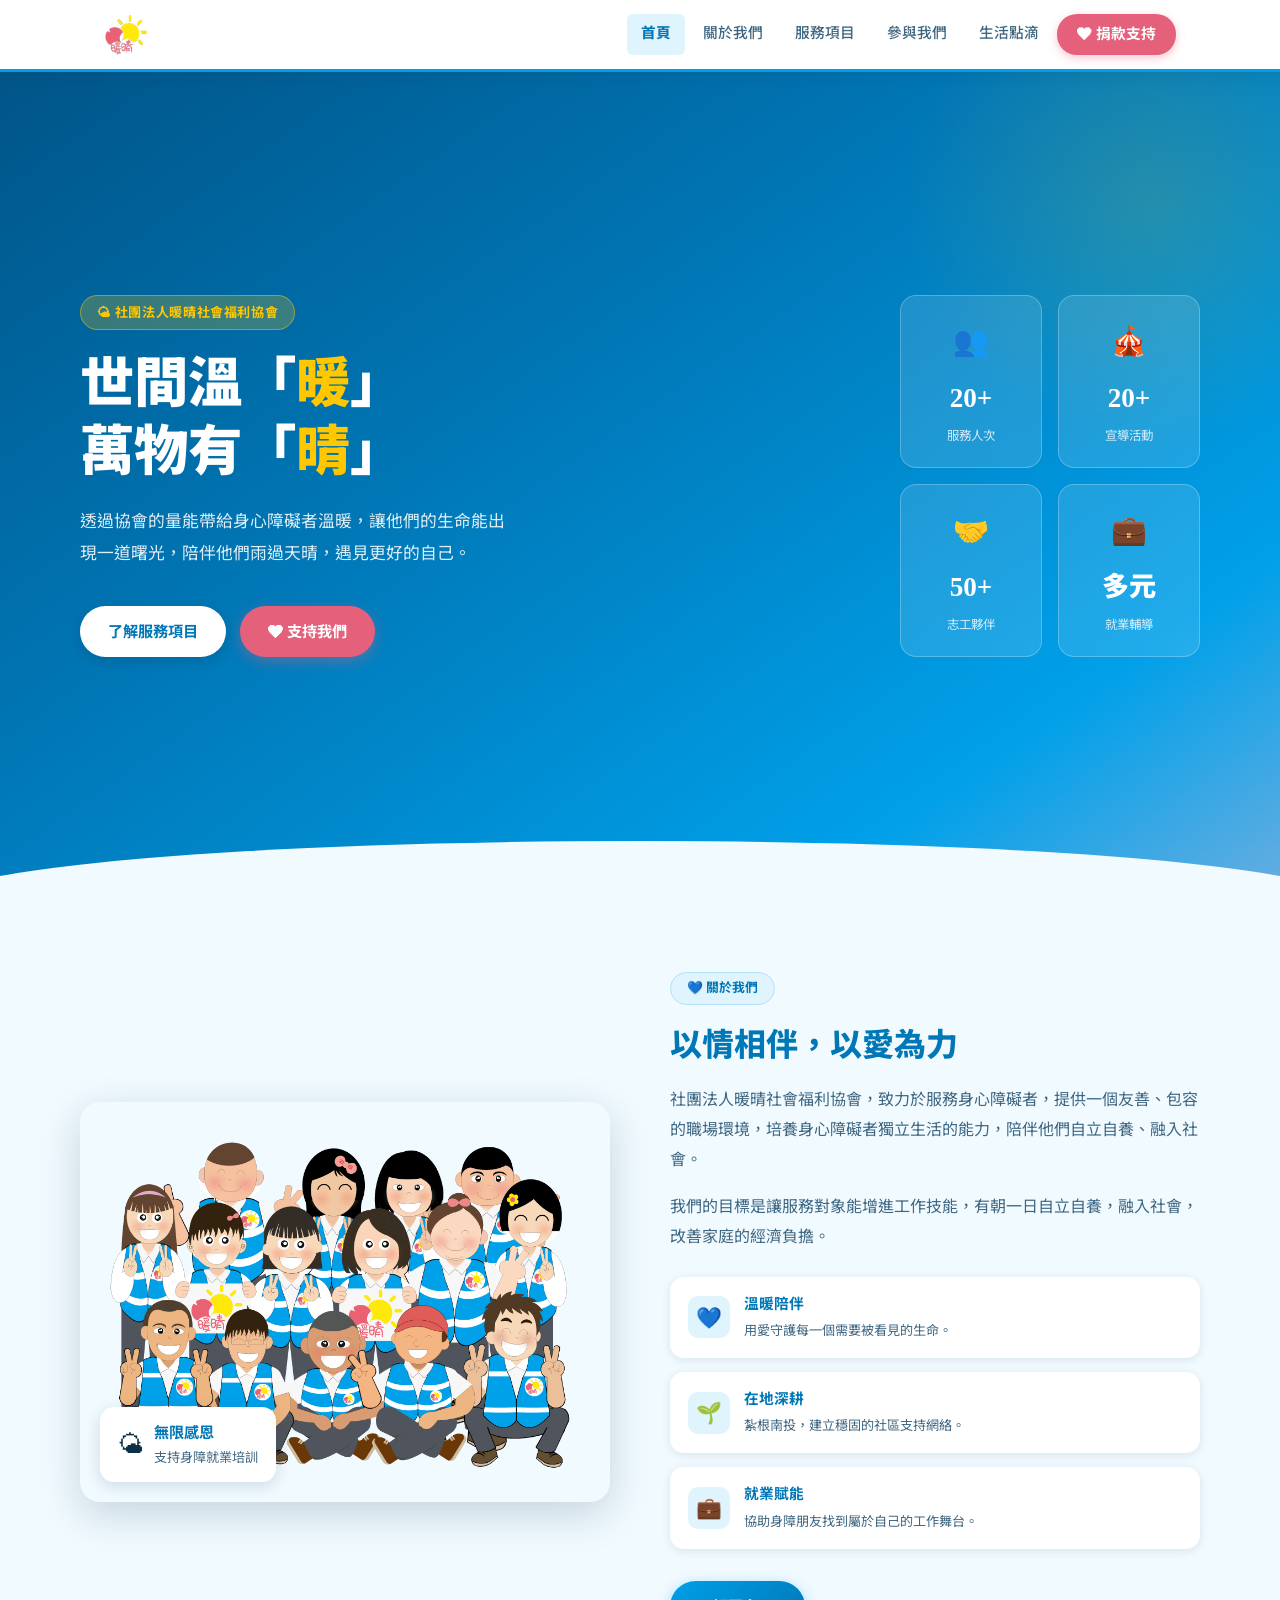
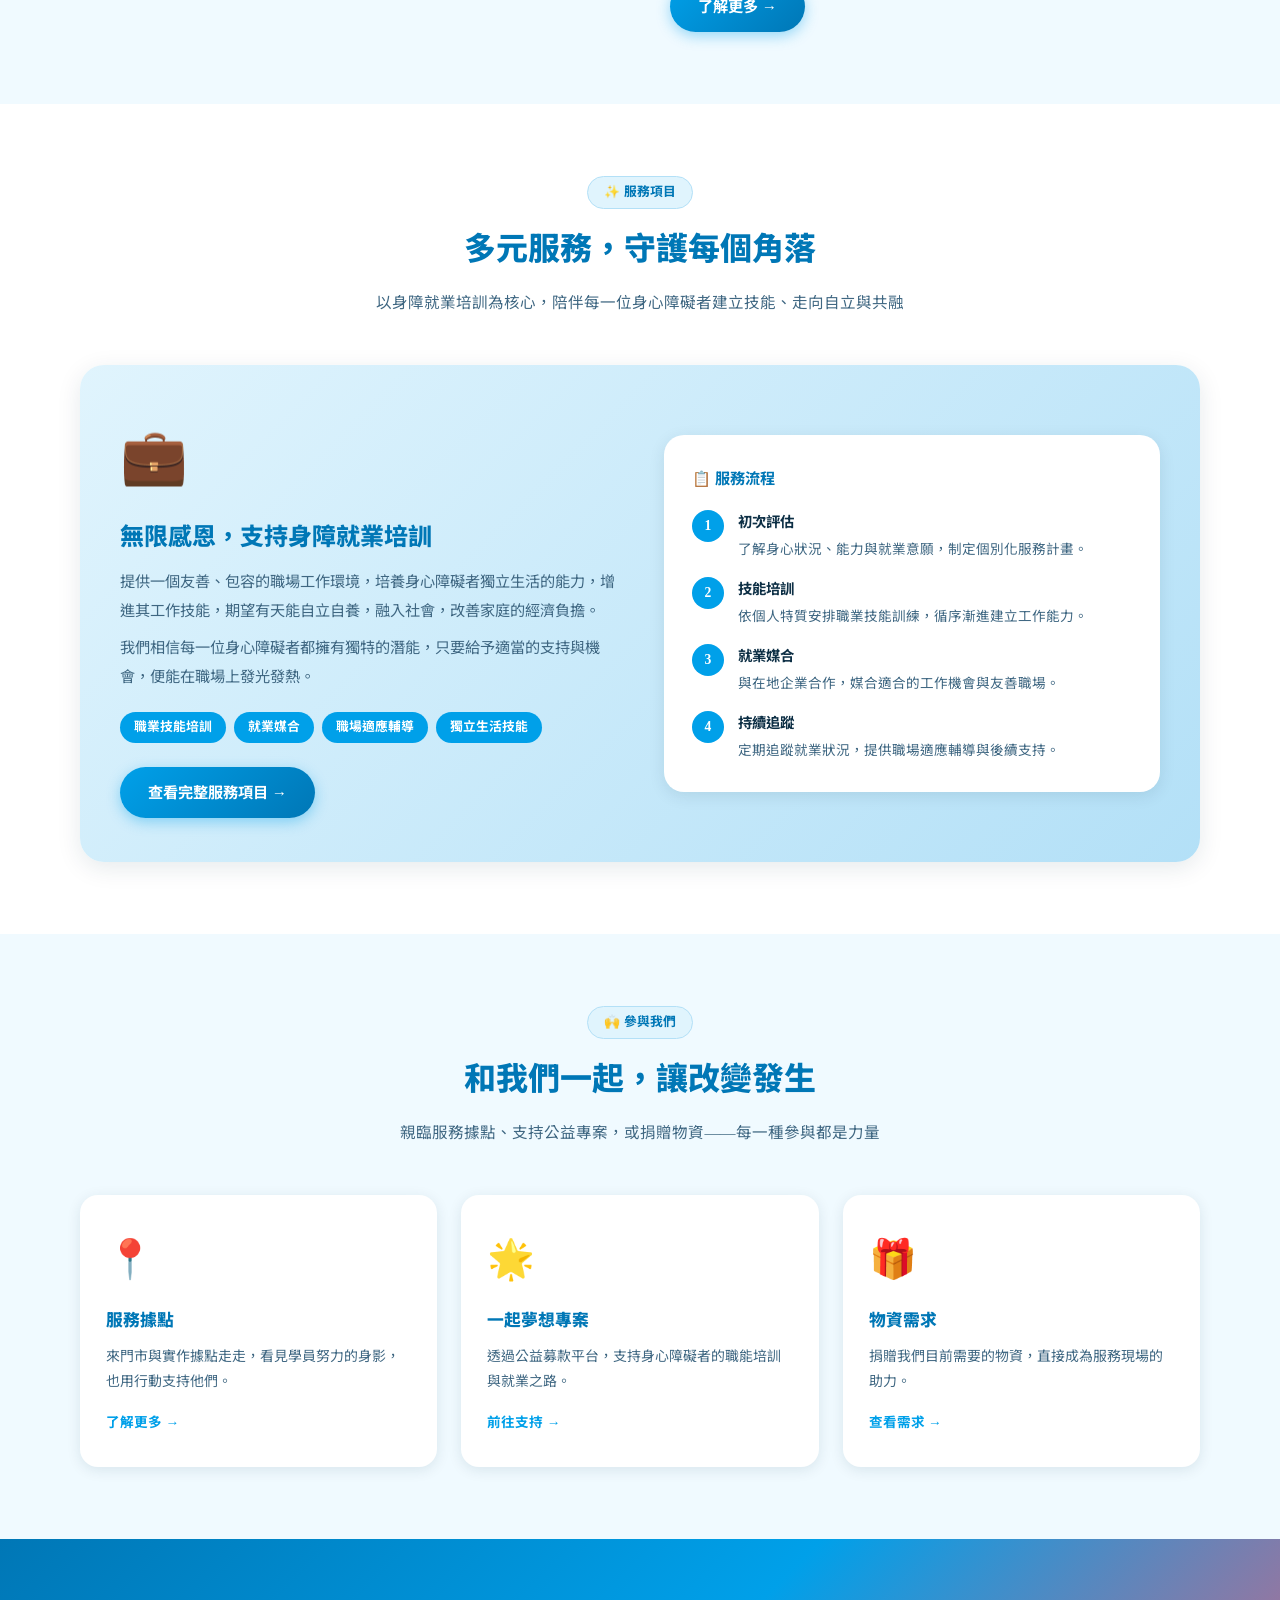
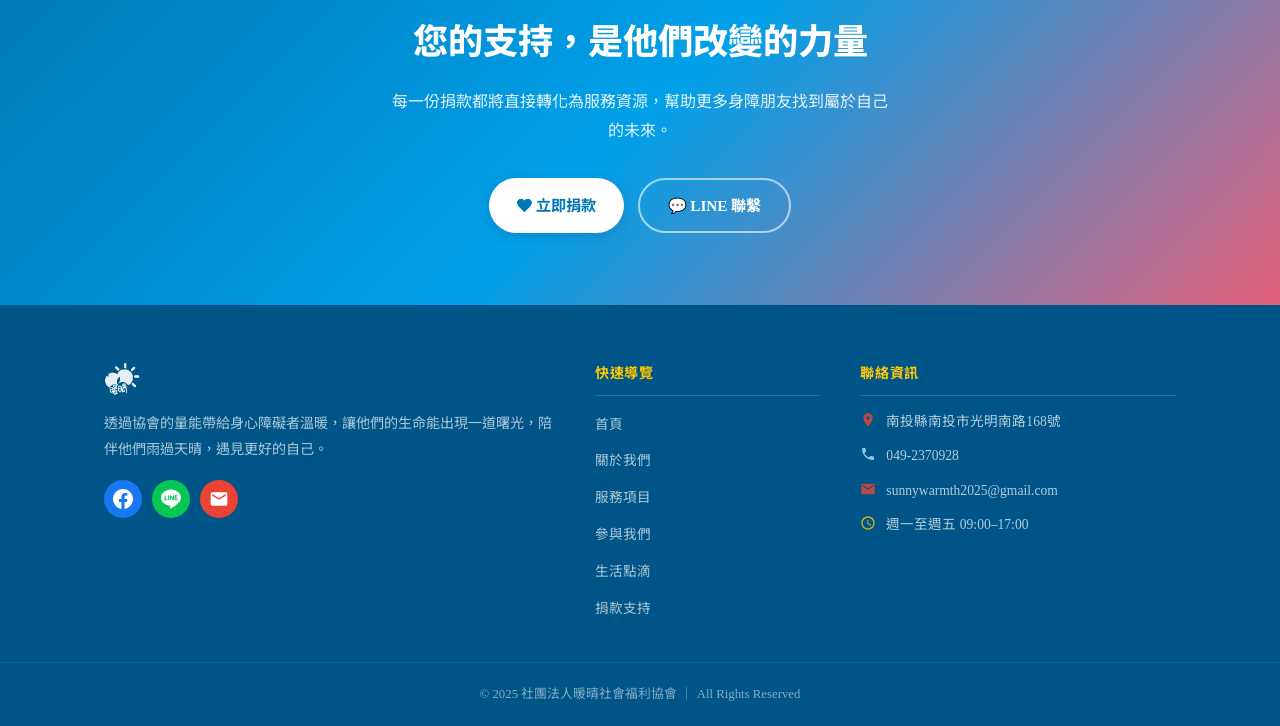
<file: index.html>
<!DOCTYPE html>
<html lang="zh-TW">
<head>
  <meta charset="UTF-8" />
  <meta name="viewport" content="width=device-width, initial-scale=1.0" />
  <title>社團法人暖晴社會福利協會</title>
  <meta name="description" content="社團法人暖晴社會福利協會｜立足南投草屯，以身心障礙者就業培訓為核心，陪伴身障學員建立技能、走向自立。歡迎認識我們的服務、生活點滴與捐款方式。" />
  <meta property="og:type" content="website" />
  <meta property="og:site_name" content="社團法人暖晴社會福利協會" />
  <meta property="og:title" content="社團法人暖晴社會福利協會" />
  <meta property="og:description" content="立足南投草屯，以身心障礙者就業培訓為核心，陪伴身障學員建立技能、走向自立。" />
  <meta property="og:image" content="https://sunnywarmth2025.com.tw/team-photo.png" />
  <meta property="og:url" content="https://sunnywarmth2025.com.tw/" />
  <meta property="og:locale" content="zh_TW" />
  <meta name="twitter:card" content="summary_large_image" />
  <link rel="icon" type="image/png" href="logo.png" />
  <link rel="apple-touch-icon" href="logo.png" />
  <link rel="stylesheet" href="style.css" />
  <style>
    /* Hero */
    .hero {
      min-height: calc(100vh - var(--nav-h));
      background: linear-gradient(145deg, var(--vest-darker) 0%, var(--vest-deep) 40%, var(--vest) 80%, #68AEE0 100%);
      display: flex; align-items: center;
      padding: 60px 24px 80px;
      position: relative; overflow: hidden;
    }
    .hero::after {
      content:''; position:absolute; bottom:-1px; left:0; right:0;
      height:60px; background:var(--vest-cream);
      clip-path:ellipse(55% 100% at 50% 100%);
    }
    .hero::before {
      content:''; position:absolute; top:-120px; right:-120px;
      width:500px; height:500px; border-radius:50%;
      background:radial-gradient(circle,rgba(255,199,0,.14) 0%,transparent 70%);
    }
    .hero-inner {
      max-width:1120px; margin:0 auto; width:100%;
      display:flex; align-items:center; gap:60px;
      position:relative; z-index:1;
    }
    .hero-text { flex:1; color:var(--white); }
    .hero-tag {
      display:inline-block;
      background:rgba(255,199,0,.22); color:var(--logo-yellow);
      border:1.5px solid rgba(255,199,0,.45);
      border-radius:20px; padding:5px 16px;
      font-size:.82rem; font-weight:700; margin-bottom:20px; letter-spacing:.05em;
    }
    .hero-title { font-size:clamp(2rem,4.5vw,3.4rem); font-weight:900; line-height:1.25; margin-bottom:20px; }
    .hero-title em { color:var(--logo-yellow); font-style:normal; }
    .hero-desc { font-size:1.05rem; opacity:.88; line-height:1.9; max-width:440px; margin-bottom:36px; }
    .hero-btns { display:flex; gap:14px; flex-wrap:wrap; }
    .hero-stats { display:grid; grid-template-columns:1fr 1fr; gap:16px; flex:0 0 300px; }
    .stat-card {
      background:rgba(255,255,255,.12); backdrop-filter:blur(8px);
      border:1px solid rgba(255,255,255,.25);
      border-radius:16px; padding:20px 16px; text-align:center; color:var(--white);
      transition:transform .2s;
    }
    .stat-card:hover { transform:translateY(-4px); }
    .stat-icon { font-size:1.8rem; margin-bottom:6px; }
    .stat-num  { font-size:1.7rem; font-weight:900; }
    .stat-label{ font-size:.78rem; opacity:.8; margin-top:2px; }

    /* About */
    .about-grid { display:grid; grid-template-columns:1fr 1fr; gap:60px; align-items:center; }
    .about-photo { border-radius:20px; overflow:hidden; box-shadow:0 12px 40px rgba(13,47,69,.18); position:relative; }
    .about-photo img { width:100%; height:400px; object-fit:cover; }
    .about-photo-badge {
      position:absolute; bottom:20px; left:20px;
      background:var(--white); border-radius:14px; padding:12px 18px;
      box-shadow:0 4px 16px rgba(13,47,69,.15);
      display:flex; align-items:center; gap:10px;
    }
    .badge-icon { font-size:1.6rem; }
    .badge-text { font-size:.82rem; color:var(--text-soft); }
    .badge-text strong { display:block; color:var(--vest-deep); font-size:.95rem; }
    .about-text p { color:var(--text-soft); margin-bottom:16px; line-height:1.9; }
    .about-values { display:flex; flex-direction:column; gap:14px; margin:24px 0 32px; }
    .value-row {
      display:flex; align-items:center; gap:14px;
      background:var(--white); border-radius:14px;
      padding:14px 18px; box-shadow:0 2px 10px var(--shadow);
    }
    .v-icon {
      width:42px; height:42px; border-radius:10px;
      background:var(--vest-pale);
      display:flex; align-items:center; justify-content:center;
      font-size:1.3rem; flex-shrink:0;
    }
    .value-row h4 { font-size:.92rem; font-weight:700; color:var(--vest-deep); margin-bottom:2px; }
    .value-row p  { font-size:.82rem; color:var(--text-soft); margin:0; }

    /* Services — 核心服務（首頁直接呈現） */
    .core-service-card {
      background:linear-gradient(135deg,var(--vest-pale),var(--vest-light));
      border-radius:24px; padding:44px 40px;
      display:grid; grid-template-columns:1fr 1fr; gap:48px; align-items:center;
      box-shadow:0 6px 24px var(--shadow);
    }
    .cs-icon { font-size:3.4rem; margin-bottom:14px; }
    .core-service-card h3 { font-size:1.5rem; font-weight:800; color:var(--vest-deep); margin-bottom:14px; line-height:1.4; }
    .core-service-card .cs-intro { color:var(--text-soft); line-height:1.9; margin-bottom:8px; font-size:.95rem; }
    .cs-tags { display:flex; flex-wrap:wrap; gap:8px; margin-top:20px; }
    .cs-tag { background:var(--vest); color:var(--white); border-radius:20px; padding:4px 14px; font-size:.8rem; font-weight:700; }
    .cs-steps-box { background:var(--white); border-radius:20px; padding:30px 28px; box-shadow:0 4px 16px var(--shadow); }
    .cs-steps-box h4 { font-size:.95rem; font-weight:700; color:var(--vest-deep); margin-bottom:18px; }
    .cs-steps { display:flex; flex-direction:column; gap:16px; }
    .cs-step { display:flex; align-items:flex-start; gap:14px; }
    .cs-num { width:32px; height:32px; border-radius:50%; background:var(--vest); color:var(--white);
      display:flex; align-items:center; justify-content:center; font-size:.85rem; font-weight:700; flex-shrink:0; }
    .cs-step h5 { font-size:.9rem; font-weight:700; color:var(--text-main); margin-bottom:2px; }
    .cs-step p { font-size:.85rem; color:var(--text-soft); line-height:1.7; margin:2px 0 0; }
    @media(max-width:900px){ .core-service-card { grid-template-columns:1fr; padding:32px 24px; gap:32px; } }

    /* 參與我們 teaser */
    .join-grid { display:grid; grid-template-columns:repeat(3,1fr); gap:24px; }
    .join-card { background:var(--white); border-radius:18px; padding:30px 26px; box-shadow:0 3px 14px var(--shadow);
      transition:transform .25s, box-shadow .25s; display:block; }
    .join-card:hover { transform:translateY(-6px); box-shadow:0 12px 30px rgba(13,47,69,.14); }
    .join-icon { font-size:2.4rem; margin-bottom:12px; }
    .join-card h3 { font-size:1.05rem; font-weight:800; color:var(--vest-deep); margin-bottom:8px; }
    .join-card p  { font-size:.87rem; color:var(--text-soft); line-height:1.8; margin-bottom:14px; }
    .join-link { font-size:.85rem; color:var(--vest); font-weight:700; }
    .join-card:hover .join-link { text-decoration:underline; }

    /* CTA */
    .cta-banner { background:linear-gradient(135deg,var(--vest-deep) 0%,var(--vest) 50%,var(--logo-pink) 100%); color:var(--white); text-align:center; padding:72px 24px; }
    .cta-banner h2 { font-size:clamp(1.6rem,3vw,2.2rem); font-weight:800; margin-bottom:14px; }
    .cta-banner p  { opacity:.88; max-width:500px; margin:0 auto 32px; font-size:1rem; }
    .cta-buttons   { display:flex; gap:14px; justify-content:center; flex-wrap:wrap; }

    @media(max-width:900px){
      .hero-inner { flex-direction:column; }
      .hero-stats { flex:none; width:100%; grid-template-columns:repeat(4,1fr); }
      .stat-card:nth-child(2),.stat-card:nth-child(3){ margin-top:0; }
      .about-grid,.join-grid { grid-template-columns:1fr; }
    }
    @media(max-width:480px){
      .hero-stats { grid-template-columns:1fr 1fr; }
    }
    /* 首頁彈出公告（內容在後台「彈出公告」設定） */
    .promo-overlay { position: fixed; inset: 0; z-index: 2000; background: rgba(13,47,69,0.65);
      display: none; align-items: center; justify-content: center; padding: 16px; }
    .promo-overlay.open { display: flex; }
    .promo-box { position: relative; background: var(--white); border-radius: 16px; width: min(440px, 100%);
      max-height: calc(100vh - 32px); overflow: auto; box-shadow: 0 12px 40px rgba(0,0,0,0.3); }
    .promo-box img { display: block; width: 100%; height: auto; max-height: 62vh; object-fit: contain; background: var(--white); border-radius: 16px 16px 0 0; }
    .promo-body { padding: 16px 20px 20px; text-align: center; }
    .promo-body h3 { color: var(--vest-deep); font-size: 1.15rem; margin: 0 0 6px; }
    .promo-body p { color: var(--text-soft); margin: 0 0 14px; font-size: 0.95rem; }
    .promo-btn { display: inline-block; background: var(--red); color: var(--white); text-decoration: none;
      font-weight: bold; padding: 10px 28px; border-radius: 999px; }
    .promo-btn:hover { filter: brightness(1.08); }
    .promo-close { position: absolute; top: 8px; right: 8px; width: 36px; height: 36px; border: none; border-radius: 50%;
      background: rgba(0,0,0,0.55); color: var(--white); font-size: 20px; line-height: 36px; cursor: pointer; }
  </style>
</head>
<body>

<nav class="site-nav">
  <div class="nav-inner">
    <a href="index.html" class="nav-logo">
      <img src="logo.png" alt="暖晴社會福利協會 Logo" />
    </a>
    <div class="nav-links">
      <a href="index.html" class="active">首頁</a>
      <a href="about.html">關於我們</a>
      <a href="services.html">服務項目</a>
      <a href="participate.html">參與我們</a>
      <a href="gallery.html">生活點滴</a>
      <a href="donate.html" class="nav-cta">❤ 捐款支持</a>
    </div>
    <button class="nav-hamburger" id="hamburger" aria-label="選單"><span></span><span></span><span></span></button>
  </div>
</nav>
<div class="mobile-nav" id="mobile-nav">
  <a href="index.html">首頁</a>
  <a href="about.html">關於我們</a>
  <a href="services.html">服務項目</a>
  <a href="participate.html">參與我們</a>
      <a href="gallery.html">生活點滴</a>
  <a href="donate.html" class="mobile-cta">❤ 捐款支持</a>
</div>

<!-- Hero -->
<section class="hero">
  <div class="hero-inner">
    <div class="hero-text">
      <div class="hero-tag">🌤 社團法人暖晴社會福利協會</div>
      <h1 class="hero-title">世間溫「<em>暖</em>」<br>萬物有「<em>晴</em>」</h1>
      <p class="hero-desc">透過協會的量能帶給身心障礙者溫暖，讓他們的生命能出現一道曙光，陪伴他們雨過天晴，遇見更好的自己。</p>
      <div class="hero-btns">
        <a href="services.html" class="btn btn-white">了解服務項目</a>
        <a href="donate.html"   class="btn btn-pink">❤ 支持我們</a>
      </div>
    </div>
    <div class="hero-stats">
      <div class="stat-card"><div class="stat-icon">👥</div><div class="stat-num">20+</div><div class="stat-label">服務人次</div></div>
      <div class="stat-card"><div class="stat-icon">🎪</div><div class="stat-num">20+</div><div class="stat-label">宣導活動</div></div>
      <div class="stat-card"><div class="stat-icon">🤝</div><div class="stat-num">50+</div><div class="stat-label">志工夥伴</div></div>
      <div class="stat-card"><div class="stat-icon">💼</div><div class="stat-num">多元</div><div class="stat-label">就業輔導</div></div>
    </div>
  </div>
</section>

<!-- 關於我們 -->
<section class="section" style="background:var(--vest-cream)">
  <div class="container">
    <div class="about-grid">
      <div class="about-photo">
        <img src="team-photo.png" alt="暖晴協會工作團隊" />
        <div class="about-photo-badge">
          <span class="badge-icon">🌤</span>
          <div class="badge-text"><strong>無限感恩</strong>支持身障就業培訓</div>
        </div>
      </div>
      <div class="about-text">
        <span class="section-badge">💙 關於我們</span>
        <h2 class="section-title">以情相伴，以愛為力</h2>
        <p>社團法人暖晴社會福利協會，致力於服務身心障礙者，提供一個友善、包容的職場環境，培養身心障礙者獨立生活的能力，陪伴他們自立自養、融入社會。</p>
        <p>我們的目標是讓服務對象能增進工作技能，有朝一日自立自養，融入社會，改善家庭的經濟負擔。</p>
        <div class="about-values">
          <div class="value-row"><div class="v-icon">💙</div><div><h4>溫暖陪伴</h4><p>用愛守護每一個需要被看見的生命。</p></div></div>
          <div class="value-row"><div class="v-icon">🌱</div><div><h4>在地深耕</h4><p>紮根南投，建立穩固的社區支持網絡。</p></div></div>
          <div class="value-row"><div class="v-icon">💼</div><div><h4>就業賦能</h4><p>協助身障朋友找到屬於自己的工作舞台。</p></div></div>
        </div>
        <a href="about.html" class="btn btn-primary">了解更多 →</a>
      </div>
    </div>
  </div>
</section>

<!-- 服務項目 -->
<section class="section section-light">
  <div class="container">
    <div class="section-head-center">
      <span class="section-badge">✨ 服務項目</span>
      <h2 class="section-title">多元服務，守護每個角落</h2>
      <p class="section-desc">以身障就業培訓為核心，陪伴每一位身心障礙者建立技能、走向自立與共融</p>
    </div>
    <div class="core-service-card">
      <div>
        <div class="cs-icon">💼</div>
        <h3>無限感恩，支持身障就業培訓</h3>
        <p class="cs-intro">提供一個友善、包容的職場工作環境，培養身心障礙者獨立生活的能力，增進其工作技能，期望有天能自立自養，融入社會，改善家庭的經濟負擔。</p>
        <p class="cs-intro">我們相信每一位身心障礙者都擁有獨特的潛能，只要給予適當的支持與機會，便能在職場上發光發熱。</p>
        <div class="cs-tags">
          <span class="cs-tag">職業技能培訓</span>
          <span class="cs-tag">就業媒合</span>
          <span class="cs-tag">職場適應輔導</span>
          <span class="cs-tag">獨立生活技能</span>
        </div>
        <a href="services.html" class="btn btn-primary" style="margin-top:24px">查看完整服務項目 →</a>
      </div>
      <div class="cs-steps-box">
        <h4>📋 服務流程</h4>
        <div class="cs-steps">
          <div class="cs-step"><div class="cs-num">1</div><div><h5>初次評估</h5><p>了解身心狀況、能力與就業意願，制定個別化服務計畫。</p></div></div>
          <div class="cs-step"><div class="cs-num">2</div><div><h5>技能培訓</h5><p>依個人特質安排職業技能訓練，循序漸進建立工作能力。</p></div></div>
          <div class="cs-step"><div class="cs-num">3</div><div><h5>就業媒合</h5><p>與在地企業合作，媒合適合的工作機會與友善職場。</p></div></div>
          <div class="cs-step"><div class="cs-num">4</div><div><h5>持續追蹤</h5><p>定期追蹤就業狀況，提供職場適應輔導與後續支持。</p></div></div>
        </div>
      </div>
    </div>
  </div>
</section>

<!-- 參與我們 -->
<section class="section" style="background:var(--vest-cream)">
  <div class="container">
    <div class="section-head-center">
      <span class="section-badge">🙌 參與我們</span>
      <h2 class="section-title">和我們一起，讓改變發生</h2>
      <p class="section-desc">親臨服務據點、支持公益專案，或捐贈物資——每一種參與都是力量</p>
    </div>
    <div class="join-grid">
      <a href="participate.html" class="join-card">
        <div class="join-icon">📍</div>
        <h3>服務據點</h3>
        <p>來門市與實作據點走走，看見學員努力的身影，也用行動支持他們。</p>
        <span class="join-link">了解更多 →</span>
      </a>
      <a href="participate.html" class="join-card">
        <div class="join-icon">🌟</div>
        <h3>一起夢想專案</h3>
        <p>透過公益募款平台，支持身心障礙者的職能培訓與就業之路。</p>
        <span class="join-link">前往支持 →</span>
      </a>
      <a href="participate.html" class="join-card">
        <div class="join-icon">🎁</div>
        <h3>物資需求</h3>
        <p>捐贈我們目前需要的物資，直接成為服務現場的助力。</p>
        <span class="join-link">查看需求 →</span>
      </a>
    </div>
  </div>
</section>

<!-- 捐款 CTA -->
<section class="cta-banner">
  <h2>您的支持，是他們改變的力量</h2>
  <p>每一份捐款都將直接轉化為服務資源，幫助更多身障朋友找到屬於自己的未來。</p>
  <div class="cta-buttons">
    <a href="donate.html" class="btn btn-white">❤ 立即捐款</a>
    <a href="https://lin.ee/Nr1C5TR" target="_blank" rel="noopener" class="btn btn-outline" style="border-color:rgba(255,255,255,.6);color:var(--white)">💬 LINE 聯繫</a>
  </div>
</section>

<!-- Footer -->
<footer class="site-footer">
  <div class="footer-top">
    <div class="footer-brand">
      <img src="logo.png" alt="暖晴社會福利協會" />
      <p>透過協會的量能帶給身心障礙者溫暖，讓他們的生命能出現一道曙光，陪伴他們雨過天晴，遇見更好的自己。</p>
      <div class="footer-socials">
        <a href="https://www.facebook.com/profile.php?id=61579261374634" target="_blank" rel="noopener" title="Facebook" class="social-fb">
          <svg viewBox="0 0 24 24" fill="currentColor" aria-hidden="true"><path d="M24 12.073c0-6.627-5.373-12-12-12s-12 5.373-12 12c0 5.99 4.388 10.954 10.125 11.854v-8.385H7.078v-3.47h3.047V9.43c0-3.007 1.792-4.669 4.533-4.669 1.312 0 2.686.235 2.686.235v2.953H15.83c-1.491 0-1.956.925-1.956 1.874v2.25h3.328l-.532 3.47h-2.796v8.385C19.612 23.027 24 18.062 24 12.073z"/></svg>
        </a>
        <a href="https://lin.ee/Nr1C5TR" target="_blank" rel="noopener" title="LINE OA" class="social-line">
          <svg viewBox="0 0 24 24" fill="currentColor" aria-hidden="true"><path d="M19.365 9.863c.349 0 .63.285.63.631 0 .345-.281.63-.63.63H17.61v1.125h1.755c.349 0 .63.283.63.63 0 .344-.281.629-.63.629h-2.386c-.345 0-.627-.285-.627-.629V8.108c0-.345.282-.63.627-.63h2.386c.349 0 .63.285.63.63 0 .349-.281.63-.63.63H17.61v1.125h1.755zm-3.855 3.016c0 .27-.174.51-.432.596-.064.021-.133.031-.199.031-.211 0-.391-.09-.51-.25l-2.443-3.317v2.94c0 .344-.279.629-.631.629-.346 0-.626-.285-.626-.629V8.108c0-.27.173-.51.43-.595.06-.023.136-.033.194-.033.195 0 .375.104.495.254l2.462 3.33V8.108c0-.345.282-.63.63-.63.345 0 .63.285.63.63v4.771zm-5.741 0c0 .344-.282.629-.631.629-.345 0-.627-.285-.627-.629V8.108c0-.345.282-.63.627-.63.349 0 .631.285.631.63v4.771zm-2.466.629H4.917c-.345 0-.63-.285-.63-.629V8.108c0-.345.285-.63.63-.63.348 0 .63.285.63.63v4.141h1.756c.348 0 .629.283.629.63 0 .344-.281.629-.629.629M24 10.314C24 4.943 18.615.572 12 .572S0 4.943 0 10.314c0 4.811 4.27 8.842 10.035 9.608.391.082.923.258 1.058.59.12.301.079.766.038 1.08l-.164 1.02c-.045.301-.24 1.186 1.049.645 1.291-.539 6.916-4.078 9.436-6.975C23.176 14.393 24 12.458 24 10.314"/></svg>
        </a>
        <a href="mailto:sunnywarmth2025@gmail.com" title="Email" class="social-mail">
          <svg viewBox="0 0 24 24" fill="currentColor" aria-hidden="true"><path d="M20 4H4c-1.1 0-2 .9-2 2v12c0 1.1.9 2 2 2h16c1.1 0 2-.9 2-2V6c0-1.1-.9-2-2-2zm0 4l-8 5-8-5V6l8 5 8-5v2z"/></svg>
        </a>
      </div>
    </div>
    <div class="footer-col"><h4>快速導覽</h4><ul><li><a href="index.html">首頁</a></li><li><a href="about.html">關於我們</a></li><li><a href="services.html">服務項目</a></li><li><a href="participate.html">參與我們</a></li><li><a href="gallery.html">生活點滴</a></li><li><a href="donate.html">捐款支持</a></li></ul></div>
    <div class="footer-col"><h4>聯絡資訊</h4>
      <div class="footer-contact-item"><span class="ico ico-maps"><svg viewBox="0 0 24 24" fill="currentColor" aria-hidden="true"><path d="M12 2C8.13 2 5 5.13 5 9c0 5.25 7 13 7 13s7-7.75 7-13c0-3.87-3.13-7-7-7zm0 9.5c-1.38 0-2.5-1.12-2.5-2.5s1.12-2.5 2.5-2.5 2.5 1.12 2.5 2.5-1.12 2.5-2.5 2.5z"/></svg></span><span><a href="https://maps.google.com/?q=南投縣南投市光明南路168號" target="_blank" rel="noopener" style="color:inherit">南投縣南投市光明南路168號</a></span></div>
      <div class="footer-contact-item"><span class="ico ico-phone"><svg viewBox="0 0 24 24" fill="currentColor" aria-hidden="true"><path d="M6.62 10.79c1.44 2.83 3.76 5.14 6.59 6.59l2.2-2.2c.27-.27.67-.36 1.02-.24 1.12.37 2.33.57 3.57.57.55 0 1 .45 1 1V20c0 .55-.45 1-1 1-9.39 0-17-7.61-17-17 0-.55.45-1 1-1h3.5c.55 0 1 .45 1 1 0 1.25.2 2.45.57 3.57.11.35.03.74-.25 1.02l-2.2 2.2z"/></svg></span><span>049-2370928</span></div>
      <div class="footer-contact-item"><span class="ico ico-mail"><svg viewBox="0 0 24 24" fill="currentColor" aria-hidden="true"><path d="M20 4H4c-1.1 0-2 .9-2 2v12c0 1.1.9 2 2 2h16c1.1 0 2-.9 2-2V6c0-1.1-.9-2-2-2zm0 4l-8 5-8-5V6l8 5 8-5v2z"/></svg></span><span>sunnywarmth2025@gmail.com</span></div>
      <div class="footer-contact-item"><span class="ico ico-clock"><svg viewBox="0 0 24 24" fill="currentColor" aria-hidden="true"><path d="M11.99 2C6.47 2 2 6.48 2 12s4.47 10 9.99 10C17.52 22 22 17.52 22 12S17.52 2 11.99 2zM12 20c-4.42 0-8-3.58-8-8s3.58-8 8-8 8 3.58 8 8-3.58 8-8 8zm.5-13H11v6l5.25 3.15.75-1.23-4.5-2.67V7z"/></svg></span><span>週一至週五 09:00–17:00</span></div>
    </div>
  </div>
  <div class="footer-bottom"><p>© 2025 社團法人暖晴社會福利協會 ｜ All Rights Reserved</p></div>
</footer>

<!-- 首頁彈出公告：內容在後台「彈出公告」設定 -->
<div class="promo-overlay" id="promo" role="dialog" aria-modal="true" aria-labelledby="promo-title">
  <div class="promo-box">
    <button class="promo-close" id="promo-close" aria-label="關閉">✕</button>
    <a id="promo-img-link" target="_blank" rel="noopener"><img id="promo-img" alt="" /></a>
    <div class="promo-body">
      <h3 id="promo-title"></h3>
      <p id="promo-text"></p>
      <a class="promo-btn" id="promo-btn" target="_blank" rel="noopener"></a>
    </div>
  </div>
</div>

<script src="db.js"></script>
<script>
document.getElementById('hamburger').addEventListener('click', function(){
  this.classList.toggle('open');
  const m = document.getElementById('mobile-nav');
  m.classList.toggle('open');
  document.body.style.overflow = m.classList.contains('open') ? 'hidden' : '';
});

/* 首頁彈出公告：內容在後台「彈出公告」設定（資料表 popups）。
   顯示「已啟用、且現在在開始～結束時間內」的第一則；同一次瀏覽只跳一次。
   連不上資料庫或沒有公告時，什麼都不顯示。 */
(async function () {
  if (!window.fetchTable) return;
  const rows = await fetchTable('popups');
  if (!rows) return;
  const now = new Date();
  const p = rows.find(r => r.enabled !== false
    && (!r.start_at || new Date(r.start_at) <= now)
    && (!r.end_at || new Date(r.end_at) > now));
  if (!p) return;
  const key = 'popup-seen-' + p.id;
  try { if (sessionStorage.getItem(key)) return; } catch (e) {}
  const box = document.getElementById('promo');
  const img = document.getElementById('promo-img');
  const imgLink = document.getElementById('promo-img-link');
  const btn = document.getElementById('promo-btn');
  const link = /^https?:\/\//i.test(p.link || '') ? p.link : '';
  if (p.image) { img.src = p.image; img.alt = p.title || ''; } else { imgLink.style.display = 'none'; }
  if (link) imgLink.href = link; else imgLink.removeAttribute('href');
  document.getElementById('promo-title').textContent = p.title || '';
  document.getElementById('promo-text').textContent = p.description || '';
  if (!p.description) document.getElementById('promo-text').style.display = 'none';
  if (link) { btn.textContent = p.button_text || '立即前往'; btn.href = link; } else { btn.style.display = 'none'; }
  function close() {
    box.classList.remove('open');
    document.body.style.overflow = '';
    try { sessionStorage.setItem(key, '1'); } catch (e) {}
  }
  document.getElementById('promo-close').addEventListener('click', close);
  btn.addEventListener('click', close);
  imgLink.addEventListener('click', () => { if (link) close(); });
  box.addEventListener('click', e => { if (e.target === box) close(); });
  document.addEventListener('keydown', e => { if (e.key === 'Escape' && box.classList.contains('open')) close(); });
  box.classList.add('open');
  document.body.style.overflow = 'hidden';
  document.getElementById('promo-close').focus();
})();
</script>
</body>
</html>
</file>
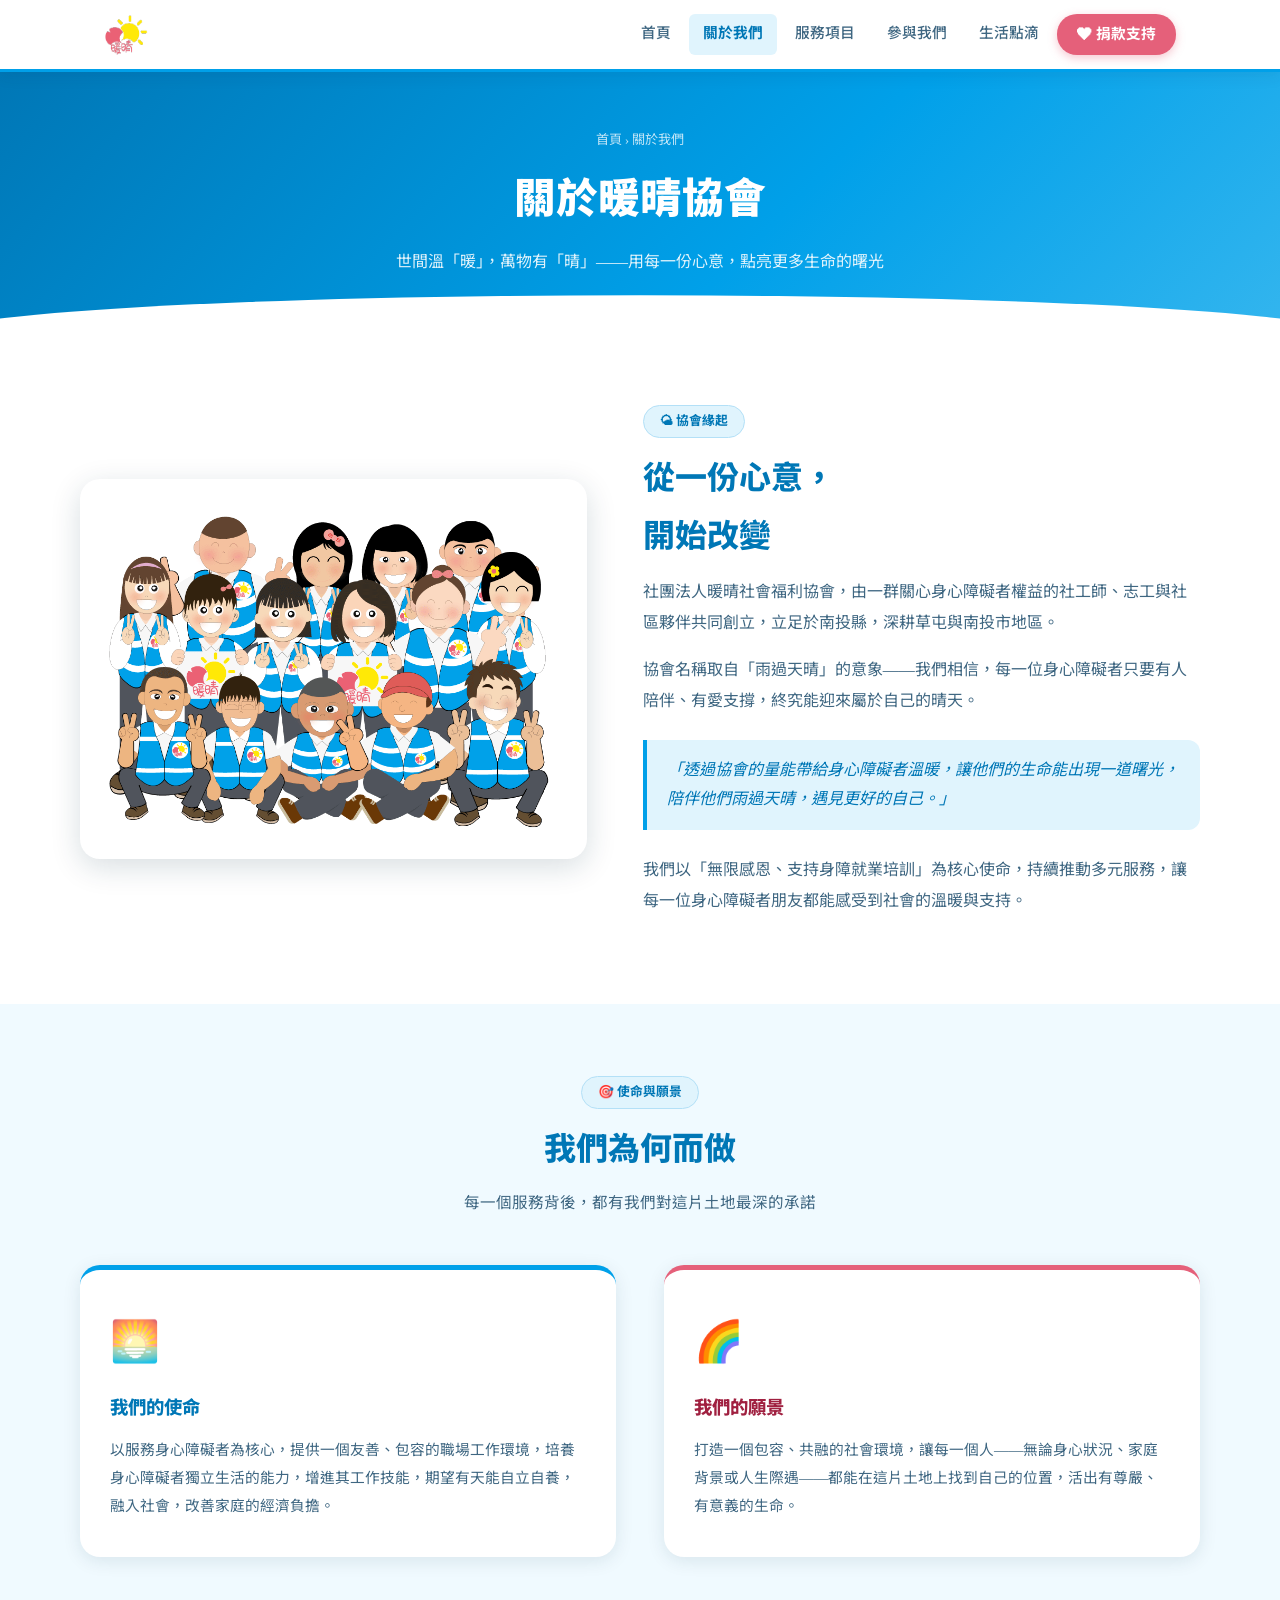
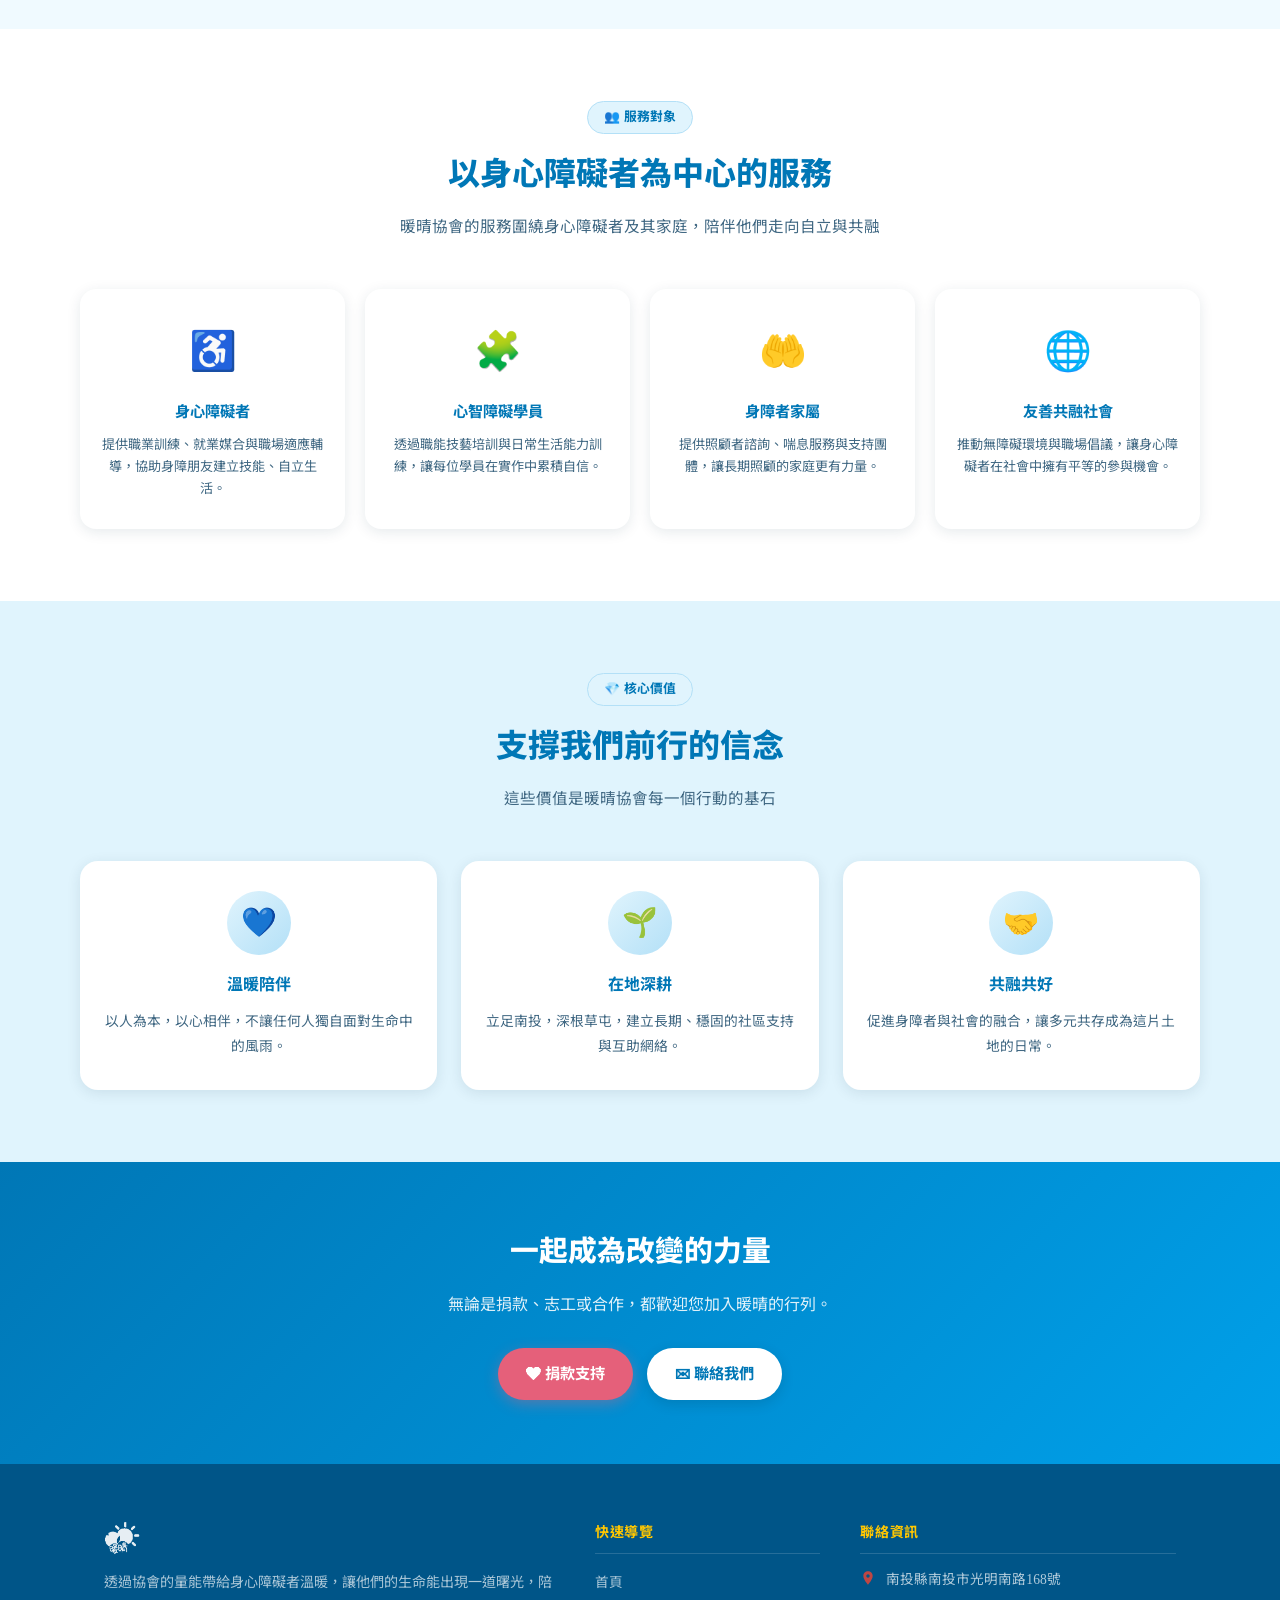
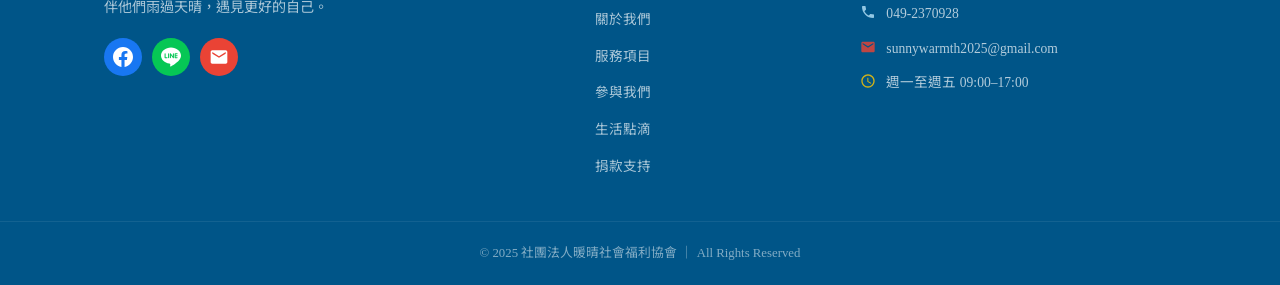
<file: about.html>
<!DOCTYPE html>
<html lang="zh-TW">
<head>
  <meta charset="UTF-8" />
  <meta name="viewport" content="width=device-width, initial-scale=1.0" />
  <title>關於我們｜社團法人暖晴社會福利協會</title>
  <meta name="description" content="認識暖晴協會——我們的緣起、使命願景與核心價值，以服務身心障礙者為中心，陪伴他們雨過天晴、自立自養。" />
  <meta property="og:type" content="website" />
  <meta property="og:site_name" content="社團法人暖晴社會福利協會" />
  <meta property="og:title" content="關於我們｜社團法人暖晴社會福利協會" />
  <meta property="og:description" content="我們的緣起、使命願景與核心價值，以服務身心障礙者為中心，陪伴他們雨過天晴、自立自養。" />
  <meta property="og:image" content="https://sunnywarmth2025.com.tw/team-photo.png" />
  <meta property="og:url" content="https://sunnywarmth2025.com.tw/about.html" />
  <meta property="og:locale" content="zh_TW" />
  <meta name="twitter:card" content="summary_large_image" />
  <link rel="icon" type="image/png" href="logo.png" />
  <link rel="apple-touch-icon" href="logo.png" />
  <link rel="stylesheet" href="style.css" />
  <style>
    .mission-grid { display:grid; grid-template-columns:1fr 1fr; gap:48px; align-items:start; }
    .mission-card {
      background:var(--white); border-radius:20px;
      padding:36px 30px; box-shadow:0 4px 18px var(--shadow);
      border-top:5px solid var(--vest);
    }
    .mission-card:nth-child(2) { border-top-color:var(--logo-pink); }
    .mission-card .m-icon { font-size:2.5rem; margin-bottom:14px; }
    .mission-card h3 { font-size:1.15rem; font-weight:800; color:var(--vest-deep); margin-bottom:12px; }
    .mission-card:nth-child(2) h3 { color:#a02040; }
    .mission-card p  { font-size:.92rem; color:var(--text-soft); line-height:1.9; }

    .targets-grid { display:grid; grid-template-columns:repeat(4,1fr); gap:20px; }
    .target-card {
      background:var(--white); border-radius:16px;
      padding:28px 20px; text-align:center;
      box-shadow:0 3px 14px var(--shadow);
      transition:transform .2s;
    }
    .target-card:hover { transform:translateY(-4px); }
    .target-card .t-icon { font-size:2.4rem; margin-bottom:12px; }
    .target-card h4 { font-size:.95rem; font-weight:700; color:var(--vest-deep); margin-bottom:8px; }
    .target-card p  { font-size:.82rem; color:var(--text-soft); line-height:1.7; }

    .story-layout { display:grid; grid-template-columns:1fr 1.1fr; gap:56px; align-items:center; }
    .story-img { border-radius:20px; overflow:hidden; box-shadow:0 8px 30px rgba(13,47,69,.16); }
    .story-img img { width:100%; height:380px; object-fit:cover; }
    .story-text p { color:var(--text-soft); line-height:1.95; margin-bottom:16px; }
    .story-text blockquote {
      border-left:4px solid var(--vest); padding:16px 20px;
      background:var(--vest-pale); border-radius:0 12px 12px 0;
      font-style:italic; color:var(--vest-deep); font-size:1rem; margin:24px 0;
    }

    .values-row { display:grid; grid-template-columns:repeat(3,1fr); gap:24px; }
    .value-card {
      background:var(--white); border-radius:18px; padding:30px 24px;
      box-shadow:0 3px 14px var(--shadow); text-align:center;
      transition:transform .2s;
    }
    .value-card:hover { transform:translateY(-4px); }
    .value-card .vc-icon {
      width:64px; height:64px; border-radius:50%;
      background:linear-gradient(135deg,var(--vest-pale),var(--vest-light));
      display:flex; align-items:center; justify-content:center;
      font-size:1.8rem; margin:0 auto 16px;
    }
    .value-card h4 { font-size:1rem; font-weight:700; color:var(--vest-deep); margin-bottom:10px; }
    .value-card p  { font-size:.86rem; color:var(--text-soft); line-height:1.8; }

    @media(max-width:768px){
      .mission-grid,.story-layout,.values-row { grid-template-columns:1fr; }
      .targets-grid { grid-template-columns:1fr 1fr; }
    }
  </style>
</head>
<body>

<nav class="site-nav">
  <div class="nav-inner">
    <a href="index.html" class="nav-logo"><img src="logo.png" alt="暖晴社會福利協會 Logo" /></a>
    <div class="nav-links">
      <a href="index.html">首頁</a>
      <a href="about.html" class="active">關於我們</a>
      <a href="services.html">服務項目</a>
      <a href="participate.html">參與我們</a>
      <a href="gallery.html">生活點滴</a>
      <a href="donate.html" class="nav-cta">❤ 捐款支持</a>
    </div>
    <button class="nav-hamburger" id="hamburger" aria-label="選單"><span></span><span></span><span></span></button>
  </div>
</nav>
<div class="mobile-nav" id="mobile-nav">
  <a href="index.html">首頁</a>
  <a href="about.html">關於我們</a>
  <a href="services.html">服務項目</a>
  <a href="participate.html">參與我們</a>
      <a href="gallery.html">生活點滴</a>
  <a href="donate.html" class="mobile-cta">❤ 捐款支持</a>
</div>

<!-- Page Hero -->
<div class="page-hero">
  <div class="breadcrumb">首頁 › 關於我們</div>
  <h1>關於暖晴協會</h1>
  <p>世間溫「暖」，萬物有「晴」——用每一份心意，點亮更多生命的曙光</p>
</div>

<!-- 協會緣起 -->
<section class="section section-light">
  <div class="container">
    <div class="story-layout">
      <div class="story-img">
        <img src="team-photo.png" alt="暖晴協會工作團隊" />
      </div>
      <div class="story-text">
        <span class="section-badge">🌤 協會緣起</span>
        <h2 class="section-title">從一份心意，<br>開始改變</h2>
        <p>社團法人暖晴社會福利協會，由一群關心身心障礙者權益的社工師、志工與社區夥伴共同創立，立足於南投縣，深耕草屯與南投市地區。</p>
        <p>協會名稱取自「雨過天晴」的意象——我們相信，每一位身心障礙者只要有人陪伴、有愛支撐，終究能迎來屬於自己的晴天。</p>
        <blockquote>
          「透過協會的量能帶給身心障礙者溫暖，讓他們的生命能出現一道曙光，陪伴他們雨過天晴，遇見更好的自己。」
        </blockquote>
        <p>我們以「無限感恩、支持身障就業培訓」為核心使命，持續推動多元服務，讓每一位身心障礙者朋友都能感受到社會的溫暖與支持。</p>
      </div>
    </div>
  </div>
</section>

<!-- 使命與願景 -->
<section class="section" style="background:var(--vest-cream)">
  <div class="container">
    <div class="section-head-center">
      <span class="section-badge">🎯 使命與願景</span>
      <h2 class="section-title">我們為何而做</h2>
      <p class="section-desc">每一個服務背後，都有我們對這片土地最深的承諾</p>
    </div>
    <div class="mission-grid">
      <div class="mission-card">
        <div class="m-icon">🌅</div>
        <h3>我們的使命</h3>
        <p>以服務身心障礙者為核心，提供一個友善、包容的職場工作環境，培養身心障礙者獨立生活的能力，增進其工作技能，期望有天能自立自養，融入社會，改善家庭的經濟負擔。</p>
      </div>
      <div class="mission-card">
        <div class="m-icon">🌈</div>
        <h3>我們的願景</h3>
        <p>打造一個包容、共融的社會環境，讓每一個人——無論身心狀況、家庭背景或人生際遇——都能在這片土地上找到自己的位置，活出有尊嚴、有意義的生命。</p>
      </div>
    </div>
  </div>
</section>

<!-- 服務族群 -->
<section class="section section-light">
  <div class="container">
    <div class="section-head-center">
      <span class="section-badge">👥 服務對象</span>
      <h2 class="section-title">以身心障礙者為中心的服務</h2>
      <p class="section-desc">暖晴協會的服務圍繞身心障礙者及其家庭，陪伴他們走向自立與共融</p>
    </div>
    <div class="targets-grid">
      <div class="target-card">
        <div class="t-icon">♿</div>
        <h4>身心障礙者</h4>
        <p>提供職業訓練、就業媒合與職場適應輔導，協助身障朋友建立技能、自立生活。</p>
      </div>
      <div class="target-card">
        <div class="t-icon">🧩</div>
        <h4>心智障礙學員</h4>
        <p>透過職能技藝培訓與日常生活能力訓練，讓每位學員在實作中累積自信。</p>
      </div>
      <div class="target-card">
        <div class="t-icon">🤲</div>
        <h4>身障者家屬</h4>
        <p>提供照顧者諮詢、喘息服務與支持團體，讓長期照顧的家庭更有力量。</p>
      </div>
      <div class="target-card">
        <div class="t-icon">🌐</div>
        <h4>友善共融社會</h4>
        <p>推動無障礙環境與職場倡議，讓身心障礙者在社會中擁有平等的參與機會。</p>
      </div>
    </div>
  </div>
</section>

<!-- 核心價值 -->
<section class="section" style="background:var(--vest-pale)">
  <div class="container">
    <div class="section-head-center">
      <span class="section-badge">💎 核心價值</span>
      <h2 class="section-title">支撐我們前行的信念</h2>
      <p class="section-desc">這些價值是暖晴協會每一個行動的基石</p>
    </div>
    <div class="values-row">
      <div class="value-card">
        <div class="vc-icon">💙</div>
        <h4>溫暖陪伴</h4>
        <p>以人為本，以心相伴，不讓任何人獨自面對生命中的風雨。</p>
      </div>
      <div class="value-card">
        <div class="vc-icon">🌱</div>
        <h4>在地深耕</h4>
        <p>立足南投，深根草屯，建立長期、穩固的社區支持與互助網絡。</p>
      </div>
      <div class="value-card">
        <div class="vc-icon">🤝</div>
        <h4>共融共好</h4>
        <p>促進身障者與社會的融合，讓多元共存成為這片土地的日常。</p>
      </div>
    </div>
  </div>
</section>

<!-- CTA -->
<section style="background:linear-gradient(135deg,var(--vest-deep),var(--vest));color:var(--white);text-align:center;padding:64px 24px">
  <h2 style="font-size:1.8rem;font-weight:800;margin-bottom:14px">一起成為改變的力量</h2>
  <p style="opacity:.88;max-width:480px;margin:0 auto 28px">無論是捐款、志工或合作，都歡迎您加入暖晴的行列。</p>
  <div style="display:flex;gap:14px;justify-content:center;flex-wrap:wrap">
    <a href="donate.html" class="btn btn-pink">❤ 捐款支持</a>
    <a href="mailto:sunnywarmth2025@gmail.com" class="btn btn-white">✉ 聯絡我們</a>
  </div>
</section>

<!-- Footer -->
<footer class="site-footer">
  <div class="footer-top">
    <div class="footer-brand">
      <img src="logo.png" alt="暖晴社會福利協會" />
      <p>透過協會的量能帶給身心障礙者溫暖，讓他們的生命能出現一道曙光，陪伴他們雨過天晴，遇見更好的自己。</p>
      <div class="footer-socials">
        <a href="https://www.facebook.com/profile.php?id=61579261374634" target="_blank" rel="noopener" title="Facebook" class="social-fb">
          <svg viewBox="0 0 24 24" fill="currentColor" aria-hidden="true"><path d="M24 12.073c0-6.627-5.373-12-12-12s-12 5.373-12 12c0 5.99 4.388 10.954 10.125 11.854v-8.385H7.078v-3.47h3.047V9.43c0-3.007 1.792-4.669 4.533-4.669 1.312 0 2.686.235 2.686.235v2.953H15.83c-1.491 0-1.956.925-1.956 1.874v2.25h3.328l-.532 3.47h-2.796v8.385C19.612 23.027 24 18.062 24 12.073z"/></svg>
        </a>
        <a href="https://lin.ee/Nr1C5TR" target="_blank" rel="noopener" title="LINE OA" class="social-line">
          <svg viewBox="0 0 24 24" fill="currentColor" aria-hidden="true"><path d="M19.365 9.863c.349 0 .63.285.63.631 0 .345-.281.63-.63.63H17.61v1.125h1.755c.349 0 .63.283.63.63 0 .344-.281.629-.63.629h-2.386c-.345 0-.627-.285-.627-.629V8.108c0-.345.282-.63.627-.63h2.386c.349 0 .63.285.63.63 0 .349-.281.63-.63.63H17.61v1.125h1.755zm-3.855 3.016c0 .27-.174.51-.432.596-.064.021-.133.031-.199.031-.211 0-.391-.09-.51-.25l-2.443-3.317v2.94c0 .344-.279.629-.631.629-.346 0-.626-.285-.626-.629V8.108c0-.27.173-.51.43-.595.06-.023.136-.033.194-.033.195 0 .375.104.495.254l2.462 3.33V8.108c0-.345.282-.63.63-.63.345 0 .63.285.63.63v4.771zm-5.741 0c0 .344-.282.629-.631.629-.345 0-.627-.285-.627-.629V8.108c0-.345.282-.63.627-.63.349 0 .631.285.631.63v4.771zm-2.466.629H4.917c-.345 0-.63-.285-.63-.629V8.108c0-.345.285-.63.63-.63.348 0 .63.285.63.63v4.141h1.756c.348 0 .629.283.629.63 0 .344-.281.629-.629.629M24 10.314C24 4.943 18.615.572 12 .572S0 4.943 0 10.314c0 4.811 4.27 8.842 10.035 9.608.391.082.923.258 1.058.59.12.301.079.766.038 1.08l-.164 1.02c-.045.301-.24 1.186 1.049.645 1.291-.539 6.916-4.078 9.436-6.975C23.176 14.393 24 12.458 24 10.314"/></svg>
        </a>
        <a href="mailto:sunnywarmth2025@gmail.com" title="Email" class="social-mail">
          <svg viewBox="0 0 24 24" fill="currentColor" aria-hidden="true"><path d="M20 4H4c-1.1 0-2 .9-2 2v12c0 1.1.9 2 2 2h16c1.1 0 2-.9 2-2V6c0-1.1-.9-2-2-2zm0 4l-8 5-8-5V6l8 5 8-5v2z"/></svg>
        </a>
      </div>
    </div>
    <div class="footer-col"><h4>快速導覽</h4><ul><li><a href="index.html">首頁</a></li><li><a href="about.html">關於我們</a></li><li><a href="services.html">服務項目</a></li><li><a href="participate.html">參與我們</a></li><li><a href="gallery.html">生活點滴</a></li><li><a href="donate.html">捐款支持</a></li></ul></div>
    <div class="footer-col"><h4>聯絡資訊</h4>
      <div class="footer-contact-item"><span class="ico ico-maps"><svg viewBox="0 0 24 24" fill="currentColor" aria-hidden="true"><path d="M12 2C8.13 2 5 5.13 5 9c0 5.25 7 13 7 13s7-7.75 7-13c0-3.87-3.13-7-7-7zm0 9.5c-1.38 0-2.5-1.12-2.5-2.5s1.12-2.5 2.5-2.5 2.5 1.12 2.5 2.5-1.12 2.5-2.5 2.5z"/></svg></span><span><a href="https://maps.google.com/?q=南投縣南投市光明南路168號" target="_blank" rel="noopener" style="color:inherit">南投縣南投市光明南路168號</a></span></div>
      <div class="footer-contact-item"><span class="ico ico-phone"><svg viewBox="0 0 24 24" fill="currentColor" aria-hidden="true"><path d="M6.62 10.79c1.44 2.83 3.76 5.14 6.59 6.59l2.2-2.2c.27-.27.67-.36 1.02-.24 1.12.37 2.33.57 3.57.57.55 0 1 .45 1 1V20c0 .55-.45 1-1 1-9.39 0-17-7.61-17-17 0-.55.45-1 1-1h3.5c.55 0 1 .45 1 1 0 1.25.2 2.45.57 3.57.11.35.03.74-.25 1.02l-2.2 2.2z"/></svg></span><span>049-2370928</span></div>
      <div class="footer-contact-item"><span class="ico ico-mail"><svg viewBox="0 0 24 24" fill="currentColor" aria-hidden="true"><path d="M20 4H4c-1.1 0-2 .9-2 2v12c0 1.1.9 2 2 2h16c1.1 0 2-.9 2-2V6c0-1.1-.9-2-2-2zm0 4l-8 5-8-5V6l8 5 8-5v2z"/></svg></span><span>sunnywarmth2025@gmail.com</span></div>
      <div class="footer-contact-item"><span class="ico ico-clock"><svg viewBox="0 0 24 24" fill="currentColor" aria-hidden="true"><path d="M11.99 2C6.47 2 2 6.48 2 12s4.47 10 9.99 10C17.52 22 22 17.52 22 12S17.52 2 11.99 2zM12 20c-4.42 0-8-3.58-8-8s3.58-8 8-8 8 3.58 8 8-3.58 8-8 8zm.5-13H11v6l5.25 3.15.75-1.23-4.5-2.67V7z"/></svg></span><span>週一至週五 09:00–17:00</span></div>
    </div>
  </div>
  <div class="footer-bottom"><p>© 2025 社團法人暖晴社會福利協會 ｜ All Rights Reserved</p></div>
</footer>

<script>
document.getElementById('hamburger').addEventListener('click', function(){
  this.classList.toggle('open');
  const m = document.getElementById('mobile-nav');
  m.classList.toggle('open');
  document.body.style.overflow = m.classList.contains('open') ? 'hidden' : '';
});
</script>
</body>
</html>
</file>
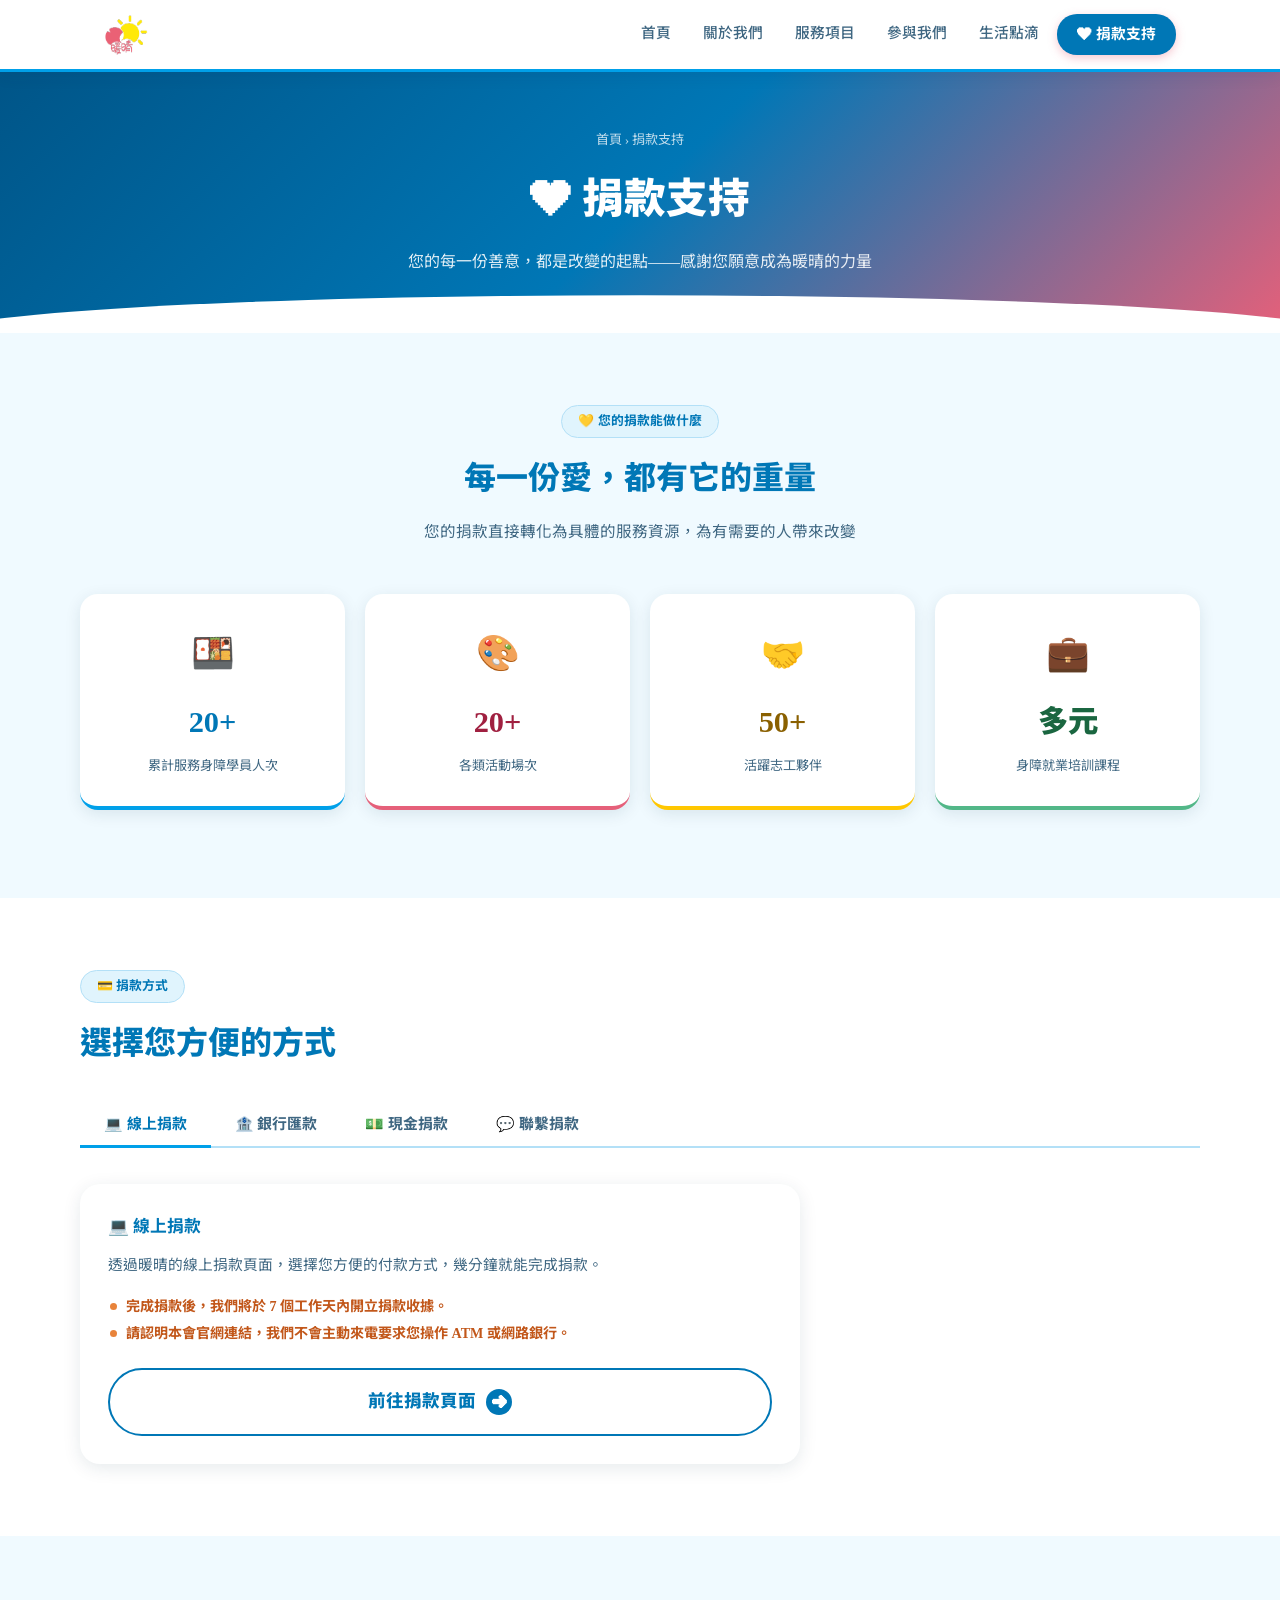
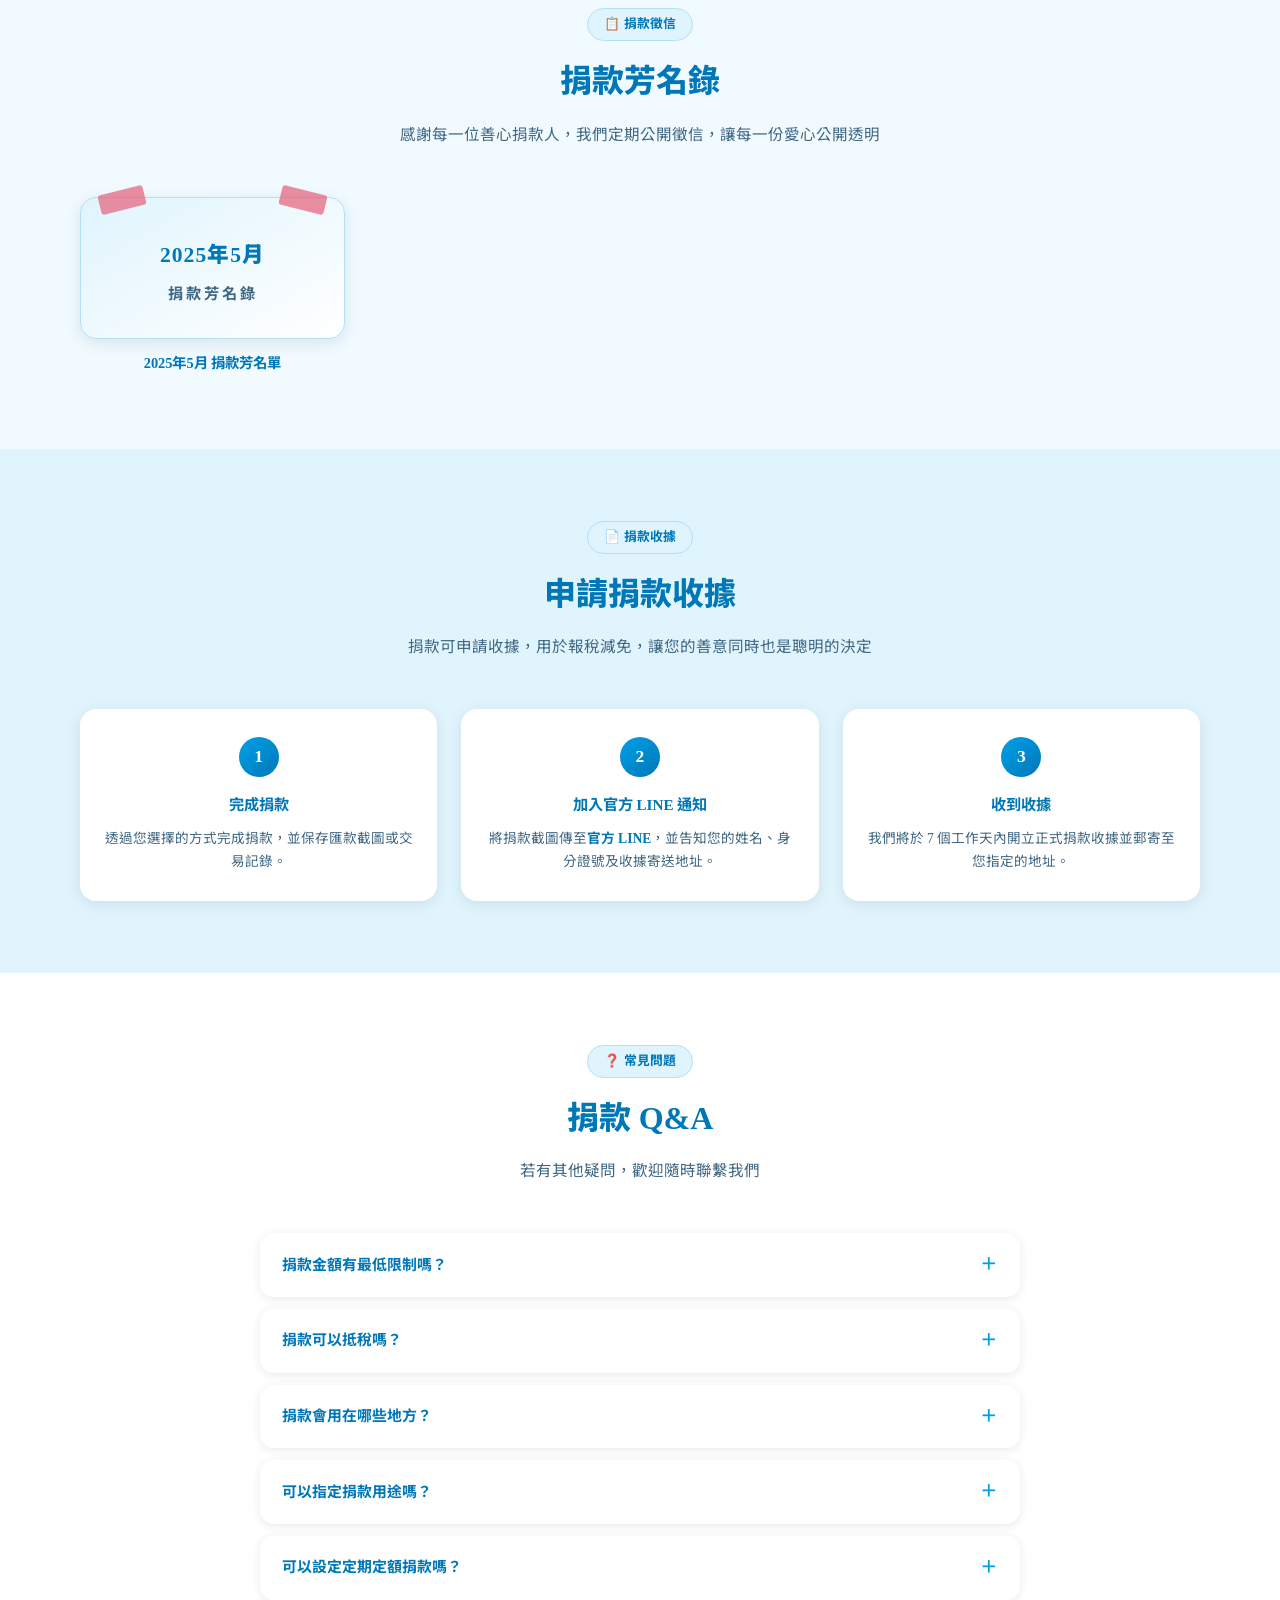
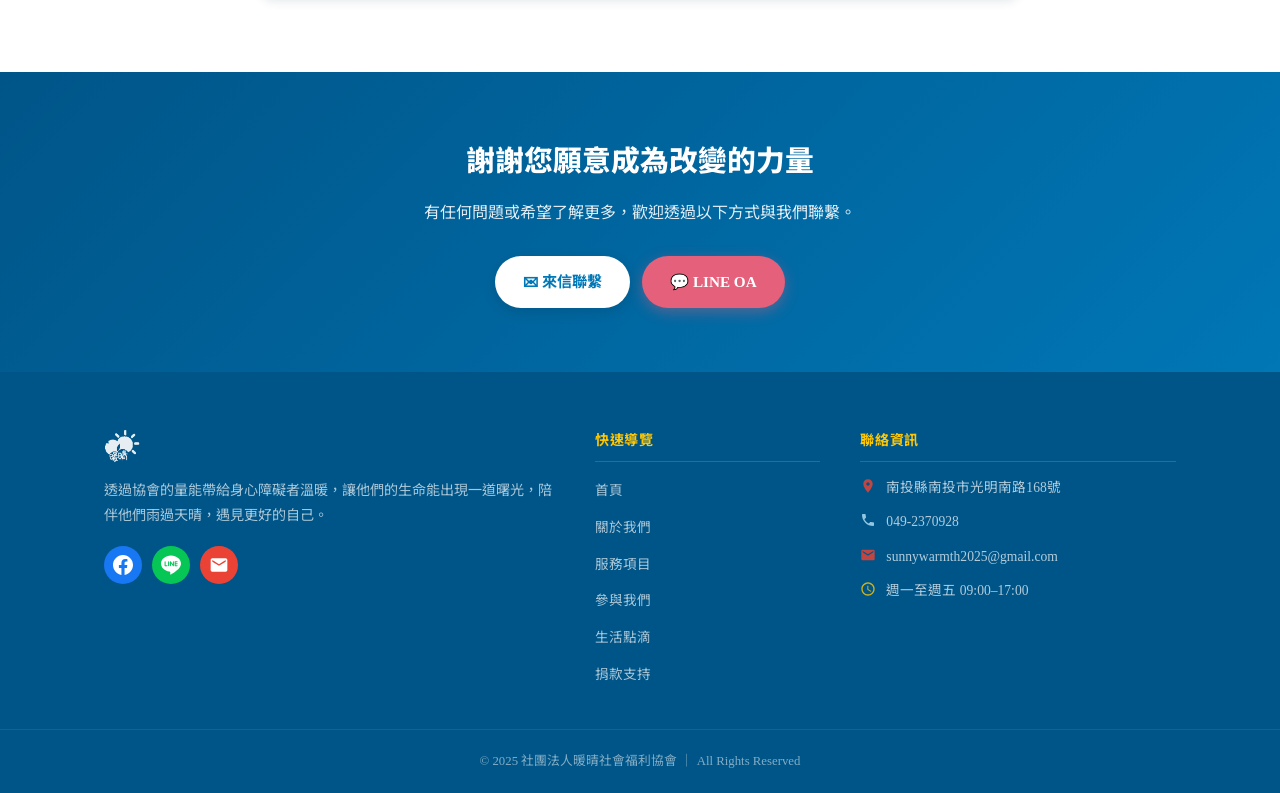
<file: donate.html>
<!DOCTYPE html>
<html lang="zh-TW">
<head>
  <meta charset="UTF-8" />
  <meta name="viewport" content="width=device-width, initial-scale=1.0" />
  <title>捐款支持｜社團法人暖晴社會福利協會</title>
  <meta name="description" content="捐款支持暖晴協會——提供線上捐款、銀行匯款、現金捐款等多元方式，您的每一份善意都化為身障就業培訓的資源。" />
  <meta property="og:type" content="website" />
  <meta property="og:site_name" content="社團法人暖晴社會福利協會" />
  <meta property="og:title" content="捐款支持｜社團法人暖晴社會福利協會" />
  <meta property="og:description" content="提供線上捐款、銀行匯款、現金捐款等多元方式，您的每一份善意都化為身障就業培訓的資源。" />
  <meta property="og:image" content="https://sunnywarmth2025.com.tw/team-photo.png" />
  <meta property="og:url" content="https://sunnywarmth2025.com.tw/donate.html" />
  <meta property="og:locale" content="zh_TW" />
  <meta name="twitter:card" content="summary_large_image" />
  <link rel="icon" type="image/png" href="logo.png" />
  <link rel="apple-touch-icon" href="logo.png" />
  <link rel="stylesheet" href="style.css" />
  <style>
    /* 影響力數字 */
    .impact-grid { display:grid; grid-template-columns:repeat(4,1fr); gap:20px; margin-bottom:16px; }
    .impact-card {
      background:var(--white); border-radius:18px;
      padding:28px 20px; text-align:center;
      box-shadow:0 4px 16px var(--shadow);
      border-bottom:4px solid var(--vest);
      transition:transform .2s;
    }
    .impact-card:nth-child(2){ border-bottom-color:var(--logo-pink); }
    .impact-card:nth-child(3){ border-bottom-color:var(--logo-yellow); }
    .impact-card:nth-child(4){ border-bottom-color:var(--green); }
    .impact-card:hover{ transform:translateY(-4px); }
    .impact-icon { font-size:2.2rem; margin-bottom:10px; }
    .impact-num  { font-size:1.9rem; font-weight:900; color:var(--vest-deep); margin-bottom:4px; }
    .impact-card:nth-child(2) .impact-num { color:#a02040; }
    .impact-card:nth-child(3) .impact-num { color:#8a6000; }
    .impact-card:nth-child(4) .impact-num { color:#1a6640; }
    .impact-label{ font-size:.82rem; color:var(--text-soft); }

    /* 捐款方式 Tab */
    .donate-tabs { display:flex; gap:0; border-bottom:2px solid var(--vest-light); margin-bottom:36px; }
    .donate-tab {
      padding:12px 24px; font-size:.93rem; font-weight:700;
      color:var(--text-soft); cursor:pointer; border:none; background:none;
      border-bottom:3px solid transparent; margin-bottom:-2px;
      transition:color .2s;
    }
    .donate-tab.active { color:var(--vest-deep); border-bottom-color:var(--vest); }
    .donate-panel { display:none; }
    .donate-panel.active { display:block; }

    /* 線上捐款 */
    .online-card {
      background:var(--white); border-radius:20px; box-shadow:0 4px 18px var(--shadow);
      padding:28px; max-width:720px;
    }
    .online-card h3 { font-size:1.05rem; font-weight:700; color:var(--vest-deep); margin-bottom:10px; }
    .online-card p { font-size:.92rem; color:var(--text-soft); line-height:1.8; }
    .online-notes { list-style:none; margin:14px 0 0; padding:0; }
    .online-notes li { position:relative; padding-left:18px; font-size:.88rem; font-weight:700; color:#c2571a; line-height:1.9; }
    .online-notes li::before { content:''; position:absolute; left:2px; top:.75em; width:7px; height:7px; border-radius:50%; background:#e8833a; }
    .donate-go {
      display:flex; align-items:center; justify-content:center; gap:10px;
      margin-top:22px; padding:16px 24px; border-radius:999px;
      border:2px solid var(--vest-deep); background:var(--white);
      color:var(--vest-deep); font-size:1.1rem; font-weight:800; text-decoration:none;
      transition:background .2s, color .2s;
    }
    .donate-go:hover { background:var(--vest-deep); color:var(--white); }
    .donate-go .go-arrow {
      width:26px; height:26px; border-radius:50%; background:var(--vest-deep); color:var(--white);
      display:inline-flex; align-items:center; justify-content:center; font-size:.95rem;
    }
    .donate-go:hover .go-arrow { background:var(--white); color:var(--vest-deep); }
    .epay-note {
      margin-top:20px; background:var(--vest-pale);
      border-radius:12px; padding:14px 18px;
      font-size:.85rem; color:var(--text-soft); line-height:1.7;
    }

    /* 匯款資訊 */
    .bank-card {
      background:var(--white); border-radius:20px;
      box-shadow:0 4px 18px var(--shadow); overflow:hidden;
      max-width:560px;
    }
    .bank-card-head {
      background:linear-gradient(135deg,var(--vest-deep),var(--vest));
      color:var(--white); padding:20px 28px;
      font-size:1rem; font-weight:700;
    }
    .bank-rows { padding:8px 0; }
    .bank-row {
      display:flex; align-items:center;
      padding:14px 28px; border-bottom:1px solid var(--vest-pale);
    }
    .bank-row:last-child { border-bottom:none; }
    .bank-row .br-label { font-size:.82rem; color:var(--text-soft); width:100px; flex-shrink:0; }
    .bank-row .br-value { font-size:.95rem; font-weight:700; color:var(--vest-deep); }
    .bank-row .copy-btn {
      margin-left:auto; background:var(--vest-pale);
      color:var(--vest-deep); border:none; border-radius:8px;
      padding:4px 12px; font-size:.78rem; font-weight:700;
      cursor:pointer; transition:background .2s;
    }
    .bank-row .copy-btn:hover { background:var(--vest-light); }

    /* 收據說明 */
    .receipt-steps { display:grid; grid-template-columns:repeat(3,1fr); gap:24px; }
    .receipt-step {
      background:var(--white); border-radius:16px;
      padding:28px 22px; text-align:center;
      box-shadow:0 3px 14px var(--shadow);
    }
    .rs-num {
      width:40px; height:40px; border-radius:50%;
      background:linear-gradient(135deg,var(--vest),var(--vest-deep));
      color:var(--white); font-size:1.1rem; font-weight:800;
      display:flex; align-items:center; justify-content:center;
      margin:0 auto 14px;
    }
    .receipt-step h4 { font-size:.95rem; font-weight:700; color:var(--vest-deep); margin-bottom:8px; }
    .receipt-step p  { font-size:.85rem; color:var(--text-soft); line-height:1.7; }

    /* FAQ */
    .faq-list { display:flex; flex-direction:column; gap:12px; max-width:760px; margin:0 auto; }
    .faq-item { background:var(--white); border-radius:14px; overflow:hidden; box-shadow:0 2px 10px var(--shadow); }
    .faq-q {
      padding:16px 22px; font-weight:700; color:var(--vest-deep);
      font-size:.93rem; cursor:pointer; display:flex; justify-content:space-between;
      align-items:center;
    }
    .faq-q::after { content:'＋'; font-size:1.1rem; color:var(--vest); flex-shrink:0; }
    .faq-item.open .faq-q::after { content:'－'; }
    .faq-a { display:none; padding:0 22px 16px; font-size:.88rem; color:var(--text-soft); line-height:1.8; }
    .faq-item.open .faq-a { display:block; }

    /* 徵信芳名錄 */
    .credit-grid { display:grid; grid-template-columns:repeat(4,1fr); gap:20px; }
    .credit-card { cursor:pointer; text-align:center; transition:transform .2s; }
    .credit-card:hover { transform:translateY(-4px); }
    .credit-thumb {
      position:relative; border-radius:16px; padding:38px 16px 30px;
      background:linear-gradient(150deg,var(--vest-pale),var(--white));
      border:1.5px solid var(--vest-light); box-shadow:0 4px 16px var(--shadow);
    }
    .credit-thumb::before, .credit-thumb::after {
      content:''; position:absolute; top:-8px; width:46px; height:20px;
      background:var(--logo-pink); opacity:.7; border-radius:3px;
    }
    .credit-thumb::before { left:18px; transform:rotate(-14deg); }
    .credit-thumb::after  { right:18px; transform:rotate(14deg); }
    .credit-month { font-size:1.35rem; font-weight:900; color:var(--vest-deep); letter-spacing:1px; }
    .credit-label { margin-top:6px; font-size:.95rem; font-weight:700; color:var(--text-soft); letter-spacing:3px; }
    .credit-caption { margin-top:12px; font-size:.9rem; font-weight:700; color:var(--vest-deep); }
    .credit-empty, .supply-empty { grid-column:1/-1; text-align:center; color:var(--text-soft); padding:30px; }

    /* 徵信彈窗 */
    .credit-lb { display:none; position:fixed; inset:0; z-index:1000;
      background:rgba(0,0,0,.55); align-items:center; justify-content:center; padding:24px; }
    .credit-lb.open { display:flex; }
    .credit-lb-box { background:var(--white); border-radius:18px; max-width:520px; width:100%;
      max-height:80vh; overflow:auto; padding:28px 30px; position:relative; }
    .credit-lb-close { position:absolute; top:14px; right:16px; border:none; background:none;
      font-size:20px; color:#999; cursor:pointer; }
    .credit-lb-box h3 { font-size:1.15rem; color:var(--vest-deep); margin-bottom:16px; padding-right:24px; }
    .credit-lb-body { font-size:.92rem; color:var(--text-soft); line-height:1.9; white-space:pre-line; }

    @media(max-width:768px){
      .impact-grid { grid-template-columns:1fr 1fr; }
      .receipt-steps { grid-template-columns:1fr; }
      .donate-tabs { flex-wrap:wrap; }
      .donate-tab { flex:1 1 50%; padding:12px 10px; white-space:nowrap; }
      .online-card { padding:22px 18px; }
      .credit-grid { grid-template-columns:1fr 1fr; }
    }
  </style>
</head>
<body>

<nav class="site-nav">
  <div class="nav-inner">
    <a href="index.html" class="nav-logo"><img src="logo.png" alt="暖晴社會福利協會 Logo" /></a>
    <div class="nav-links">
      <a href="index.html">首頁</a>
      <a href="about.html">關於我們</a>
      <a href="services.html">服務項目</a>
      <a href="participate.html">參與我們</a>
      <a href="gallery.html">生活點滴</a>
      <a href="donate.html" class="nav-cta active" style="background:var(--vest-deep)!important">❤ 捐款支持</a>
    </div>
    <button class="nav-hamburger" id="hamburger" aria-label="選單"><span></span><span></span><span></span></button>
  </div>
</nav>
<div class="mobile-nav" id="mobile-nav">
  <a href="index.html">首頁</a>
  <a href="about.html">關於我們</a>
  <a href="services.html">服務項目</a>
  <a href="participate.html">參與我們</a>
      <a href="gallery.html">生活點滴</a>
  <a href="donate.html" class="mobile-cta">❤ 捐款支持</a>
</div>

<div class="page-hero" style="background:linear-gradient(135deg,var(--vest-darker),var(--vest-deep) 50%,var(--logo-pink))">
  <div class="breadcrumb">首頁 › 捐款支持</div>
  <h1>❤ 捐款支持</h1>
  <p>您的每一份善意，都是改變的起點——感謝您願意成為暖晴的力量</p>
</div>

<!-- 影響力 -->
<section class="section" style="background:var(--vest-cream)">
  <div class="container">
    <div class="section-head-center">
      <span class="section-badge">💛 您的捐款能做什麼</span>
      <h2 class="section-title">每一份愛，都有它的重量</h2>
      <p class="section-desc">您的捐款直接轉化為具體的服務資源，為有需要的人帶來改變</p>
    </div>
    <div class="impact-grid">
      <div class="impact-card">
        <div class="impact-icon">🍱</div>
        <div class="impact-num">20+</div>
        <div class="impact-label">累計服務身障學員人次</div>
      </div>
      <div class="impact-card">
        <div class="impact-icon">🎨</div>
        <div class="impact-num">20+</div>
        <div class="impact-label">各類活動場次</div>
      </div>
      <div class="impact-card">
        <div class="impact-icon">🤝</div>
        <div class="impact-num">50+</div>
        <div class="impact-label">活躍志工夥伴</div>
      </div>
      <div class="impact-card">
        <div class="impact-icon">💼</div>
        <div class="impact-num">多元</div>
        <div class="impact-label">身障就業培訓課程</div>
      </div>
    </div>
  </div>
</section>

<!-- 捐款方式 -->
<section class="section section-light">
  <div class="container">
    <span class="section-badge">💳 捐款方式</span>
    <h2 class="section-title" style="margin-bottom:28px">選擇您方便的方式</h2>

    <div class="donate-tabs">
      <button class="donate-tab active" data-tab="online">💻 線上捐款</button>
      <button class="donate-tab" data-tab="bank">🏦 銀行匯款</button>
      <button class="donate-tab" data-tab="cash">💵 現金捐款</button>
      <button class="donate-tab" data-tab="contact">💬 聯繫捐款</button>
    </div>

    <!-- 線上捐款 -->
    <div class="donate-panel active" id="panel-online">
      <div class="online-card">
        <h3>💻 線上捐款</h3>
        <p>透過暖晴的線上捐款頁面，選擇您方便的付款方式，幾分鐘就能完成捐款。</p>
        <ul class="online-notes">
          <li>完成捐款後，我們將於 7 個工作天內開立捐款收據。</li>
          <li>請認明本會官網連結，我們不會主動來電要求您操作 ATM 或網路銀行。</li>
        </ul>
        <a class="donate-go" href="https://onlinewarmsun.sino1.com.tw/" target="_blank" rel="noopener">
          前往捐款頁面 <span class="go-arrow" aria-hidden="true">➜</span>
        </a>
      </div>
    </div>

    <!-- 銀行匯款 -->
    <div class="donate-panel" id="panel-bank">
      <div class="bank-card">
        <div class="bank-card-head">🏦 銀行匯款資訊</div>
        <div class="bank-rows">
          <div class="bank-row">
            <span class="br-label">戶名</span>
            <span class="br-value">社團法人暖晴社會福利協會</span>
          </div>
          <div class="bank-row">
            <span class="br-label">銀行</span>
            <span class="br-value">元大銀行 草屯分行</span>
          </div>
          <div class="bank-row">
            <span class="br-label">行號</span>
            <span class="br-value">806-0105</span>
            <button class="copy-btn" onclick="copyText(this,'8060105')">複製</button>
          </div>
          <div class="bank-row">
            <span class="br-label">帳號</span>
            <span class="br-value">201020-001401-80</span>
            <button class="copy-btn" onclick="copyText(this,'20102000140180')">複製</button>
          </div>
        </div>
      </div>
      <div class="epay-note" style="max-width:560px;margin-top:16px">
        📌 匯款完成後，請加入
        <a href="https://lin.ee/Nr1C5TR" target="_blank" rel="noopener"><strong>官方 LINE</strong></a>，
        告知匯款金額、日期及您的姓名，以便核對並開立收據。
      </div>
    </div>

    <!-- 現金捐款 -->
    <div class="donate-panel" id="panel-cash">
      <div class="bank-card">
        <div class="bank-card-head">💵 親自到本會捐款</div>
        <div class="bank-rows">
          <div class="bank-row">
            <span class="br-label">地址</span>
            <span class="br-value"><a href="https://maps.google.com/?q=南投縣南投市光明南路168號" target="_blank" rel="noopener" style="color:inherit">南投縣南投市光明南路168號</a></span>
          </div>
          <div class="bank-row">
            <span class="br-label">收件</span>
            <span class="br-value">社團法人暖晴社會福利協會 收</span>
          </div>
          <div class="bank-row">
            <span class="br-label">電話</span>
            <span class="br-value"><a href="tel:0492370928" style="color:inherit">049-2370928</a></span>
          </div>
          <div class="bank-row">
            <span class="br-label">時間</span>
            <span class="br-value">週一至週五 09:00–17:00</span>
          </div>
        </div>
      </div>
      <div class="epay-note" style="max-width:560px;margin-top:16px">
        📌 來訪前建議先來電，確認辦公室有人可以接待您。
      </div>
    </div>

    <!-- 聯繫捐款 -->
    <div class="donate-panel" id="panel-contact">
      <div style="display:grid;grid-template-columns:1fr 1fr;gap:24px;max-width:700px">
        <a href="mailto:sunnywarmth2025@gmail.com?subject=捐款詢問" class="card" style="padding:32px 28px;text-decoration:none;display:block">
          <div style="font-size:2.2rem;margin-bottom:14px">✉️</div>
          <h3 style="font-size:1rem;font-weight:700;color:var(--vest-deep);margin-bottom:8px">電子郵件</h3>
          <p style="font-size:.86rem;color:var(--text-soft);line-height:1.7">sunnywarmth2025@gmail.com<br>我們將於一個工作天內回覆</p>
        </a>
        <a href="https://lin.ee/Nr1C5TR" target="_blank" rel="noopener" class="card" style="padding:32px 28px;text-decoration:none;display:block">
          <div style="font-size:2.2rem;margin-bottom:14px">💬</div>
          <h3 style="font-size:1rem;font-weight:700;color:var(--vest-deep);margin-bottom:8px">LINE 官方帳號</h3>
          <p style="font-size:.86rem;color:var(--text-soft);line-height:1.7">加入 LINE OA 與我們即時聯繫，快速安排捐款事宜</p>
        </a>
        <a href="tel:0492370928" class="card" style="padding:32px 28px;text-decoration:none;display:block">
          <div style="font-size:2.2rem;margin-bottom:14px">📞</div>
          <h3 style="font-size:1rem;font-weight:700;color:var(--vest-deep);margin-bottom:8px">電話聯繫</h3>
          <p style="font-size:.86rem;color:var(--text-soft);line-height:1.7">049-2370928<br>週一至週五 09:00–17:00</p>
        </a>
        <a href="https://www.facebook.com/profile.php?id=61579261374634" target="_blank" rel="noopener" class="card" style="padding:32px 28px;text-decoration:none;display:block">
          <div style="font-size:2.2rem;margin-bottom:14px">📘</div>
          <h3 style="font-size:1rem;font-weight:700;color:var(--vest-deep);margin-bottom:8px">Facebook 粉專</h3>
          <p style="font-size:.86rem;color:var(--text-soft);line-height:1.7">私訊我們的 Facebook 粉絲專頁，我們將盡快回覆</p>
        </a>
      </div>
    </div>
  </div>
</section>

<!-- 捐款徵信 -->
<section class="section" style="background:var(--vest-cream)">
  <div class="container">
    <div class="section-head-center">
      <span class="section-badge">📋 捐款徵信</span>
      <h2 class="section-title">捐款芳名錄</h2>
      <p class="section-desc">感謝每一位善心捐款人，我們定期公開徵信，讓每一份愛心公開透明</p>
    </div>
    <div class="credit-grid" id="credit-grid"></div>
  </div>
</section>

<!-- 收據申請 -->
<section class="section" style="background:var(--vest-pale)">
  <div class="container">
    <div class="section-head-center">
      <span class="section-badge">📄 捐款收據</span>
      <h2 class="section-title">申請捐款收據</h2>
      <p class="section-desc">捐款可申請收據，用於報稅減免，讓您的善意同時也是聰明的決定</p>
    </div>
    <div class="receipt-steps">
      <div class="receipt-step">
        <div class="rs-num">1</div>
        <h4>完成捐款</h4>
        <p>透過您選擇的方式完成捐款，並保存匯款截圖或交易記錄。</p>
      </div>
      <div class="receipt-step">
        <div class="rs-num">2</div>
        <h4>加入官方 LINE 通知</h4>
        <p>將捐款截圖傳至<a href="https://lin.ee/Nr1C5TR" target="_blank" rel="noopener" style="color:var(--vest-deep);font-weight:700">官方 LINE</a>，並告知您的姓名、身分證號及收據寄送地址。</p>
      </div>
      <div class="receipt-step">
        <div class="rs-num">3</div>
        <h4>收到收據</h4>
        <p>我們將於 7 個工作天內開立正式捐款收據並郵寄至您指定的地址。</p>
      </div>
    </div>
  </div>
</section>

<!-- 常見問題 -->
<section class="section section-light">
  <div class="container">
    <div class="section-head-center">
      <span class="section-badge">❓ 常見問題</span>
      <h2 class="section-title">捐款 Q&A</h2>
      <p class="section-desc">若有其他疑問，歡迎隨時聯繫我們</p>
    </div>
    <div class="faq-list">
      <div class="faq-item">
        <div class="faq-q">捐款金額有最低限制嗎？</div>
        <div class="faq-a">沒有最低金額限制。無論大小，每一份心意我們都真誠珍惜，感謝您的支持。</div>
      </div>
      <div class="faq-item">
        <div class="faq-q">捐款可以抵稅嗎？</div>
        <div class="faq-a">是的，對社會福利法人的捐款可依法申請扣除額。請來信申請正式收據，並向您的稅務顧問確認適用條件。</div>
      </div>
      <div class="faq-item">
        <div class="faq-q">捐款會用在哪些地方？</div>
        <div class="faq-a">所有捐款將用於協會各項服務推廣，包括身障就業培訓、職能技藝訓練、社區共融活動等，所有款項皆有妥善紀錄與管理。</div>
      </div>
      <div class="faq-item">
        <div class="faq-q">可以指定捐款用途嗎？</div>
        <div class="faq-a">可以！若您希望指定捐款用於特定服務（如身障就業培訓、職能技藝訓練等），請在來信時說明，我們將依您的意願妥善使用。</div>
      </div>
      <div class="faq-item">
        <div class="faq-q">可以設定定期定額捐款嗎？</div>
        <div class="faq-a">目前請直接來信或電話聯繫，由專人協助您設定定期捐款方案。我們非常歡迎長期支持！</div>
      </div>
    </div>
  </div>
</section>

<!-- CTA -->
<section style="background:linear-gradient(135deg,var(--vest-darker),var(--vest-deep));color:var(--white);text-align:center;padding:64px 24px">
  <h2 style="font-size:1.8rem;font-weight:800;margin-bottom:12px">謝謝您願意成為改變的力量</h2>
  <p style="opacity:.88;max-width:480px;margin:0 auto 28px">有任何問題或希望了解更多，歡迎透過以下方式與我們聯繫。</p>
  <div style="display:flex;gap:12px;justify-content:center;flex-wrap:wrap">
    <a href="mailto:sunnywarmth2025@gmail.com" class="btn btn-white">✉ 來信聯繫</a>
    <a href="https://lin.ee/Nr1C5TR" target="_blank" rel="noopener" class="btn btn-pink">💬 LINE OA</a>
  </div>
</section>

<!-- 徵信名單彈窗 -->
<div class="credit-lb" id="creditLb">
  <div class="credit-lb-box">
    <button class="credit-lb-close" onclick="closeCredit()" aria-label="關閉">✕</button>
    <h3 id="clb-title"></h3>
    <div class="credit-lb-body" id="clb-body"></div>
  </div>
</div>

<footer class="site-footer">
  <div class="footer-top">
    <div class="footer-brand">
      <img src="logo.png" alt="暖晴社會福利協會" />
      <p>透過協會的量能帶給身心障礙者溫暖，讓他們的生命能出現一道曙光，陪伴他們雨過天晴，遇見更好的自己。</p>
      <div class="footer-socials">
        <a href="https://www.facebook.com/profile.php?id=61579261374634" target="_blank" rel="noopener" title="Facebook" class="social-fb">
          <svg viewBox="0 0 24 24" fill="currentColor" aria-hidden="true"><path d="M24 12.073c0-6.627-5.373-12-12-12s-12 5.373-12 12c0 5.99 4.388 10.954 10.125 11.854v-8.385H7.078v-3.47h3.047V9.43c0-3.007 1.792-4.669 4.533-4.669 1.312 0 2.686.235 2.686.235v2.953H15.83c-1.491 0-1.956.925-1.956 1.874v2.25h3.328l-.532 3.47h-2.796v8.385C19.612 23.027 24 18.062 24 12.073z"/></svg>
        </a>
        <a href="https://lin.ee/Nr1C5TR" target="_blank" rel="noopener" title="LINE OA" class="social-line">
          <svg viewBox="0 0 24 24" fill="currentColor" aria-hidden="true"><path d="M19.365 9.863c.349 0 .63.285.63.631 0 .345-.281.63-.63.63H17.61v1.125h1.755c.349 0 .63.283.63.63 0 .344-.281.629-.63.629h-2.386c-.345 0-.627-.285-.627-.629V8.108c0-.345.282-.63.627-.63h2.386c.349 0 .63.285.63.63 0 .349-.281.63-.63.63H17.61v1.125h1.755zm-3.855 3.016c0 .27-.174.51-.432.596-.064.021-.133.031-.199.031-.211 0-.391-.09-.51-.25l-2.443-3.317v2.94c0 .344-.279.629-.631.629-.346 0-.626-.285-.626-.629V8.108c0-.27.173-.51.43-.595.06-.023.136-.033.194-.033.195 0 .375.104.495.254l2.462 3.33V8.108c0-.345.282-.63.63-.63.345 0 .63.285.63.63v4.771zm-5.741 0c0 .344-.282.629-.631.629-.345 0-.627-.285-.627-.629V8.108c0-.345.282-.63.627-.63.349 0 .631.285.631.63v4.771zm-2.466.629H4.917c-.345 0-.63-.285-.63-.629V8.108c0-.345.285-.63.63-.63.348 0 .63.285.63.63v4.141h1.756c.348 0 .629.283.629.63 0 .344-.281.629-.629.629M24 10.314C24 4.943 18.615.572 12 .572S0 4.943 0 10.314c0 4.811 4.27 8.842 10.035 9.608.391.082.923.258 1.058.59.12.301.079.766.038 1.08l-.164 1.02c-.045.301-.24 1.186 1.049.645 1.291-.539 6.916-4.078 9.436-6.975C23.176 14.393 24 12.458 24 10.314"/></svg>
        </a>
        <a href="mailto:sunnywarmth2025@gmail.com" title="Email" class="social-mail">
          <svg viewBox="0 0 24 24" fill="currentColor" aria-hidden="true"><path d="M20 4H4c-1.1 0-2 .9-2 2v12c0 1.1.9 2 2 2h16c1.1 0 2-.9 2-2V6c0-1.1-.9-2-2-2zm0 4l-8 5-8-5V6l8 5 8-5v2z"/></svg>
        </a>
      </div>
    </div>
    <div class="footer-col"><h4>快速導覽</h4><ul><li><a href="index.html">首頁</a></li><li><a href="about.html">關於我們</a></li><li><a href="services.html">服務項目</a></li><li><a href="participate.html">參與我們</a></li><li><a href="gallery.html">生活點滴</a></li><li><a href="donate.html">捐款支持</a></li></ul></div>
    <div class="footer-col"><h4>聯絡資訊</h4>
      <div class="footer-contact-item"><span class="ico ico-maps"><svg viewBox="0 0 24 24" fill="currentColor" aria-hidden="true"><path d="M12 2C8.13 2 5 5.13 5 9c0 5.25 7 13 7 13s7-7.75 7-13c0-3.87-3.13-7-7-7zm0 9.5c-1.38 0-2.5-1.12-2.5-2.5s1.12-2.5 2.5-2.5 2.5 1.12 2.5 2.5-1.12 2.5-2.5 2.5z"/></svg></span><span><a href="https://maps.google.com/?q=南投縣南投市光明南路168號" target="_blank" rel="noopener" style="color:inherit">南投縣南投市光明南路168號</a></span></div>
      <div class="footer-contact-item"><span class="ico ico-phone"><svg viewBox="0 0 24 24" fill="currentColor" aria-hidden="true"><path d="M6.62 10.79c1.44 2.83 3.76 5.14 6.59 6.59l2.2-2.2c.27-.27.67-.36 1.02-.24 1.12.37 2.33.57 3.57.57.55 0 1 .45 1 1V20c0 .55-.45 1-1 1-9.39 0-17-7.61-17-17 0-.55.45-1 1-1h3.5c.55 0 1 .45 1 1 0 1.25.2 2.45.57 3.57.11.35.03.74-.25 1.02l-2.2 2.2z"/></svg></span><span>049-2370928</span></div>
      <div class="footer-contact-item"><span class="ico ico-mail"><svg viewBox="0 0 24 24" fill="currentColor" aria-hidden="true"><path d="M20 4H4c-1.1 0-2 .9-2 2v12c0 1.1.9 2 2 2h16c1.1 0 2-.9 2-2V6c0-1.1-.9-2-2-2zm0 4l-8 5-8-5V6l8 5 8-5v2z"/></svg></span><span>sunnywarmth2025@gmail.com</span></div>
      <div class="footer-contact-item"><span class="ico ico-clock"><svg viewBox="0 0 24 24" fill="currentColor" aria-hidden="true"><path d="M11.99 2C6.47 2 2 6.48 2 12s4.47 10 9.99 10C17.52 22 22 17.52 22 12S17.52 2 11.99 2zM12 20c-4.42 0-8-3.58-8-8s3.58-8 8-8 8 3.58 8 8-3.58 8-8 8zm.5-13H11v6l5.25 3.15.75-1.23-4.5-2.67V7z"/></svg></span><span>週一至週五 09:00–17:00</span></div>
    </div>
  </div>
  <div class="footer-bottom"><p>© 2025 社團法人暖晴社會福利協會 ｜ All Rights Reserved</p></div>
</footer>

<script>
// Tabs
document.querySelectorAll('.donate-tab').forEach(tab => {
  tab.addEventListener('click', function(){
    document.querySelectorAll('.donate-tab').forEach(t=>t.classList.remove('active'));
    document.querySelectorAll('.donate-panel').forEach(p=>p.classList.remove('active'));
    this.classList.add('active');
    document.getElementById('panel-'+this.dataset.tab).classList.add('active');
  });
});

// FAQ
document.querySelectorAll('.faq-q').forEach(q => {
  q.addEventListener('click', () => q.parentElement.classList.toggle('open'));
});

// Copy
function copyText(btn, text) {
  navigator.clipboard.writeText(text).then(() => {
    btn.textContent = '已複製！';
    setTimeout(() => btn.textContent = '複製', 1500);
  });
}

// Hamburger
document.getElementById('hamburger').addEventListener('click', function(){
  this.classList.toggle('open');
  const m = document.getElementById('mobile-nav');
  m.classList.toggle('open');
  document.body.style.overflow = m.classList.contains('open')?'hidden':'';
});
</script>

<script src="db.js"></script>
<script>
// 備援資料：徵信現在由線上資料庫提供（請用後台修改），連不上時才顯示這份
/* ==CREDIT_DATA_START== */
const CREDITS = [
  {
    id: 1,
    title: "2025年5月 捐款芳名單",
    date: "2025-05-31",
    link: "",
    content: "感謝每一位善心捐款人的支持！\n（此為範例，請至後台編輯或新增實際名單）"
  }
];
/* ==CREDIT_DATA_END== */

// 徵信芳名錄（從線上資料庫讀取，連線設定在 db.js）
let creditList = CREDITS;
async function loadCredits() {
  const rows = window.fetchTable ? await fetchTable('credits') : null;
  if (rows) creditList = rows.map(r => ({ id: r.id, title: r.title, date: r.date, link: r.link, content: r.content }));
  renderCredits();
}
// 把資料庫文字裡的 < > & " ' 轉成安全字元，避免標題含特殊符號時弄亂版面
function esc(s) {
  return String(s ?? '').replace(/[&<>"']/g, c => ({ '&':'&amp;', '<':'&lt;', '>':'&gt;', '"':'&quot;', "'":'&#39;' }[c]));
}
function renderCredits() {
  const grid = document.getElementById('credit-grid');
  if (!grid) return;
  if (!creditList.length) { grid.innerHTML = '<p class="credit-empty">徵信資料準備中，敬請期待。</p>'; return; }
  grid.innerHTML = creditList.map(c => {
    const month = (c.title || '').split(' ')[0];
    return `<div class="credit-card" onclick="openCredit(${c.id})">
      <div class="credit-thumb">
        <div class="credit-month">${esc(month)}</div>
        <div class="credit-label">捐款芳名錄</div>
      </div>
      <div class="credit-caption">${esc(c.title)}</div>
    </div>`;
  }).join('');
}
function openCredit(id) {
  const c = creditList.find(x => x.id === id);
  if (!c) return;
  if (c.link) { window.open(c.link, '_blank', 'noopener'); return; }
  document.getElementById('clb-title').textContent = c.title;
  document.getElementById('clb-body').textContent = c.content || '（尚無名單內容）';
  document.getElementById('creditLb').classList.add('open');
}
function closeCredit() { document.getElementById('creditLb').classList.remove('open'); }
document.getElementById('creditLb').addEventListener('click', e => {
  if (e.target.id === 'creditLb') closeCredit();
});

loadCredits();
</script>
</body>
</html>
</file>
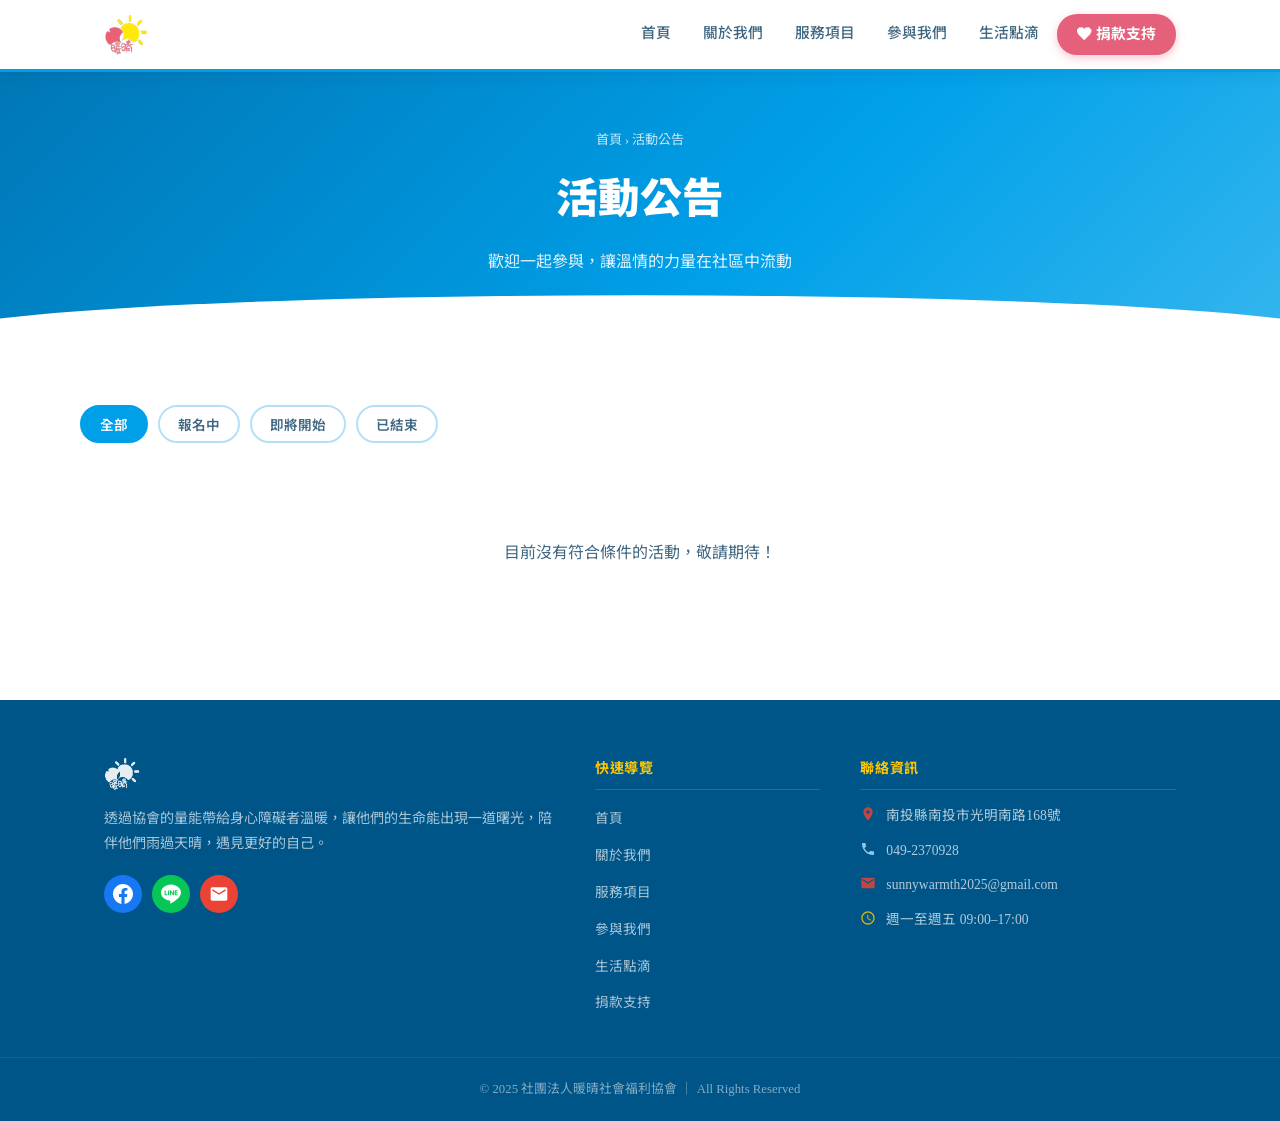
<file: events.html>
<!DOCTYPE html>
<html lang="zh-TW">
<head>
  <meta charset="UTF-8" />
  <meta name="viewport" content="width=device-width, initial-scale=1.0" />
  <title>活動公告｜社團法人暖晴社會福利協會</title>
  <link rel="icon" type="image/png" href="logo.png" />
  <link rel="apple-touch-icon" href="logo.png" />
  <link rel="stylesheet" href="style.css" />
  <style>
    .filter-bar {
      display: flex; gap: 10px; flex-wrap: wrap;
      margin-bottom: 36px;
    }
    .filter-btn {
      border: 2px solid var(--vest-light);
      background: var(--white); color: var(--text-soft);
      border-radius: 20px; padding: 7px 18px;
      font-size: .85rem; font-weight: 600;
      transition: all .2s; cursor: pointer;
    }
    .filter-btn:hover, .filter-btn.active {
      background: var(--vest); color: var(--white);
      border-color: var(--vest);
    }
    .no-events {
      grid-column: 1/-1; text-align: center;
      color: var(--text-soft); padding: 60px 0; font-size: 1rem;
    }
    /* 編輯說明區 */
    .edit-hint {
      background: var(--vest-pale); border: 1.5px dashed var(--vest-light);
      border-radius: 14px; padding: 18px 22px; margin-bottom: 32px;
      font-size: .86rem; color: var(--text-soft);
    }
    .edit-hint strong { color: var(--vest-deep); }
    .edit-hint code {
      background: var(--vest-light); color: var(--vest-darker);
      border-radius: 4px; padding: 1px 6px; font-size: .82rem;
    }
  </style>
</head>
<body>

<nav class="site-nav">
  <div class="nav-inner">
    <a href="index.html" class="nav-logo"><img src="logo.png" alt="暖晴社會福利協會 Logo" /></a>
    <div class="nav-links">
      <a href="index.html">首頁</a>
      <a href="about.html">關於我們</a>
      <a href="services.html">服務項目</a>
      <a href="participate.html">參與我們</a>
      <a href="gallery.html">生活點滴</a>
      <a href="donate.html" class="nav-cta">❤ 捐款支持</a>
    </div>
    <button class="nav-hamburger" id="hamburger" aria-label="選單"><span></span><span></span><span></span></button>
  </div>
</nav>
<div class="mobile-nav" id="mobile-nav">
  <a href="index.html">首頁</a>
  <a href="about.html">關於我們</a>
  <a href="services.html">服務項目</a>
  <a href="participate.html">參與我們</a>
  <a href="gallery.html">生活點滴</a>
  <a href="donate.html" class="mobile-cta">❤ 捐款支持</a>
</div>

<div class="page-hero">
  <div class="breadcrumb">首頁 › 活動公告</div>
  <h1>活動公告</h1>
  <p>歡迎一起參與，讓溫情的力量在社區中流動</p>
</div>

<section class="section section-light">
  <div class="container">

    <!-- 篩選列 -->
    <div class="filter-bar">
      <button class="filter-btn active" data-filter="all">全部</button>
      <button class="filter-btn" data-filter="open">報名中</button>
      <button class="filter-btn" data-filter="soon">即將開始</button>
      <button class="filter-btn" data-filter="ended">已結束</button>
    </div>

    <!-- 活動列表 -->
    <div class="events-grid" id="events-grid"></div>
  </div>
</section>

<!-- 彈窗 -->
<div class="modal-overlay" id="modal-overlay">
  <div class="modal-box">
    <button class="modal-close" id="modal-close">✕</button>
    <h2 id="modal-title"></h2>
    <div class="modal-meta" id="modal-meta"></div>
    <p class="modal-desc" id="modal-desc"></p>
    <div class="modal-actions">
      <button class="modal-reg-btn" id="modal-reg-btn">立即報名</button>
      <button class="modal-cancel" onclick="closeModal()">關閉</button>
    </div>
  </div>
</div>

<footer class="site-footer">
  <div class="footer-top">
    <div class="footer-brand">
      <img src="logo.png" alt="暖晴社會福利協會" />
      <p>透過協會的量能帶給身心障礙者溫暖，讓他們的生命能出現一道曙光，陪伴他們雨過天晴，遇見更好的自己。</p>
      <div class="footer-socials">
        <a href="https://www.facebook.com/profile.php?id=61579261374634" target="_blank" rel="noopener" title="Facebook" class="social-fb">
          <svg viewBox="0 0 24 24" fill="currentColor" aria-hidden="true"><path d="M24 12.073c0-6.627-5.373-12-12-12s-12 5.373-12 12c0 5.99 4.388 10.954 10.125 11.854v-8.385H7.078v-3.47h3.047V9.43c0-3.007 1.792-4.669 4.533-4.669 1.312 0 2.686.235 2.686.235v2.953H15.83c-1.491 0-1.956.925-1.956 1.874v2.25h3.328l-.532 3.47h-2.796v8.385C19.612 23.027 24 18.062 24 12.073z"/></svg>
        </a>
        <a href="https://lin.ee/Nr1C5TR" target="_blank" rel="noopener" title="LINE OA" class="social-line">
          <svg viewBox="0 0 24 24" fill="currentColor" aria-hidden="true"><path d="M19.365 9.863c.349 0 .63.285.63.631 0 .345-.281.63-.63.63H17.61v1.125h1.755c.349 0 .63.283.63.63 0 .344-.281.629-.63.629h-2.386c-.345 0-.627-.285-.627-.629V8.108c0-.345.282-.63.627-.63h2.386c.349 0 .63.285.63.63 0 .349-.281.63-.63.63H17.61v1.125h1.755zm-3.855 3.016c0 .27-.174.51-.432.596-.064.021-.133.031-.199.031-.211 0-.391-.09-.51-.25l-2.443-3.317v2.94c0 .344-.279.629-.631.629-.346 0-.626-.285-.626-.629V8.108c0-.27.173-.51.43-.595.06-.023.136-.033.194-.033.195 0 .375.104.495.254l2.462 3.33V8.108c0-.345.282-.63.63-.63.345 0 .63.285.63.63v4.771zm-5.741 0c0 .344-.282.629-.631.629-.345 0-.627-.285-.627-.629V8.108c0-.345.282-.63.627-.63.349 0 .631.285.631.63v4.771zm-2.466.629H4.917c-.345 0-.63-.285-.63-.629V8.108c0-.345.285-.63.63-.63.348 0 .63.285.63.63v4.141h1.756c.348 0 .629.283.629.63 0 .344-.281.629-.629.629M24 10.314C24 4.943 18.615.572 12 .572S0 4.943 0 10.314c0 4.811 4.27 8.842 10.035 9.608.391.082.923.258 1.058.59.12.301.079.766.038 1.08l-.164 1.02c-.045.301-.24 1.186 1.049.645 1.291-.539 6.916-4.078 9.436-6.975C23.176 14.393 24 12.458 24 10.314"/></svg>
        </a>
        <a href="mailto:sunnywarmth2025@gmail.com" title="Email" class="social-mail">
          <svg viewBox="0 0 24 24" fill="currentColor" aria-hidden="true"><path d="M20 4H4c-1.1 0-2 .9-2 2v12c0 1.1.9 2 2 2h16c1.1 0 2-.9 2-2V6c0-1.1-.9-2-2-2zm0 4l-8 5-8-5V6l8 5 8-5v2z"/></svg>
        </a>
      </div>
    </div>
    <div class="footer-col"><h4>快速導覽</h4><ul><li><a href="index.html">首頁</a></li><li><a href="about.html">關於我們</a></li><li><a href="services.html">服務項目</a></li><li><a href="participate.html">參與我們</a></li><li><a href="gallery.html">生活點滴</a></li><li><a href="donate.html">捐款支持</a></li></ul></div>
    <div class="footer-col"><h4>聯絡資訊</h4>
      <div class="footer-contact-item"><span class="ico ico-maps"><svg viewBox="0 0 24 24" fill="currentColor" aria-hidden="true"><path d="M12 2C8.13 2 5 5.13 5 9c0 5.25 7 13 7 13s7-7.75 7-13c0-3.87-3.13-7-7-7zm0 9.5c-1.38 0-2.5-1.12-2.5-2.5s1.12-2.5 2.5-2.5 2.5 1.12 2.5 2.5-1.12 2.5-2.5 2.5z"/></svg></span><span><a href="https://maps.google.com/?q=南投縣南投市光明南路168號" target="_blank" rel="noopener" style="color:inherit">南投縣南投市光明南路168號</a></span></div>
      <div class="footer-contact-item"><span class="ico ico-phone"><svg viewBox="0 0 24 24" fill="currentColor" aria-hidden="true"><path d="M6.62 10.79c1.44 2.83 3.76 5.14 6.59 6.59l2.2-2.2c.27-.27.67-.36 1.02-.24 1.12.37 2.33.57 3.57.57.55 0 1 .45 1 1V20c0 .55-.45 1-1 1-9.39 0-17-7.61-17-17 0-.55.45-1 1-1h3.5c.55 0 1 .45 1 1 0 1.25.2 2.45.57 3.57.11.35.03.74-.25 1.02l-2.2 2.2z"/></svg></span><span>049-2370928</span></div>
      <div class="footer-contact-item"><span class="ico ico-mail"><svg viewBox="0 0 24 24" fill="currentColor" aria-hidden="true"><path d="M20 4H4c-1.1 0-2 .9-2 2v12c0 1.1.9 2 2 2h16c1.1 0 2-.9 2-2V6c0-1.1-.9-2-2-2zm0 4l-8 5-8-5V6l8 5 8-5v2z"/></svg></span><span>sunnywarmth2025@gmail.com</span></div>
      <div class="footer-contact-item"><span class="ico ico-clock"><svg viewBox="0 0 24 24" fill="currentColor" aria-hidden="true"><path d="M11.99 2C6.47 2 2 6.48 2 12s4.47 10 9.99 10C17.52 22 22 17.52 22 12S17.52 2 11.99 2zM12 20c-4.42 0-8-3.58-8-8s3.58-8 8-8 8 3.58 8 8-3.58 8-8 8zm.5-13H11v6l5.25 3.15.75-1.23-4.5-2.67V7z"/></svg></span><span>週一至週五 09:00–17:00</span></div>
    </div>
  </div>
  <div class="footer-bottom"><p>© 2025 社團法人暖晴社會福利協會 ｜ All Rights Reserved</p></div>
</footer>

<!-- ════════════════════════════════════════════
  ★★★ 活動資料 — 在這裡新增 / 修改 ★★★

  欄位說明：
    id       : 唯一編號（不重複，依序+1）
    title    : 活動名稱
    type     : 活動類型（自由填寫）
    date     : "YYYY-MM-DD"
    time     : "09:00–12:00"
    location : 活動地點
    status   : "open" | "soon" | "full" | "ended"
    desc     : 簡介（卡片顯示）
    detail   : 詳細說明（彈窗顯示）
    contact  : 聯絡方式
    fee      : 費用（"免費" 或 "200元"）
    quota    : 名額（"30人" 或 "不限"）
    regLink  : 報名連結（"" 則顯示「來信報名」）
════════════════════════════════════════════ -->
<script src="db.js"></script>
<script>
// 備援資料：活動現在由線上資料庫提供（請用後台修改），連不上時才顯示這份
/* ==EVENTS_DATA_START== */
const EVENTS = [

];
/* ==EVENTS_DATA_END== */

// ── 以下為程式邏輯，一般不需修改 ──
const MONTHS = ["一","二","三","四","五","六","七","八","九","十","十一","十二"];
const STATUS_MAP = {
  open:  { t:"報名中",   c:"status-open"  },
  soon:  { t:"即將開始", c:"status-soon"  },
  full:  { t:"額滿",     c:"status-full"  },
  ended: { t:"已結束",   c:"status-ended" }
};

let currentFilter = 'all';

function parseDate(str) {
  const [y,m,d] = str.split('-').map(Number);
  return {y,m,d};
}

// 把資料庫文字裡的 < > & " ' 轉成安全字元，避免標題含特殊符號時弄亂版面
function esc(s) {
  return String(s ?? '').replace(/[&<>"']/g, c => ({ '&':'&amp;', '<':'&lt;', '>':'&gt;', '"':'&quot;', "'":'&#39;' }[c]));
}
function renderEvents(filter) {
  const grid = document.getElementById('events-grid');
  let list = [...eventList].sort((a,b) => {
    const ea = a.status==='ended'?1:0, eb = b.status==='ended'?1:0;
    if(ea!==eb) return ea-eb;
    return new Date(a.date)-new Date(b.date);
  });
  if(filter && filter!=='all') list = list.filter(e => e.status===filter);
  if(!list.length){
    grid.innerHTML='<p class="no-events">目前沒有符合條件的活動，敬請期待！</p>';
    return;
  }
  grid.innerHTML = list.map(ev => {
    const {m,d} = parseDate(ev.date);
    const s = STATUS_MAP[ev.status]||STATUS_MAP.open;
    return `<div class="event-card">
      <div class="event-header">
        <div class="event-date-box">
          <div class="month">${MONTHS[m-1]}月</div>
          <div class="day">${d}</div>
        </div>
        <div class="event-title">
          <h3>${esc(ev.title)}</h3>
          <span class="event-type-tag">${esc(ev.type)}</span>
        </div>
      </div>
      <div class="event-body">
        <p>${esc(ev.desc)}</p>
        <div class="event-meta">
          <span>🕐 ${esc(ev.time)}</span>
          <span>📍 ${esc(ev.location)}</span>
          <span>👤 名額：${esc(ev.quota)}　💰 費用：${esc(ev.fee)}</span>
        </div>
      </div>
      <div class="event-footer">
        <span class="status-badge ${s.c}">${s.t}</span>
        <span class="event-detail-btn" onclick="openModal(${ev.id})">詳情 ›</span>
      </div>
    </div>`;
  }).join('');
}

function openModal(id) {
  const ev = eventList.find(e=>e.id===id);
  if(!ev) return;
  const {y,m,d} = parseDate(ev.date);
  document.getElementById('modal-title').textContent = ev.title;
  document.getElementById('modal-meta').innerHTML = `
    <span>📅 ${y}年${m}月${d}日　${esc(ev.time)}</span>
    <span>📍 ${esc(ev.location)}</span>
    <span>👤 名額：${esc(ev.quota)}　💰 費用：${esc(ev.fee)}</span>
    <span>📞 ${esc(ev.contact)}</span>`;
  document.getElementById('modal-desc').textContent = ev.detail;
  const btn = document.getElementById('modal-reg-btn');
  if(ev.status==='ended'||ev.status==='full'){
    btn.textContent = ev.status==='ended'?'活動已結束':'名額已額滿';
    btn.disabled = true;
  } else {
    btn.textContent = ev.regLink?'立即報名':'來信報名';
    btn.disabled = false;
    btn.onclick = () => { window.location.href = ev.regLink||'mailto:sunnywarmth2025@gmail.com'; };
  }
  document.getElementById('modal-overlay').classList.add('active');
  document.body.style.overflow = 'hidden';
}

function closeModal() {
  document.getElementById('modal-overlay').classList.remove('active');
  document.body.style.overflow = '';
}

// 初始化：從線上資料庫讀取活動（連線設定在 db.js），連不上時用上面的內建資料
let eventList = EVENTS;
async function loadEvents() {
  const rows = window.fetchTable ? await fetchTable('events') : null;
  if (rows) eventList = rows.map(r => ({ id: r.id, title: r.title, type: r.event_type, date: r.date, time: r.event_time,
    location: r.location, status: r.status, desc: r.description, detail: r.detail, contact: r.contact,
    fee: r.fee, quota: r.quota, regLink: r.reg_link }));
  renderEvents('all');
  // 從首頁等外部連結帶 ?id=N 進來時，自動打開該活動詳情
  const id = parseInt(new URLSearchParams(location.search).get('id'), 10);
  if (id && eventList.some(e => e.id === id)) openModal(id);
}
loadEvents();

// 篩選
document.querySelectorAll('.filter-btn').forEach(btn => {
  btn.addEventListener('click', function(){
    document.querySelectorAll('.filter-btn').forEach(b=>b.classList.remove('active'));
    this.classList.add('active');
    renderEvents(this.dataset.filter);
  });
});

// 彈窗關閉
document.getElementById('modal-overlay').addEventListener('click', e => {
  if(e.target===e.currentTarget) closeModal();
});
document.getElementById('modal-close').addEventListener('click', closeModal);

// Hamburger
document.getElementById('hamburger').addEventListener('click', function(){
  this.classList.toggle('open');
  const m = document.getElementById('mobile-nav');
  m.classList.toggle('open');
  document.body.style.overflow = m.classList.contains('open')?'hidden':'';
});
</script>
</body>
</html>
</file>
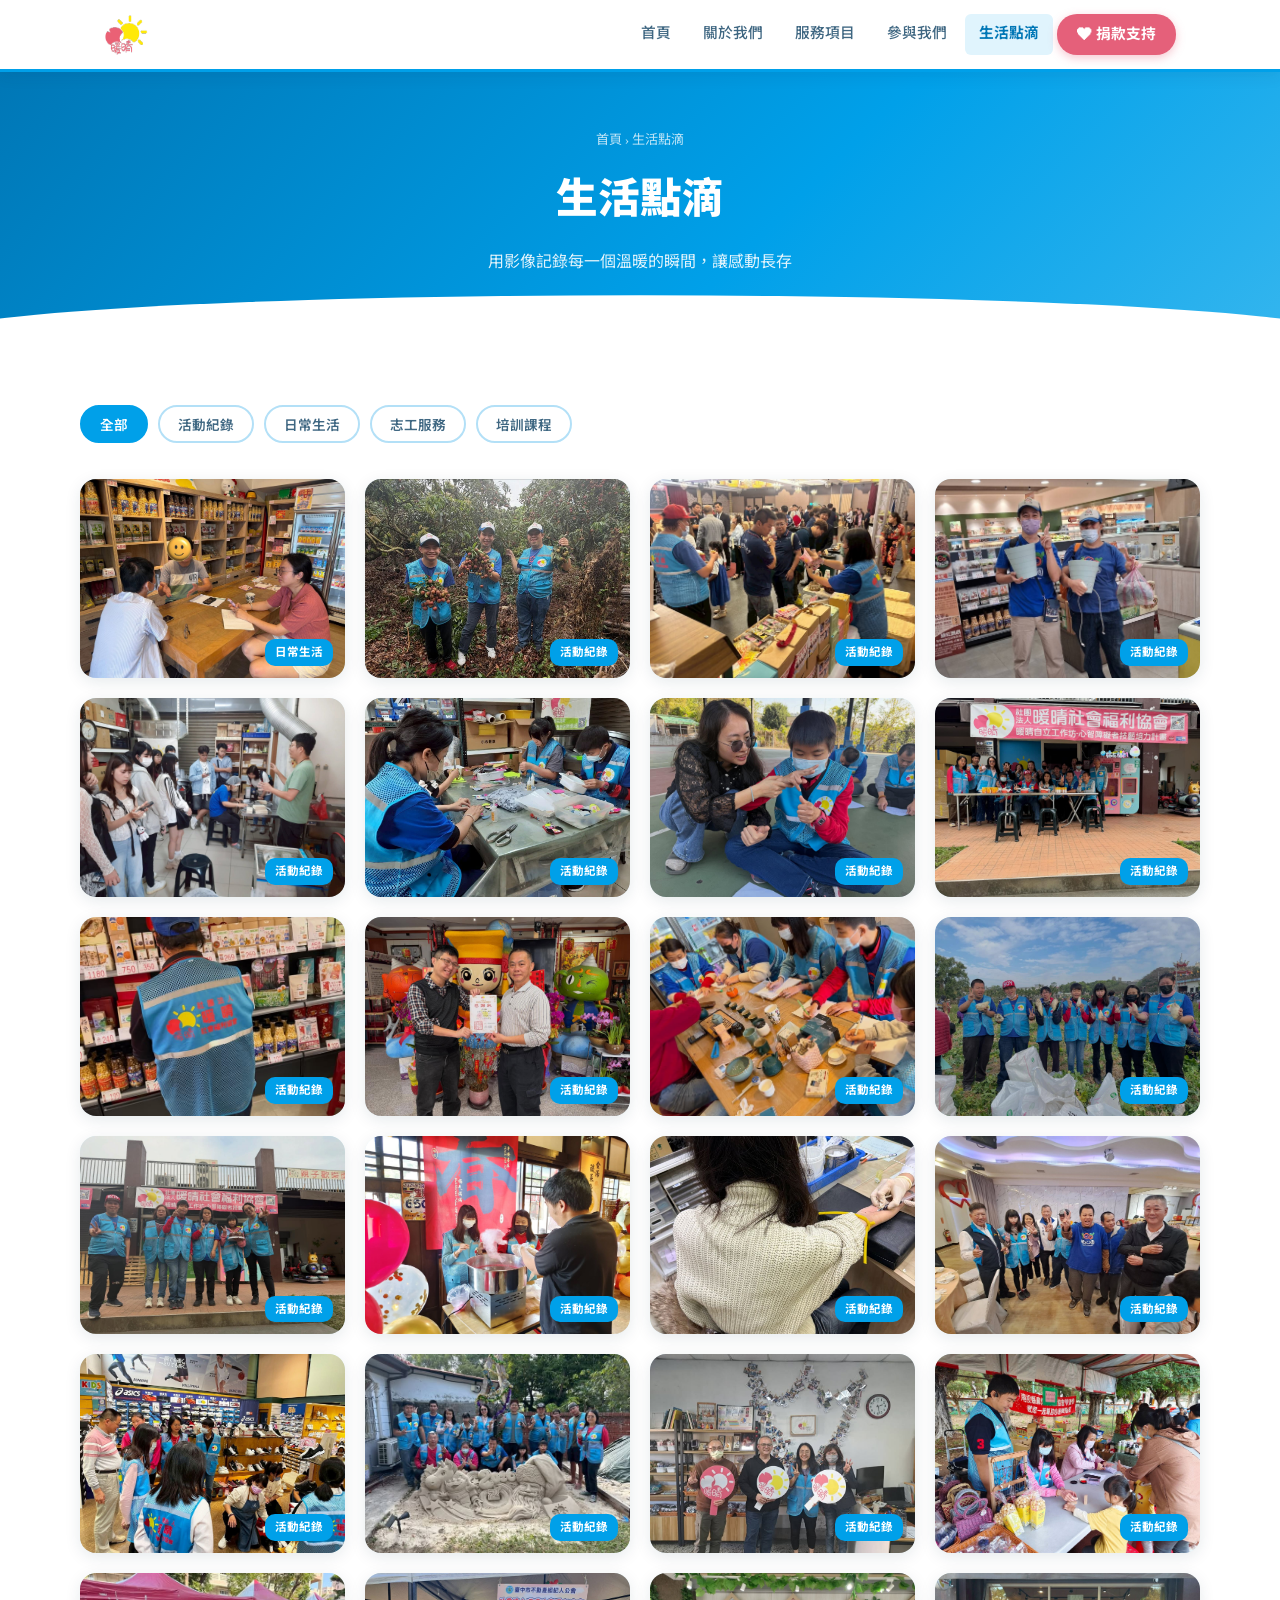
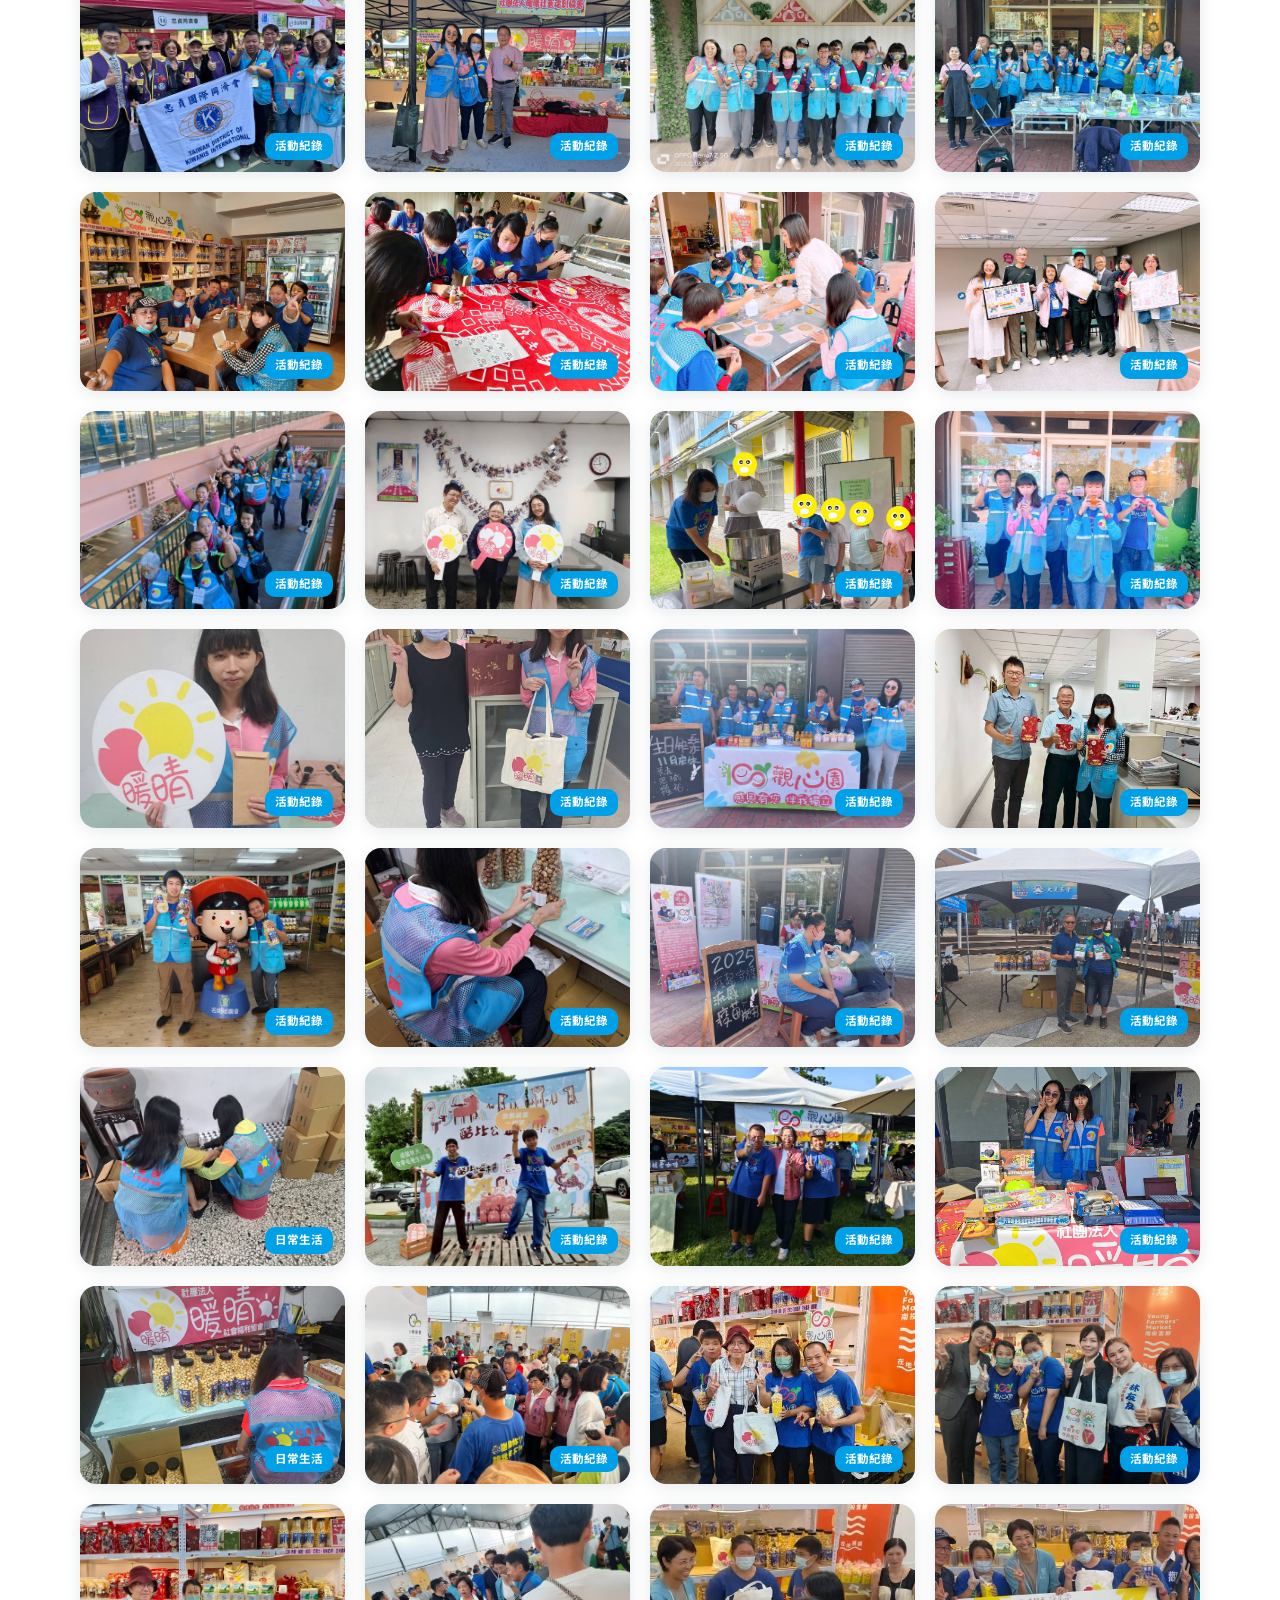
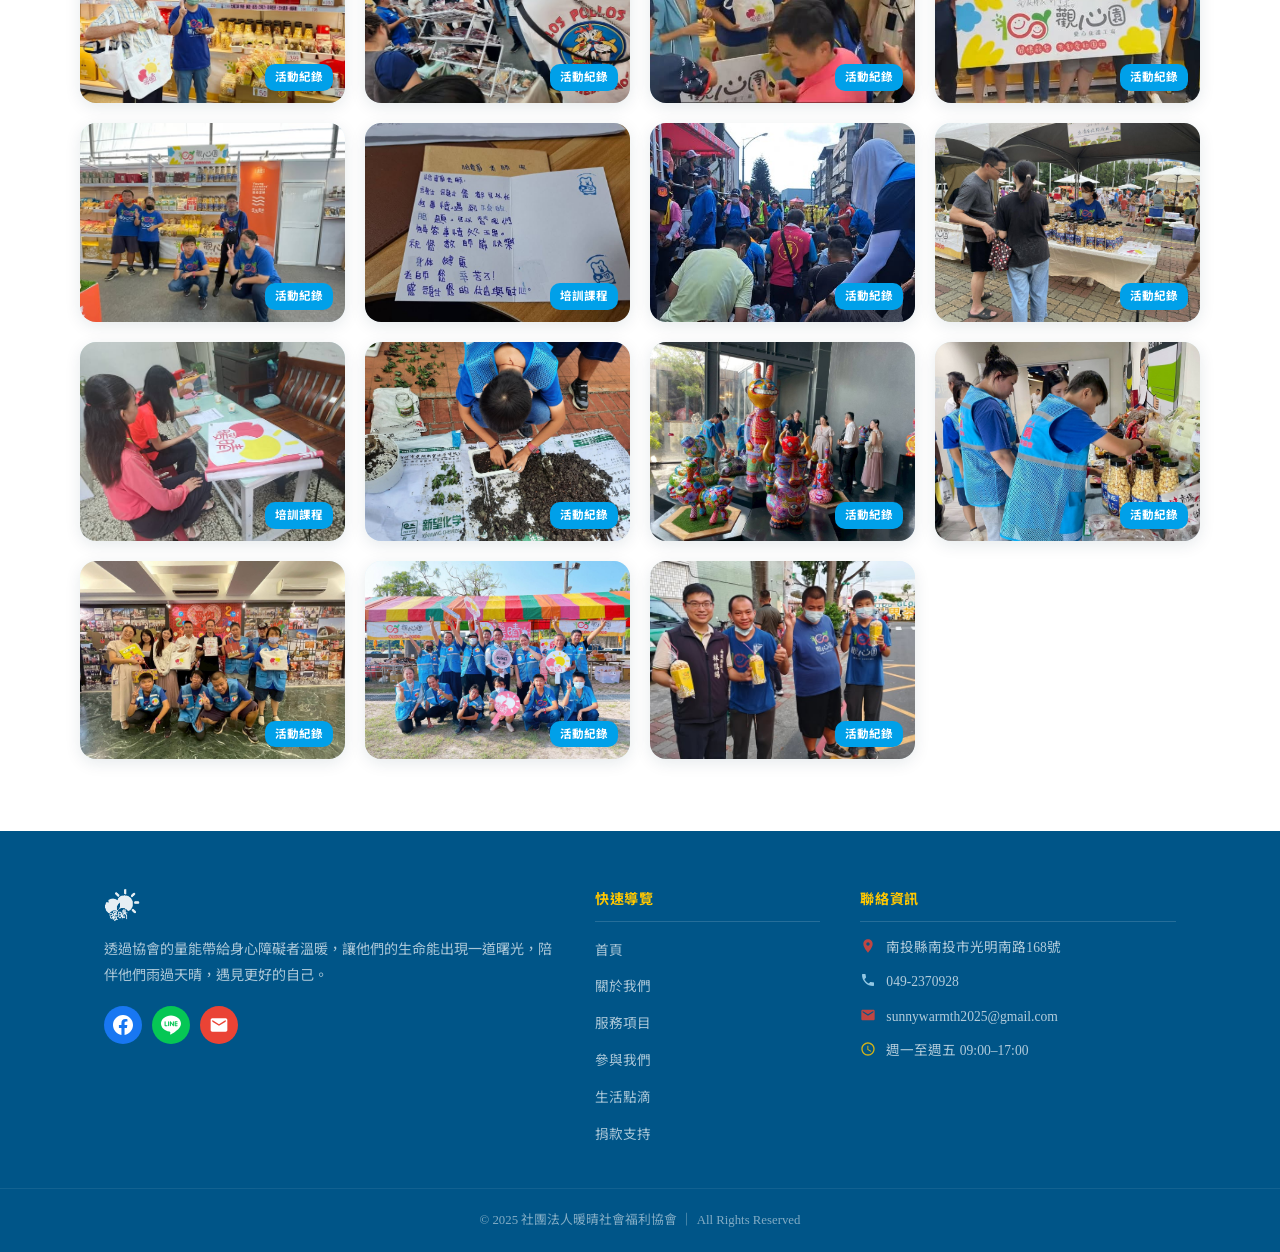
<file: gallery.html>
<!DOCTYPE html>
<html lang="zh-TW">
<head>
  <meta charset="UTF-8" />
  <meta name="viewport" content="width=device-width, initial-scale=1.0" />
  <title>生活點滴｜社團法人暖晴社會福利協會</title>
  <meta name="description" content="暖晴生活點滴——身障學員日常訓練與活動的真實紀錄，每一張笑容都是努力的身影。" />
  <meta property="og:type" content="website" />
  <meta property="og:site_name" content="社團法人暖晴社會福利協會" />
  <meta property="og:title" content="生活點滴｜社團法人暖晴社會福利協會" />
  <meta property="og:description" content="身障學員日常訓練與活動的真實紀錄，每一張笑容都是努力的身影。" />
  <meta property="og:image" content="https://sunnywarmth2025.com.tw/team-photo.png" />
  <meta property="og:url" content="https://sunnywarmth2025.com.tw/gallery.html" />
  <meta property="og:locale" content="zh_TW" />
  <meta name="twitter:card" content="summary_large_image" />
  <link rel="icon" type="image/png" href="logo.png" />
  <link rel="apple-touch-icon" href="logo.png" />
  <link rel="stylesheet" href="style.css" />
  <style>
    /* 篩選列 */
    .filter-bar {
      display: flex; gap: 10px; flex-wrap: wrap;
      margin-bottom: 36px;
    }
    .filter-btn {
      border: 2px solid var(--vest-light);
      background: var(--white); color: var(--text-soft);
      border-radius: 20px; padding: 7px 18px;
      font-size: .85rem; font-weight: 600;
      transition: all .2s; cursor: pointer;
    }
    .filter-btn:hover, .filter-btn.active {
      background: var(--vest); color: var(--white);
      border-color: var(--vest);
    }

    /* 相冊網格 */
    .gallery-grid {
      display: grid;
      grid-template-columns: repeat(auto-fill, minmax(260px, 1fr));
      gap: 20px;
    }

    /* 相冊卡片 */
    .gallery-card {
      border-radius: 16px; overflow: hidden;
      position: relative; cursor: pointer;
      aspect-ratio: 4 / 3;
      box-shadow: 0 4px 16px var(--shadow);
      background: var(--vest-pale);
    }
    .gallery-card img {
      width: 100%; height: 100%;
      object-fit: cover;
      transition: transform .4s ease;
      display: block;
    }
    .gallery-card:hover img { transform: scale(1.07); }

    .gallery-card-overlay {
      position: absolute; bottom: 0; left: 0; right: 0;
      background: linear-gradient(transparent 0%, rgba(0,20,40,0.72) 100%);
      padding: 44px 16px 16px;
      color: var(--white);
      opacity: 0; transform: translateY(6px);
      transition: opacity .3s, transform .3s;
    }
    .gallery-card:hover .gallery-card-overlay {
      opacity: 1; transform: translateY(0);
    }
    .gallery-card-overlay h4 {
      font-size: .95rem; font-weight: 700; margin-bottom: 4px;
    }
    .gallery-card-overlay span {
      font-size: .78rem; opacity: .82;
    }

    /* 類別標籤（右下角，避免擋到人像頭部） */
    .gallery-cat-badge {
      position: absolute; bottom: 12px; right: 12px;
      background: var(--vest); color: var(--white);
      font-size: .72rem; font-weight: 700;
      border-radius: 10px; padding: 3px 10px;
      z-index: 2;
    }

    /* 燈箱 */
    .lightbox {
      display: none; position: fixed; inset: 0;
      background: rgba(0,10,20,0.88);
      z-index: 3000; align-items: center; justify-content: center;
      padding: 24px;
    }
    .lightbox.active { display: flex; }
    .lightbox-box {
      background: var(--white); border-radius: 20px;
      max-width: 720px; width: 100%; overflow: hidden;
      box-shadow: 0 24px 64px rgba(0,0,0,0.5);
      animation: popIn .25s ease;
      max-height: 90vh; display: flex; flex-direction: column;
    }
    @keyframes popIn {
      from { transform: scale(.9); opacity: 0; }
      to   { transform: scale(1);  opacity: 1; }
    }
    .lightbox-img-wrap {
      background: #000;
      display: flex; align-items: center; justify-content: center;
      max-height: 60vh; overflow: hidden;
    }
    .lightbox-img-wrap img {
      width: 100%; max-height: 60vh;
      object-fit: contain; display: block;
    }
    .lightbox-info {
      padding: 20px 24px 24px;
      display: flex; flex-direction: column; gap: 6px;
      overflow-y: auto;
    }
    .lightbox-info h3 { font-size: 1.1rem; font-weight: 800; color: var(--vest-deep); }
    .lightbox-info .lb-meta { font-size: .82rem; color: var(--text-soft); }
    .lightbox-info .lb-desc { font-size: .9rem; color: var(--text-soft); line-height: 1.8; margin-top: 4px; }
    .lightbox-close {
      position: absolute; top: 16px; right: 20px;
      background: rgba(255,255,255,.18); border: none;
      color: var(--white); font-size: 1.4rem;
      border-radius: 50%; width: 38px; height: 38px;
      display: flex; align-items: center; justify-content: center;
      cursor: pointer; transition: background .2s;
      z-index: 3001;
    }
    .lightbox-close:hover { background: rgba(255,255,255,.32); }

    /* 卡片媒體標記（影片 / 多圖） */
    .gallery-media-badge {
      position: absolute; top: 12px; left: 12px; z-index: 2;
      display: flex; gap: 6px;
    }
    .gallery-media-badge span {
      background: rgba(0,0,0,.6); color: #fff;
      font-size: .72rem; font-weight: 700;
      border-radius: 10px; padding: 3px 9px;
      display: inline-flex; align-items: center; gap: 3px;
    }

    /* 燈箱輪播舞台 */
    .lightbox-stage {
      position: relative; background: #000;
      display: flex; align-items: center; justify-content: center;
      max-height: 60vh; overflow: hidden;
    }
    .lightbox-stage img {
      width: 100%; max-height: 60vh; object-fit: contain; display: block;
    }
    .lb-video { width: 100%; aspect-ratio: 16/9; background: #000; }
    .lb-video iframe { width: 100%; height: 100%; border: 0; display: block; }
    .lb-video-link {
      display: flex; flex-direction: column; align-items: center; justify-content: center;
      gap: 10px; width: 100%; aspect-ratio: 16/9; color: #fff; text-decoration: none;
      background: linear-gradient(135deg, var(--vest-deep), var(--vest));
    }
    .lb-video-link .play { font-size: 3rem; }
    .lb-video-link span { font-size: .95rem; font-weight: 700; }
    .lb-nav {
      position: absolute; top: 50%; transform: translateY(-50%);
      background: rgba(255,255,255,.22); border: none; color: #fff;
      width: 42px; height: 42px; border-radius: 50%; cursor: pointer;
      font-size: 1.6rem; line-height: 1; display: flex; align-items: center; justify-content: center;
      z-index: 3001; transition: background .2s;
    }
    .lb-nav:hover { background: rgba(255,255,255,.4); }
    .lb-prev { left: 12px; }
    .lb-next { right: 12px; }
    .lb-dots {
      display: flex; gap: 7px; justify-content: center;
      padding: 12px 0 0;
    }
    .lb-dot { width: 8px; height: 8px; border-radius: 50%; background: var(--vest-light); cursor: pointer; border: none; padding: 0; }
    .lb-dot.on { background: var(--vest); }

    /* 空白提示 */
    .no-photos {
      grid-column: 1/-1; text-align: center;
      color: var(--text-soft); padding: 60px 0; font-size: 1rem;
    }

    /* 新增提示 */
    .edit-hint {
      background: var(--vest-pale); border: 1.5px dashed var(--vest-light);
      border-radius: 14px; padding: 18px 22px; margin-bottom: 32px;
      font-size: .86rem; color: var(--text-soft);
    }
    .edit-hint strong { color: var(--vest-deep); }
    .edit-hint code {
      background: var(--vest-light); color: var(--vest-deep);
      border-radius: 4px; padding: 1px 6px; font-size: .82rem;
    }

    @media (max-width: 600px) {
      .gallery-grid { grid-template-columns: 1fr 1fr; gap: 12px; }
    }
    @media (max-width: 400px) {
      .gallery-grid { grid-template-columns: 1fr; }
    }
  </style>
</head>
<body>

<nav class="site-nav">
  <div class="nav-inner">
    <a href="index.html" class="nav-logo"><img src="logo.png" alt="暖晴社會福利協會 Logo" /></a>
    <div class="nav-links">
      <a href="index.html">首頁</a>
      <a href="about.html">關於我們</a>
      <a href="services.html">服務項目</a>
      <a href="participate.html">參與我們</a>
      <a href="gallery.html" class="active">生活點滴</a>
      <a href="donate.html" class="nav-cta">❤ 捐款支持</a>
    </div>
    <button class="nav-hamburger" id="hamburger" aria-label="選單"><span></span><span></span><span></span></button>
  </div>
</nav>
<div class="mobile-nav" id="mobile-nav">
  <a href="index.html">首頁</a>
  <a href="about.html">關於我們</a>
  <a href="services.html">服務項目</a>
  <a href="participate.html">參與我們</a>
  <a href="gallery.html">生活點滴</a>
  <a href="donate.html" class="mobile-cta">❤ 捐款支持</a>
</div>

<div class="page-hero">
  <div class="breadcrumb">首頁 › 生活點滴</div>
  <h1>生活點滴</h1>
  <p>用影像記錄每一個溫暖的瞬間，讓感動長存</p>
</div>

<section class="section section-light">
  <div class="container">

    <!-- 篩選列 -->
    <div class="filter-bar">
      <button class="filter-btn active" data-cat="all">全部</button>
      <button class="filter-btn" data-cat="活動紀錄">活動紀錄</button>
      <button class="filter-btn" data-cat="日常生活">日常生活</button>
      <button class="filter-btn" data-cat="志工服務">志工服務</button>
      <button class="filter-btn" data-cat="培訓課程">培訓課程</button>
    </div>

    <!-- 照片網格 -->
    <div class="gallery-grid" id="gallery-grid"></div>

  </div>
</section>

<!-- 燈箱 -->
<div class="lightbox" id="lightbox">
  <button class="lightbox-close" id="lightbox-close">✕</button>
  <div class="lightbox-box">
    <div class="lightbox-stage" id="lb-stage">
      <div id="lb-media"></div>
      <button class="lb-nav lb-prev" id="lb-prev" aria-label="上一張">‹</button>
      <button class="lb-nav lb-next" id="lb-next" aria-label="下一張">›</button>
    </div>
    <div class="lightbox-info">
      <div class="lb-dots" id="lb-dots"></div>
      <h3 id="lb-title"></h3>
      <div class="lb-meta" id="lb-meta"></div>
      <p class="lb-desc" id="lb-desc"></p>
    </div>
  </div>
</div>

<footer class="site-footer">
  <div class="footer-top">
    <div class="footer-brand">
      <img src="logo.png" alt="暖晴社會福利協會" />
      <p>透過協會的量能帶給身心障礙者溫暖，讓他們的生命能出現一道曙光，陪伴他們雨過天晴，遇見更好的自己。</p>
      <div class="footer-socials">
        <a href="https://www.facebook.com/profile.php?id=61579261374634" target="_blank" rel="noopener" title="Facebook" class="social-fb">
          <svg viewBox="0 0 24 24" fill="currentColor" aria-hidden="true"><path d="M24 12.073c0-6.627-5.373-12-12-12s-12 5.373-12 12c0 5.99 4.388 10.954 10.125 11.854v-8.385H7.078v-3.47h3.047V9.43c0-3.007 1.792-4.669 4.533-4.669 1.312 0 2.686.235 2.686.235v2.953H15.83c-1.491 0-1.956.925-1.956 1.874v2.25h3.328l-.532 3.47h-2.796v8.385C19.612 23.027 24 18.062 24 12.073z"/></svg>
        </a>
        <a href="https://lin.ee/Nr1C5TR" target="_blank" rel="noopener" title="LINE OA" class="social-line">
          <svg viewBox="0 0 24 24" fill="currentColor" aria-hidden="true"><path d="M19.365 9.863c.349 0 .63.285.63.631 0 .345-.281.63-.63.63H17.61v1.125h1.755c.349 0 .63.283.63.63 0 .344-.281.629-.63.629h-2.386c-.345 0-.627-.285-.627-.629V8.108c0-.345.282-.63.627-.63h2.386c.349 0 .63.285.63.63 0 .349-.281.63-.63.63H17.61v1.125h1.755zm-3.855 3.016c0 .27-.174.51-.432.596-.064.021-.133.031-.199.031-.211 0-.391-.09-.51-.25l-2.443-3.317v2.94c0 .344-.279.629-.631.629-.346 0-.626-.285-.626-.629V8.108c0-.27.173-.51.43-.595.06-.023.136-.033.194-.033.195 0 .375.104.495.254l2.462 3.33V8.108c0-.345.282-.63.63-.63.345 0 .63.285.63.63v4.771zm-5.741 0c0 .344-.282.629-.631.629-.345 0-.627-.285-.627-.629V8.108c0-.345.282-.63.627-.63.349 0 .631.285.631.63v4.771zm-2.466.629H4.917c-.345 0-.63-.285-.63-.629V8.108c0-.345.285-.63.63-.63.348 0 .63.285.63.63v4.141h1.756c.348 0 .629.283.629.63 0 .344-.281.629-.629.629M24 10.314C24 4.943 18.615.572 12 .572S0 4.943 0 10.314c0 4.811 4.27 8.842 10.035 9.608.391.082.923.258 1.058.59.12.301.079.766.038 1.08l-.164 1.02c-.045.301-.24 1.186 1.049.645 1.291-.539 6.916-4.078 9.436-6.975C23.176 14.393 24 12.458 24 10.314"/></svg>
        </a>
        <a href="mailto:sunnywarmth2025@gmail.com" title="Email" class="social-mail">
          <svg viewBox="0 0 24 24" fill="currentColor" aria-hidden="true"><path d="M20 4H4c-1.1 0-2 .9-2 2v12c0 1.1.9 2 2 2h16c1.1 0 2-.9 2-2V6c0-1.1-.9-2-2-2zm0 4l-8 5-8-5V6l8 5 8-5v2z"/></svg>
        </a>
      </div>
    </div>
    <div class="footer-col"><h4>快速導覽</h4><ul><li><a href="index.html">首頁</a></li><li><a href="about.html">關於我們</a></li><li><a href="services.html">服務項目</a></li><li><a href="participate.html">參與我們</a></li><li><a href="gallery.html">生活點滴</a></li><li><a href="donate.html">捐款支持</a></li></ul></div>
    <div class="footer-col"><h4>聯絡資訊</h4>
      <div class="footer-contact-item"><span class="ico ico-maps"><svg viewBox="0 0 24 24" fill="currentColor" aria-hidden="true"><path d="M12 2C8.13 2 5 5.13 5 9c0 5.25 7 13 7 13s7-7.75 7-13c0-3.87-3.13-7-7-7zm0 9.5c-1.38 0-2.5-1.12-2.5-2.5s1.12-2.5 2.5-2.5 2.5 1.12 2.5 2.5-1.12 2.5-2.5 2.5z"/></svg></span><span><a href="https://maps.google.com/?q=南投縣南投市光明南路168號" target="_blank" rel="noopener" style="color:inherit">南投縣南投市光明南路168號</a></span></div>
      <div class="footer-contact-item"><span class="ico ico-phone"><svg viewBox="0 0 24 24" fill="currentColor" aria-hidden="true"><path d="M6.62 10.79c1.44 2.83 3.76 5.14 6.59 6.59l2.2-2.2c.27-.27.67-.36 1.02-.24 1.12.37 2.33.57 3.57.57.55 0 1 .45 1 1V20c0 .55-.45 1-1 1-9.39 0-17-7.61-17-17 0-.55.45-1 1-1h3.5c.55 0 1 .45 1 1 0 1.25.2 2.45.57 3.57.11.35.03.74-.25 1.02l-2.2 2.2z"/></svg></span><span>049-2370928</span></div>
      <div class="footer-contact-item"><span class="ico ico-mail"><svg viewBox="0 0 24 24" fill="currentColor" aria-hidden="true"><path d="M20 4H4c-1.1 0-2 .9-2 2v12c0 1.1.9 2 2 2h16c1.1 0 2-.9 2-2V6c0-1.1-.9-2-2-2zm0 4l-8 5-8-5V6l8 5 8-5v2z"/></svg></span><span>sunnywarmth2025@gmail.com</span></div>
      <div class="footer-contact-item"><span class="ico ico-clock"><svg viewBox="0 0 24 24" fill="currentColor" aria-hidden="true"><path d="M11.99 2C6.47 2 2 6.48 2 12s4.47 10 9.99 10C17.52 22 22 17.52 22 12S17.52 2 11.99 2zM12 20c-4.42 0-8-3.58-8-8s3.58-8 8-8 8 3.58 8 8-3.58 8-8 8zm.5-13H11v6l5.25 3.15.75-1.23-4.5-2.67V7z"/></svg></span><span>週一至週五 09:00–17:00</span></div>
    </div>
  </div>
  <div class="footer-bottom"><p>© 2025 社團法人暖晴社會福利協會 ｜ All Rights Reserved</p></div>
</footer>

<!-- ════════════════════════════════════════════
  ★★★ 照片資料 — 在這裡新增 / 修改 ★★★

  欄位說明：
    id       : 唯一編號（不重複，依序+1）
    src      : 圖片路徑（建議放在 gallery/ 資料夾，填 "gallery/檔名.jpg"）
    title    : 照片標題
    date     : "YYYY-MM-DD"
    category : "活動紀錄" | "日常生活" | "志工服務" | "培訓課程"
    desc     : 照片說明（燈箱展開後顯示）
════════════════════════════════════════════ -->
<script src="db.js"></script>
<script>
// 備援資料：生活點滴現在由線上資料庫（Supabase）提供，請用後台新增／修改。
// 只有在線上資料庫連不上時，才會顯示下面這份內建資料。
/* ==PHOTOS_DATA_START== */
const PHOTOS = [
  {
    id: 63,
    src: "20260613在南投市",
    title: "在南投市",
    date: "2026-06-13",
    category: "日常生活",
    desc: "今天來了個努力的人\n因為身體會受季節的變化，有時會狀態不好\n導致工作很難穩定就業⋯⋯\n從晤談的過程中發現，他只是想要一個機會\n在督導與社工老師的鼓勵下\n終於讓他對於求職的相關技巧/與人互動方式\n有正向的回饋與支持～～\n離開的時候，看到他開心的笑容，與再前進的動力\n讓我們更加肯定服務的重要性！\n願我們能穩定的成長\n讓需要的人都能找到資源"
  },
  {
    id: 62,
    src: "20260605荔枝採收",
    title: "荔枝採收",
    date: "2026-06-05",
    category: "活動紀錄",
    desc: "趁著大雨來前，趕快將成熟的荔枝採收❤️❤️❤️\n也祈禱百香果快快長大～～\n務農可以有效的刺激學員們思考\n因為天然的農作物都不一樣\n學員們要努力思考如何可以採收\n適當的流汗也可以促進學員身體健康\n食慾變好認真喝水，都是好事～～"
  },
  {
    id: 61,
    src: "20260603南投縣市區青商會聯誼會",
    title: "南投縣市區青商會聯誼會",
    date: "2026-06-03",
    category: "活動紀錄",
    desc: "感謝\n#南投女青商會\n#曾詩涵 會長\n熱烈邀請我們參與\n「南投縣市區青商會聯誼會」\n讓學員可以外出擺攤\n學習與客人的應對方式\n每一聲的讚美，都會讓學員們更加自信\n每次不一樣的活動，都會讓學員努力思考該如何擺放商品\n外出是對於他們平時訓練最好的肯定"
  },
  {
    id: 60,
    src: "20260507在新東陽南投服務區",
    title: "在新東陽南投服務區",
    date: "2026-05-07",
    category: "活動紀錄",
    desc: "我想，這就是社會共融的畫面～～\n學員們每天開心的出門\n努力學習各種機會\n參與著對於他們而言很新奇的活動～～\n一個小小的鼓勵他們都會開心好久\n帶著一個禮物，他們會覺得自己是最優秀的人\n看他們開心的笑容，就覺得今天好值得"
  },
  {
    id: 59,
    src: "20260427參訪",
    title: "參訪",
    date: "2026-04-27",
    category: "活動紀錄",
    desc: "參訪，你以為只是來看看？\n錯了。\n他們走進來的時候，就被震撼了。\n原本只是「參訪」\n但不到10分鐘\n學生們都蹲了下來\n一起做👇\n👉 米磚製作\n👉 茶包計數\n做到一半\n開始有人小聲說：\n「這…比想像中難太多了」\n你以為很簡單的動作\n對他們來說\n是練了無數次才換來的能力\n每一個看似熟練的背後\n都是跌倒、重來、再堅持\n——\n我們很小\n但他們真的很努力\n不是做不好\n而是需要更多機會被看見\n——\n👉 如果今天是你\n你做得來嗎？\n留言告訴我們👇\n「你覺得最難的是哪一個？」\n（米磚 / 茶包）\n——\n如果你也被這份努力打動\n幫我們做一件事\n✔ 留下一句鼓勵\n✔ 按讚\n✔ 分享出去\n讓更多人看見\n這群正在努力生活的人\n📍 歡迎企業、學校預約參訪\n歡迎企業、學校團體預約參訪\n社團法人暖晴社會福利協會\n地址：南投縣草屯鎮中正路557-55號\n電話：049-2561763"
  },
  {
    id: 58,
    src: "20260403技藝訓練",
    title: "技藝訓練",
    date: "2026-04-03",
    category: "活動紀錄",
    desc: "在每個平凡的日子裡\n我們的學員默默的努力\n靠著不斷的練習，增加手部的靈活度\n讓貓頭鷹的皮雕越來越完整\n希望每個收到禮物的客人，都可以感受到滿滿的用心\n每一個貓頭鷹都是獨一無二的，因為材料都是社會大眾的愛心\n#聯合勸募 感恩支持小型社福\n讓我們的孩子可以接觸到更多的技藝訓練\n#感恩大眾 讓我們能穩定成長"
  },
  {
    id: 57,
    src: "20260311猜猜我們在做什麼",
    title: "猜猜我們在做什麼",
    date: "2026-03-11",
    category: "活動紀錄",
    desc: "猜猜我們在做什麼～～\n學手語～～\n他們雖然學的慢，但動腦記動作，手部的精細動作\n我們的學員們每天都在默默的進步，每天努力的學習\n不同的工作內容和技藝訓練\n可以延緩他們的退化\n甚至在不同的課程之間，學員可以找到自己的特長\n針對自己的興趣，慢慢精進"
  },
  {
    id: 56,
    src: "20260305生日快樂",
    title: "生日快樂",
    date: "2026-03-05",
    category: "活動紀錄",
    desc: "恭喜我們的寶貝小宏/阿漱/大陞，生日快樂～～\n陪伴著你們成長是我們的使命\n但讓你們的生命經驗更加豐富，是我們的責任\n願暖晴一步一腳印\n長長久久踏實成長\n#吳嘉慧 贊助生日蛋糕，感謝您"
  },
  {
    id: 55,
    src: "20260218國道3號休息站",
    title: "國道3號休息站",
    date: "2026-02-18",
    category: "活動紀錄",
    desc: "感謝命運的安排\n讓暖晴可以遇到這麼好的孩子\n過年期間能夠配合特殊排班～～\n在收攤時老師問他累不累\n他笑著說不會👍👍👍\n感謝每個伸手向學員拿DM的民眾\n您們小小的舉動，是社會共融的大大進步\n學員們開心的跟老師們分享\n他今天賣了什麼～～\n哪個客人跟他們鼓勵了什麼～～\n謝謝大家給我們機會\n感謝支持身障訓練的每一個人\n#國道3號休息站\n#公益專櫃"
  },
  {
    id: 54,
    src: "20260212金華山媽祖文物館",
    title: "金華山媽祖文物館",
    date: "2026-02-12",
    category: "活動紀錄",
    desc: "感恩\n#金華山媽祖文物館 \n捐贈咖啡機一台\n讓學員可以在訓練時，有不一樣的器材可以練習\n讓他們在招待客人時可以親手泡一杯咖啡\n讓他們可以跟社會有更好的互動\n願\n世間溫「暖」萬物有「晴」\n接住每顆想學習的心"
  },
  {
    id: 53,
    src: "20260128學茶道",
    title: "學茶道",
    date: "2026-01-28",
    category: "活動紀錄",
    desc: "感恩緣分讓我們遇見那麽有愛的老師\n#黃麗華 老師💕💕💕\n溫柔的語氣，緩慢詳細的講解，貼心的陪伴～～\n今天，我們的學員們\n開始了新的挑戰「學茶道」\n雖然步驟讓學員們覺得充滿挑戰\n但他們在課程中還是不斷的提問\n在親自練習時，即使緊張的手會發抖\n他們還是堅持的一步一步往下走\n隨著帶領學員參加的活動多元性\n我們努力的讓自己可以更有競爭力與機會\n不願放棄任何一絲可能性\n因此我們的學員什麼都要學，什麼都要做\n老師們也不願限制他們的一切\n學員們還會跟老師們說他們還想學…\n老師們很開心的看著他們進步👍\n同時不斷的思考如何連結資源\n目前已讓學員學過的技藝課程有\n毛線編織、皮雕、音樂、陶土、手語、手工皂、沙雕、茶藝…\n「暖晴」是個被寄予厚望成立的協會\n我們努力的照顧著想學習的智能障礙者們\n我們希望世間溫「暖」萬物有「晴」\n這群孩子需要大家的手一起接住他們\n活動名稱\n「115年度心智障礙技藝培力計劃」\n勸募許可文號\n「衛部救字第1151360363號」\n捐款帳號\n「元大銀行806」\n「2010200014018\n社團法人暖晴社會福利協會\n聯絡電話「049-2253887」\n聯絡地址「南投縣南投市南崗二路485號」"
  },
  {
    id: 52,
    src: "20260124一年一度的拔蘿蔔終於來了",
    title: "一年一度的拔蘿蔔終於來了",
    date: "2026-01-24",
    category: "活動紀錄",
    desc: "美好的天氣，開心的孩子們~~\n一年一度的拔蘿蔔終於來了~~\n好幾個孩子都是第一次拔蘿蔔!!\n原來葉子會刺刺的!!\n但真的是很特別的經驗~~\n看著他們勇敢的嘗試\n正是我們想守護的笑容~~\n能增加他們生命的豐富度\n是我們的使命\n小青因為視力上的障礙\n剛接住她時，小青是無法上下樓梯的!!!\n但在經過一年的相處與不斷的鼓勵~~\n現在的小青，什麼都要跟什麼都要玩\n慢一點沒關係，總會到達的🙂🙂🙂"
  },
  {
    id: 51,
    src: "20260116暖晴的第二個孩子",
    title: "暖晴的第二個孩子",
    date: "2026-01-16",
    category: "活動紀錄",
    desc: "願我們就像你的第二個家～～\n祝你生日快樂～～\n暖晴的第二個孩子\n論堅強…老師們都心疼她\n小小的她因為天生的紅斑性狼瘡一週要洗三次腎！！！\n沒有公司能配合她的個別狀況\n2年前就知道她的狀況…\n也試圖幫她連結資源…\n還好我們成立了\n秉持著接住每一個想就業的身心障礙者精神\n我們再次聯繫了她\n現在我們有量能了！！\n真心希望\n世間溫「暖」萬物有「晴」\n看著她領到人生第一份獎勵金開心的樣子\n就覺得我們的存在很有價值\n感恩緣分讓我們遇到很好的孩子\n我們相信每個人都有她的優勢能被開發\n不需要同情，我們的學員都很驕傲\n因為我們自立，我們靠自己的努力"
  },
  {
    id: 50,
    src: "20260114華山基金會鹿谷分會",
    title: "華山基金會鹿谷分會",
    date: "2026-01-14",
    category: "活動紀錄",
    desc: "#華山基金會鹿谷分會\n感恩\n華山基金會鹿谷分會\n邀請\n讓學員為長者做粉紅色的棉花糖\n有機會參與這一次的\n老人圍爐吃年菜活動，\n要讓阿公阿媽吃甜甜，\n取個吉祥寓意。\n讓我們見證華山基金會及志工們深耕社區的努力，也見證了這些長者因為有華山基金會的付出過得更開心"
  },
  {
    id: 49,
    src: "20260107曾漢棋綜合醫院",
    title: "曾漢棋綜合醫院",
    date: "2026-01-07",
    category: "活動紀錄",
    desc: "感恩\n#曾漢棋綜合醫院 全體工作人員\n高度協助我們的學員~~\n隨時注意學員狀況，耐心詢問體檢內容~~\n2個女孩~又瘦弱~又怕抽血~~\n老師只能在一旁陪伴跟加油打氣~~\n新的一年~~\n協會的業務也開始越來越繁雜~~\n在訓練學員與行政業務之間~~\n老師們努力取得平衡~~\n每個學員都想每天來協會學習\n老師們只能更加努力的連結資源\n來支持協會的運作~~"
  },
  {
    id: 48,
    src: "20251226南投縣南崗工業區廠商協進會",
    title: "南投縣南崗工業區廠商協進會",
    date: "2025-12-26",
    category: "活動紀錄",
    desc: "感恩\n#南投縣南崗工業區廠商協進會\n讓我們有機會曝光\n讓我們能被這麼多廠商認識\n感恩新任13屆理事長\n#高志銘 理事長，用心聆聽我們的需求\n感恩12屆理事長\n#粘清泉 理事長，用行動支持我們\n感恩\n#張耕瑋 秘書，面面俱到的安排\n感恩\n#邱文卿 廠長的大力引薦，讓我們可以參與這場盛會\n感恩\n協進會所有理事／監事／所有會員們\n你們的加油都是對我們最好的鼓勵\n感恩\n#許淑華 縣長，認真關心南投身障就業\n感恩\n#王瑞德 副縣長，有愛的讚美，學員們都很開心\n感恩\n#勞動部勞動力發展署-中彰投分署\n#劉秀貞 分署長，關懷學員培力\n感恩\n#南投建設處\n#張洲滄 處長，今年大力支持學員的商品"
  },
  {
    id: 47,
    src: "20251225在青鳥皮鞋旗艦店",
    title: "在青鳥皮鞋旗艦店",
    date: "2025-12-25",
    category: "活動紀錄",
    desc: "2025的尾聲~~先感恩一切都是最好的安排~~\n感恩\n#黃秀玉 老師，這一年對我們關懷與幫忙~~\n無微不至的協助，用最實際的行動支持身心障礙技藝培訓\n也因為您願意讓孩子們有無限的機會\n讓他們有機會學音樂~~\n雖然進步的速度很慢~~雖然音準有待加強~~\n但每次表演完，學員的自信都會表現在他們最真誠的笑容\n感恩\n#無尾熊音樂教室 全體老師們~~\n一群孩子們需要一群人，才能接的住他們\n感恩\n#青鳥皮鞋旗艦店 老闆熱心公益~~\n讓聖誕鞋盒活動可以乘載著大眾的愛心\n將溫暖送入偏鄉~~\n也讓學員們可以穿到超值的鞋子\n可以舒適的走路，讓學員工作更努力。"
  },
  {
    id: 46,
    src: "20251224在中興新村",
    title: "在中興新村",
    date: "2025-12-24",
    category: "活動紀錄",
    desc: "我們真的很幸運也很幸福~~\n可以遇見這麼多認同我們的手藝人~~\n#沙明治老師 沙雕超有溫度，看見作品就覺得好開心\n#Sophia老師 讓陶藝充滿愛的故事，學員們超有成就感\n#徐瑋隆老師 像守護神一樣，默默在一旁保護學員們的安全\n#蓓特行銷企劃工作室 因為您，讓我們的孩子看見不同的世界，有機會被藝術療癒\n願「暖晴」穩定成長，才能保護更多孩子\n感謝社會大眾的理解與包容，讓學員們可以做自己"
  },
  {
    id: 45,
    src: "20251217財團法人感恩社會福利基金會",
    title: "財團法人感恩社會福利基金會",
    date: "2025-12-17",
    category: "活動紀錄",
    desc: "感恩~~意外到來的貴賓們~~\n#財團法人感恩社會福利基金會\n#何坤亷 專員\n#李琇絹 老師\n#林晉全 專員\n前些日子接到「感恩基金會」想來單位參訪的電話\n著實令人顯的不知所措\n一個今年才剛創立的新協會\n一直以為還要再2年才有機會與資格能與您們接觸\n但能在這麼多社福單位被選中\n我們也只能抱著深深的感謝，繼續前行\n感謝老師們給予這麼多實用的建議\n讓協會更有方向與實際執行的策略\n也因為您們無私地分享\n讓協會能借力使力，少走一些彎路\n在未來的日子，願在我們所選擇的服務領域\n莫忘初心~~說我所做做我所說~~\n年末回顧~~\n真的很感激一切都是最好的安排~~\n協會從成立至今，真的很多貴人相助~~\n每一次的推廣機會，我們都無比珍惜~~\n願我們能穩定成長，持續向前\n唯有好好經營，方能長久"
  },
  {
    id: 44,
    src: "20251213漳興國小",
    title: "漳興國小",
    date: "2025-12-13",
    category: "活動紀錄",
    desc: "#漳興國小\n#李明諭\n感恩\n漳興國小提供此攤位\n讓學員可以參與這次愉快的園遊會闖關活動\n看到小朋友們開心勇敢的挑戰每一關 感覺到他們在學校的學習 是非常棒的\n個個 聰明 機靈\n感恩\n李明諭先生 注意到我們  為學員們  同學們 出錢出力\n給學員們多一次機會 朝自立邁進"
  },
  {
    id: 43,
    src: "20251207國際同濟會台灣總會",
    title: "國際同濟會台灣總會",
    date: "2025-12-07",
    category: "活動紀錄",
    desc: "感恩\n#國際同濟會台灣總會\n#忠貞會第51屆\n#黃冠穎 會長\n大力支持學員製作的產品\n用實際行動支持身障就業\n感恩\n#洪珮琦 里長\n您的引薦讓我們可以被不同團體認識\n感恩\n#忠貞會第48屆會長\n#114年度的忠貞同濟會的社服主委\n#邱文卿 會長\n大力協助今天擺攤相關事宜\n讓學員得到那麼多人的鼓勵\n真的很感謝您\n感恩\n#忠貞會 所有歷屆會長與所有會友\n您們所有的支持，都是對學員們最大幫助\n未來還請多多支持\n半天的活動小青終於可以到外縣市走走\n我們的王牌推銷員們努力的展現自己\n運用自己的特長，努力被別人看見\n我們的緩緩兒們都是獨一無二的\n每個都很棒~~\n願你們都能在自己的天地發光發熱~~"
  },
  {
    id: 42,
    src: "20251206綠園道擺攤",
    title: "綠園道擺攤",
    date: "2025-12-06",
    category: "活動紀錄",
    desc: "感恩\n#台中市不動產經紀人公會\n#陳俊雄 理事長\n捐贈公益攤位，讓我們有機會在綠園道擺攤\n#黃麗華 夫人\n願意安排時間來南投教學員茶藝\n讓我們能有機會賣更好的台灣茶\n感恩\nSophia Liu陶藝老師\n您的牽線，讓我們學員有全新截然不同的體驗\n在今天也給予我們諸多的協助\n感恩\n林宥妤 書法老師\n在聽完我們的服務後\n願意用您的墨寶增加我們產品的獨特性\n也送給學員很好的祝福\n感恩\n今天所有支持我們的民眾們\n您的每一次駐足，都是讓學員邁向自立最好的訓練\n阿漱練習半年製作的手鍊第一次受到陌生人的肯定\n終於在她的臉上看到自信與成就感\n也是今天最讓老師感動的一刻\n今天是個大挑戰，但也讓學員成長許多\n有農特產品/手工藝品/惜福品\n攤位的大小與產品的數量都讓學員一時手足無措\n好多的價錢與不同商品的介紹詞\n都讓阿漱更加進步\n老師適時地在一旁協助\n但與客人的第一互動，都讓阿漱一個人獨挑大樑\n希望透過不斷訓練，她終有一日可以奔向更廣大的未來"
  },
  {
    id: 41,
    src: "25251203原之驛 Ba-bu樂園",
    title: "原之驛 Ba-bu樂園",
    date: "2025-12-03",
    category: "活動紀錄",
    desc: "感恩\n#原之驛 Ba-bu樂園\n提供這麼舒適的場地讓學員進行技藝訓練的學習~~~\n到一個新的環境會讓學員的各種感官有全新的刺激\n不同的技藝課程，可以讓學員探索自己\n從中找到自己喜歡的項目\n讓老師未來能針對他們的不同，進行個別化的服務\n期許能透過特別訓練\n讓他們有天能販售自己的商品\n增加自己收入的多元性"
  },
  {
    id: 40,
    src: "20251202林心榆 老師",
    title: "林心榆 老師",
    date: "2025-12-02",
    category: "活動紀錄",
    desc: "感恩\n#林心榆 老師\n充滿教學熱情的老師~~\n原來精美可愛的黏土皂，需要如此繁雜的工序\n過程中感謝老師的耐心指導\n學員有問題您都一一協助\n雖然老師的氣質文文靜靜的\n但卻能感受到您對學員滿滿的愛\n光是將雪人的身體搓圓就將近花了一個小時\n我們的緩緩兒們真的需要很多的理解\n因為他們永遠停留在6-12歲的年紀\n但接觸過後會喜歡上他們的純真\n能陪他們走一程是我們的使命\n能讓他們走的好，需要社會的力量"
  },
  {
    id: 38,
    src: "20251129紅翻天平價現炒",
    title: "紅翻天平價現炒",
    date: "2025-11-29",
    category: "活動紀錄",
    desc: "感謝~\n\"紅翻天平價現炒\"\n提供今天午餐給我們學員~\n感謝提供我們學員午餐的供應夥伴們🥰\n有您真好~😘😘😘"
  },
  {
    id: 39,
    src: "20251129原之驛Ba-bu 樂園",
    title: "原之驛Ba-bu 樂園",
    date: "2025-11-29",
    category: "活動紀錄",
    desc: "無限感恩\n原之驛Ba-bu 樂園\n提供\n優美舒適的場地\n可愛的小豬造型雞蛋糕 \n無限暢飲的各式飲料\n讓學員們可以積極參與手作課程，增進自己的一技之長\n更有自信 為自立之路 再邁前一步"
  },
  {
    id: 37,
    src: "20251127蓓特行銷企劃工作室",
    title: "蓓特行銷企劃工作室",
    date: "2025-11-27",
    category: "活動紀錄",
    desc: "感恩\n蓓特行銷企劃工作室\n您的牽線，讓學員可以遇見這麼厲害的老師\n讓他們可以有全新的體驗與技藝培訓\n感恩\nSophia Liu \nChezjune_ceramic 的Sophie 老師\n老師的特別設計\n讓學員們能自在地學習如何做陶土杯墊\n每個學員都很開心自己也能完成一個作品\n信己無私 信人有愛\n感謝大家對這些學員的理解與包容\n感謝社會大眾用自己力所能及的方式\n支持著身心障礙者培力/技職訓練\n願社會共榮/再無歧視"
  },
  {
    id: 36,
    src: "20251124勞動力發展署",
    title: "勞動力發展署",
    date: "2025-11-24",
    category: "活動紀錄",
    desc: "今天是個特別的日子～～\n老師們努力的奮鬥\n讓服務單位被看見～～\n感恩\n#勞動部\n#勞動力發展署\n願意重資培養所有為社會事努力的單位\n讓我們可以一路從\n社會創新“孵化班”“加速班”“成果發表會”\n慢慢的學習，漸漸的釐清自己\n讓我們的“DV”報告書能完整呈現\n開始思考未來如何讓協會永續\n感恩\n#蔡適陽 老師，商界的實戰提點\n#鄭勝分 老師，學界的傾囊相授\n#程敏喬 老師，精準的眉角分享\n感恩\n#華人王牌培訓 用心辦理本次的系列課程\n讓我們可以沒有後顧之餘的學習\n各方面體驗都非常好\n感恩\n所有的學員\n所有的一切都是我們一起才能創造\n感恩，所有的與會貴賓\n給予我們最真實的回饋與建議"
  },
  {
    id: 35,
    src: "20251123九族文化村",
    title: "九族文化村",
    date: "2025-11-23",
    category: "活動紀錄",
    desc: "感恩\n#南投縣政府\n#社會及勞動局\n#九族文化村\n用心舉辦『114 年度南投縣國際身心障礙者日宣導活動 』\n讓孩子們可以在充滿愛的環境下開心地玩樂~~\n感恩所有工作人員與志工~~\n#理解隱性障礙\n#消除誤解歧視\n今天真的很感動~~\n看到小青想跟同學在一起出遊，努力克服懼高的恐懼\n看到學員們互相照顧與扶持~~\n看到他們最純粹的開心~~\n看到他們蹦蹦跳跳~~\n看到世間溫『暖』萬物有『晴』正在慢慢的實現~~\n看到學員與老師互相成就~~\n看到孩子們的眼中充滿感激\n看到社會共榮"
  },
  {
    id: 34,
    src: "20251121聯合勸募",
    title: "聯合勸募",
    date: "2025-11-21",
    category: "活動紀錄",
    desc: "感恩\n#聯合勸募 願意給我們這麼新的單位一個說理想的機會\n#曾竹寧 委員，給予我們非常實用的建議\n感恩社會大眾無私的付出\n讓社會能有正向循環的力量\n#聯合勸募 是暖晴第一個完整的大計畫\n從無到能有機會報告的這一刻，整整醞釀了半年\n感謝為了讓個計畫完善呈現的每個人\n我們的夢想很大~~有需要的人真的太多了\n我們只能努力地往前，不斷地盡自己所能連結資源\n背後的大愛心相片牆是114年的點滴\n回首一切充滿感謝\n也讓自己更加確信自己正在走一條對的路"
  },
  {
    id: 33,
    src: "20251119蓓特行銷企劃工作室",
    title: "蓓特行銷企劃工作室",
    date: "2025-11-19",
    category: "活動紀錄",
    desc: "感謝蓓特行銷企劃工作室，讓世間溫暖，萬物有晴，每個人都在用自己的專業，讓身障就業被看見，讓緩緩兒們能自立自養，讓社會更加共榮。"
  },
  {
    id: 32,
    src: "20251116無尾熊音樂藝術工作室",
    title: "無尾熊音樂藝術工作室",
    date: "2025-11-16",
    category: "活動紀錄",
    desc: "感恩\n#無尾熊音樂藝術工作室\n#黃秀玉老師\n#呂幸華老師\n#保麗龍老師\n#淑芬老師\n#叡叡老師\n#子淇老師\n感謝您們對學員一切的付出~~\n讓這些孩子們的生命中能有音樂的薰陶\n也辛苦您們耐心教導可愛的緩緩兒們~~\n讓他們可以透過不斷的練習，一點一滴地慢慢進步\n#2025草屯稻草工藝文化節\n11/30  08：30-09：10 歡迎大家一起來欣賞美妙的音樂表演\n您的掌聲就是對他們最大的鼓勵~~"
  },
  {
    id: 31,
    src: "20251115特別的15號",
    title: "特別的15號",
    date: "2025-11-15",
    category: "活動紀錄",
    desc: "特別的15號\n是小伶第一次領獎勵金的日子~~\n可以很明顯地感覺到她的開心與成就感~~\n以後出門她終於也可以跟其他同學一樣\n買自己想吃想喝想玩的東西了😀😀😀\n接下來要訓練小伶應對客人的勇氣與算術的速度\n讓我們一起為小伶加油~~"
  },
  {
    id: 30,
    src: "20251114南投縣政府",
    title: "南投縣政府",
    date: "2025-11-14",
    category: "活動紀錄",
    desc: "感恩\n#南投縣政府\n#建設處\n#產業發展科\n感恩您們用實際行動支持身心障礙者就業訓練\n小伶每天都很期待可以到協會接受服務\n因為每天都能有不一樣學習經驗~~\n瘦小的她什麼事都想嘗試，什麼都願意做\n老師擔心她扛不起貨品\n她卻用實際行動證明『她可以』!!"
  },
  {
    id: 29,
    src: "2025110811月的壽星們生日快樂",
    title: "11月的壽星們生日快樂",
    date: "2025-11-08",
    category: "活動紀錄",
    desc: "11月的壽星們生日快樂~~~\n小祐/小瑜/小青們又長大了一歲~~\n老師們記得他們的生日，他們又驚又喜~~\n願你們接下來的一年平安快樂，繼續努力~~\n雖然你們永遠停留在最純真的認知\n但也正因為如此，可以看到最簡單的滿足~~\n雖然有時被你們的天真弄得有些無言...\n但看著你們每天都如此地想上班\n都讓老師們在與你們的互動的過程中找到存在的價值~~"
  },
  {
    id: 28,
    src: "20251107南投縣政府民政處自治事業科",
    title: "南投縣政府民政處自治事業科",
    date: "2025-11-07",
    category: "活動紀錄",
    desc: "感恩您們對身心障礙者就業訓練的支持~~\n感恩您們優良的行政效率，讓我們可以快速的成交，讓學員有全新的挑戰\n每一個客製化的訂單，都是讓學員訓練能力的機會~~\n親送的機會，讓學員可以有外出的機會\n親眼看著自己製作的商品交到客人手中\n讓我們的學員越來越有成就感，越來越自信"
  },
  {
    id: 27,
    src: "20251106名間鄉農會",
    title: "名間鄉農會",
    date: "2025-11-06",
    category: "活動紀錄",
    desc: "感恩\n名間鄉農會注意到我們\n提供場地\n讓學員可以去擺放爆米花\n練習進出貨 攤位擺設\n並且協助販賣商品\n給學員們一個更大的機會\n被看見"
  },
  {
    id: 26,
    src: "20251105純真的小伶哭了",
    title: "純真的小伶哭了",
    date: "2025-11-05",
    category: "活動紀錄",
    desc: "今天有一個女孩來進行技能評估\n聽到她的啜泣聲，老師手足無措的耐心詢問\n單純的小伶以為老師有新的學員就會不要她了...\n對於這些緩緩兒，一個培訓的機會有多難得\n小伶已經等了一年......\n不是沒有努力過，是在這個利益最大化的職場氛圍下\n他們的障礙也同時是他們求職的最大阻礙...\n小伶總是小心翼翼，超級害怕做錯一點事情\n說話的聲音距離超過15公分根本聽不到\n我想這就是我們存在的價值"
  },
  {
    id: 25,
    src: "20251104草屯衛生所  便民的施打服務",
    title: "草屯衛生所  便民的施打服務",
    date: "2025-11-04",
    category: "活動紀錄",
    desc: "資源共享~~共創共榮~~\n感謝\n#草屯衛生所  便民的施打服務\n#用心生活診所  到場服務且專業的施打，並用行動支持學員們親手製作的產品\n協會雖然提供職業訓練場域\n但要能讓服務整個運作起來!!\n需要方方面面，社會大眾各領域專業的支持~~\n只要能讓學員更好，我們都願意嘗試。"
  },
  {
    id: 24,
    src: "20251102南投日月潭國際立槳SUP橫渡嘉年華",
    title: "南投日月潭國際立槳SUP橫渡嘉年華",
    date: "2025-11-02",
    category: "活動紀錄",
    desc: "大晃茶業股份有限公司 感恩您贊助攤位\n讓學員能在不同的地方進行工作訓練\n每一次外展活動都是挑戰！！！\n學員要依不同的場地進行商品擺放的調整\n與每位客人的互動也都是獨一無二的經驗\n大家早安～～\n我們已經在＜日月潭-伊達邵碼頭＞\n**南投日月潭國際立槳SUP橫渡嘉年華**\n等待大家的光臨～～\n祝今天的活動圓滿完成\n願大家都＜平安喜樂＞"
  },
  {
    id: 22,
    src: "20251101學員努力的身影",
    title: "學員努力的身影",
    date: "2025-11-01",
    category: "日常生活",
    desc: "感恩所有的因緣俱足~~\n感恩緣分讓『暖晴』能夠成立~~\n感恩我能夠有社會工作者專業知能~~\n每次看著學員努力的身影\n都會不斷地被感動~~\n雖然因為過往的求職經驗讓他們都很害怕犯錯\n練習時總會因為緊張而導致動作慢慢的\n但每次問學員還要不要來學習\n他們肯定又興奮的點頭，都是對我們最大的認可"
  },
  {
    id: 23,
    src: "20251101酷比公益市集 南投九九峰動物樂園",
    title: "酷比公益市集 南投九九峰動物樂園",
    date: "2025-11-01",
    category: "活動紀錄",
    desc: "這趟無障礙的藝文充能之旅，親身體驗一場豐富心靈的藝術饗宴，讓每位學員都沉浸在琳瑯滿目的作品中，帶著滿滿的正能量與無比燦爛的笑容圓滿回歸。"
  },
  {
    id: 21,
    src: "20251026感恩 為弱勢族群 加油",
    title: "感恩 為弱勢族群 加油",
    date: "2025-10-26",
    category: "活動紀錄",
    desc: "感恩 為弱勢族群 加油\n所有善心人士\n蔡碧如 女士 今天多次關心\n讓我們更加勇敢的走下去"
  },
  {
    id: 20,
    src: "20251018南投會展中心",
    title: "南投會展中心",
    date: "2025-10-18",
    category: "活動紀錄",
    desc: "相互支援，迎向更好的未來～～\n今天是小伶第一次外展\n有些緊張，臉上卻努力保持著淡淡的微笑\n學著觀心園的學長姐們努力的叫賣\n做著自己力所能及的事情～～\n學員們想有個地方可以學習\n平均都要花1～1.5小時才能到服務場域\n<暖晴＞服務想要學習獨立工作的學員場域\n<觀心園>服務想要獨立工作學員實習場域\n您的每一次關心與駐足～～\n都是支持他們最好的方式\n我們賣的產品都是他們努力的結果\n為我們的學員感到驕傲"
  },
  {
    id: 19,
    src: "20251015 小伶第一天上班",
    title: "小伶第一天上班",
    date: "2025-10-15",
    category: "日常生活",
    desc: "今天是小伶開始接受職業培力的第一天～～\n雖然動作緩慢，卻很用心的做好每個步驟\n希望經過訓練\n小伶可以從商品代工員\n到可以面對客人介紹商品的門市銷售員"
  },
  {
    id: 18,
    src: "20251012南投世界茶葉博覽會",
    title: "南投世界茶葉博覽會",
    date: "2025-10-12",
    category: "活動紀錄",
    desc: "許淑華 縣長，恭喜茶博完美落幕～～\n在您的帶領下，一屆比一屆盛大～～\n以後我們都會更加的努力💞💞💞\n願南投越來越好\n南投縣農會\n感謝您們給我們一個可以曝光的機會\n讓學員不用在外面曬太陽，有冷氣可以吹\n讓學員可以平安健康的完成這9天的高壓訓練\n再次深深的感恩🥰🥰🥰\n名間鄉農會 \n感謝您們持續支持我們的產品\n讓我們能被更多人發現\n有機會照顧更多的學員\n感謝所有支持我們的民眾～～\n無論購買或是停下腳步\n都是對學員們最大的鼓勵\n任何機會他們都無比珍惜"
  },
  {
    id: 17,
    src: "20251010南投世界茶葉博覽會",
    title: "南投世界茶葉博覽會",
    date: "2025-10-10",
    category: "活動紀錄",
    desc: "今天最強粉絲之三\n其一\n劉先生為了幫學員們加油 特地再來買 再得環保提袋2個\n其二\n這為美女非常開心地為學員們加油 買了需多\n其三\n試吃了爆米花 就一定要買的開心小寶貝\n感恩 每位為學員們加油的朋友們"
  },
  {
    id: 14,
    src: "20251008鄰家大姐姐",
    title: "鄰家大姐姐",
    date: "2025-10-08",
    category: "活動紀錄",
    desc: "鄰家大姐姐 許淑華縣長\n連續三天來關心學員\n吃爆米花 聊心情\n還帶來了她的好朋友們\n學員們開心的無法形容\n同時也謝謝\n#高虹安市長\n#林友友議員\n您們的每一次關心都是對我們最大的肯定\n讓學員能有服務的機會，是對平常訓練最好的認可"
  },
  {
    id: 15,
    src: "20251008南投茶葉博覽會",
    title: "南投世界茶葉博覽會",
    date: "2025-10-08",
    category: "活動紀錄",
    desc: "真是有夠可愛的～\n爺爺他購物滿300元獲得免費贈送的帆布包，他覺得很好看很實用，於是又回頭再來購物以便再多得一個帆布包"
  },
  {
    id: 12,
    src: "20251007觀心園愛心工作坊──和許淑華",
    title: "觀心園愛心工作坊──和許淑華",
    date: "2025-10-07",
    category: "活動紀錄",
    desc: "南投人真的很幸福\n有一位勤政親民的縣長\n昨天來到 觀心園\n為大家鼓勵加油\n今天又特地帶了彰化縣長來為我們鼓勵加油\n為了推動南投的經濟真的是不遺餘力\n感謝\""
  },
  {
    id: 13,
    src: "20251007一位專程要來看學員的朋友",
    title: "一位專程要來看學員的朋友",
    date: "2025-10-07",
    category: "活動紀錄",
    desc: "一位專程要來看學員的朋友\n說他在 茶博 走了好久都找不到我們\n最後在青農館的門口聽到有人說裡面有一間身心障礙的學員在賣東西\n他們要去支持\n跟著他們的腳步他找到了我們\n一步一腳印是我們的信念\n我們相信\n只要我們努力一定會被看見會被肯定會被支持\""
  },
  {
    id: 11,
    src: "20251005南投世界茶業博覽會",
    title: "南投世界茶葉博覽會",
    date: "2025-10-05",
    category: "活動紀錄",
    desc: "許淑華縣長~~南投有您真好~~\n感謝『南投縣農會』，給學員一個可以展現自己努力成果的舞台~~\n感恩   世間溫『暖』萬物有『晴』~~\n10/4-12南投世界茶葉博覽會，青農館內等您哦~~\n能被看見被肯定，學員們都充滿感謝\n每一次的介紹，都是平日裡用心學習的成果\n謝謝大家~~\""
  },
  {
    id: 10,
    src: "20251004南投世界茶葉博覽會",
    title: "南投世界茶葉博覽會\"",
    date: "2025-10-04",
    category: "活動紀錄",
    desc: "10／4-12 南投世界茶葉博覽會正式展開，學員們真誠的服務熱情的叫賣，都是希望把最好的產品帶給每位顧客。若您有來到現場，請給學員一個機會，讓他們為您介紹商品，讓他們能有多一次工作訓練的機會，感恩"
  },
  {
    id: 9,
    src: "20250928支持身心障礙者就業提供職能技藝培訓",
    title: "支持身心障礙者就業/提供職能技藝培訓",
    date: "2025-09-28",
    category: "培訓課程",
    desc: "社會福利領域這麼多~~~兒婦老少殘...\n為什麼暖晴選擇專注在『支持身心障礙者就業/提供職能技藝培訓』\n因為讓學員學會『釣魚』是一個很關鍵的轉捩點!!!\n當身心障礙者不用只能待在家裡「被照顧」!!!\n當他們白天外出進行工作訓練，家長就可以外出賺錢\n家裡有穩定的經濟收入，才有可能翻轉未來!\n經查114年6月份人口統計數據南投縣為46萬8,995人，其中身心障礙者人口數為3萬3,203人，而18至45歲人口計有3,063人，又智能障礙者人數860人，占18至45歲身心障礙者總人口數28％\n多一個家庭的孩子能被訓練!!\n就能多一個機會改變一個家。\""
  },
  {
    id: 7,
    src: "20250927在白沙屯拱天宮媽祖廟",
    title: "在白沙屯拱天宮媽祖廟",
    date: "2025-09-27",
    category: "活動紀錄",
    desc: "願，天佑花蓮~~\n願，大家平安健康/一切順利~~\n雖然白沙屯媽祖沒有路過暖晴~~\n但騎著機車，載著志工阿嬤一起去追媽祖~~\n是個特別的經驗，如果媽祖沒來到南投\n很多人這輩子也沒機會和能力參加如此盛典~~\n希望暖晴在支持身障就業的路越走越遠~~\n希望透過青年返鄉，為南投注入更多的活力與量能\n加油~~\""
  },
  {
    id: 8,
    src: "20250927南投體育館，與大家一起「追媽祖」",
    title: "南投體育館，與大家一起「追媽祖」",
    date: "2025-09-27",
    category: "活動紀錄",
    desc: "9/27我們來到南投體育館，與大家一起「追媽祖」🚶‍♀️🚶‍♂️\n現場滿滿的人潮與熱情，觀心園的學員們用心服務，將最真誠的笑容獻給每一位朋友💖\n這次我們也帶來超人氣商品 👉 心願瓶爆米花 🍿\n共有七種口味：焦糖、鹹甜、玉米濃湯、鹹酥雞、巧克力、起司、珍珠奶茶✨\n每一瓶都由學員 參與製作，用心烘出幸福的味道，更蘊含著滿滿的公益價值。\n而且心願瓶吃完後，還能變身為 存錢筒 💡\n環保又實用，讓美味與心意繼續延續下去。\n感謝大家的支持與鼓勵，邀請您和我們一起，用愛行動，讓社會更溫暖\""
  },
  {
    id: 6,
    src: "20250925小伶面試的日子",
    title: "小伶面試的日子",
    date: "2025-09-25",
    category: "培訓課程",
    desc: "今天是小伶面試的日子~~\n一早媽媽帶著小伶從名間趕來，只為尋找一個機會。\n以後他要自己坐公車，需要一個多小時才能抵達協會。\n通過面試，發現小伶其實很棒~~~\n只是因為天生的障礙，造成他思考上有點鈍鈍的\n但只要經過技藝訓練\n相信他會成為一位很好的門市推銷員+代工員\n10月下旬，小伶將正式成為工作坊第一個員工\n歡迎大家來協會看她努力的身影\n身心障礙者就業的資源真得遠遠不足\n但願暖晴可以更加努力的成長\n接住更多想就業的身心障礙者\n減輕家庭的負擔，讓他們終有一天能實現自立自養\""
  },
  {
    id: 2,
    src: "20250921植栽種植",
    title: "植栽種植",
    date: "2025-09-21",
    category: "活動紀錄",
    desc: "今天有花友分享了一些“長壽花”苗，學員看到了就開心的拿起小鏟子準備開始動手種花苗了，一邊插入小苗一邊說著：我會每天澆水，要快快長大哦～"
  },
  {
    id: 3,
    src: "20250921 洪易美術館參訪",
    title: "洪易美術館參訪",
    date: "2025-09-21",
    category: "活動紀錄",
    desc: "這趟無障礙的藝文充能之旅，親身體驗一場豐富心靈的藝術饗宴，讓每位學員都沉浸在琳瑯滿目的作品中，帶著滿滿的正能量與無比燦爛的笑容圓滿回歸。"
  },
  {
    id: 4,
    src: "20250921台朔生醫",
    title: "台塑生醫",
    date: "2025-09-21",
    category: "活動紀錄",
    desc: "這真的是一個令人振奮的好消息！「心願爆米花罐」成功進駐到「台塑生醫健康悠活館」販售，讓更多走過路過的遊客都有機會看見學員們的用心與努力，也為工作坊開拓了更棒的公益支持管道！"
  },
  {
    id: 5,
    src: "20250921洪易美術館參訪",
    title: "洪易美術館參訪",
    date: "2025-09-21",
    category: "活動紀錄",
    desc: "心中充滿感恩~~一切都是最好安排~~\n感恩李韋承先生與劉紫縈女士，因為您們的用心促成，讓身心障礙學員的眼界能打開，看見世間的美好；看到學員們對所見所聞充滿好奇，看到解說員耐心地回復，真的充滿感動。\n感恩黃淑靜女士與益興團隊，讓我們的商品能在台塑生醫健康悠活館展售，對於學員們製作的商品能見度，擁有大大提升的機會。\n感恩洪易美術館，願意給予我們最真誠的互動，在解說員生動的帶領下，讓學員們有被藝術薰陶的機會，充滿創意的作品，在一個多小時的互動下，所有的人都被療癒了。\n感恩台塑生醫願意讓我們的商品在您的商場上展售，無論給予我們什麼樣的機會，我們都會努力做到最好，謝謝您們的支持。"
  },
  {
    id: 1,
    src: "20250914浪愛有您 益騎前行公益活動",
    title: "浪愛有您 益騎前行公益活動",
    date: "2025-09-14",
    category: "活動紀錄",
    desc: "這場活動融合了單車的健康活力與社會公益，凝聚了騎士、家庭與在地鄉親的溫暖愛心。\n在主辦、協辦、贊助單位及全體志工的齊心支持下，讓善與愛的循環在每個人心中延續。\n感謝每一份默默付出的陪伴與相挺，活動已圓滿落幕，期待下一次再度以行動創造美好。"
  },
  {
    id: 16,
    src: "20251009縣議員林儒暘",
    title: "縣議員林儒暘",
    date: "2025-09-09",
    category: "活動紀錄",
    desc: "走在路上 \n能被縣議員認出的機率有多高呢\n辛苦一天學員在路上要下班了 還能被路過的縣議員看到\n 更感動的是 縣議員還停下來稱讚學員很棒 辛苦了\n學員們 真是很驕傲 自己的努力有被看到"
  }
];
/* ==PHOTOS_DATA_END== */

// ── 以下為程式邏輯，一般不需修改 ──
const MONTHS = ["1","2","3","4","5","6","7","8","9","10","11","12"];

// 自動補齊圖片路徑：後台只填檔名（例「20251104草屯」）也能顯示。
// 已含 gallery/ 或完整網址則原樣使用；沒有副檔名時自動補 .jpg。
function photoSrc(s) {
  s = (s || '').trim();
  if (!s) return '';
  if (!/^https?:\/\//i.test(s) && s.indexOf('gallery/') !== 0) s = 'gallery/' + s;
  if (!/\.(jpe?g|png|gif|webp)$/i.test(s)) s += '.jpg';
  return s;
}

let currentCat = 'all';

// 生活點滴從線上資料庫讀取（連線設定在 db.js）；連不上時才用上面的內建備援資料
let photoList = PHOTOS;

async function loadPhotos() {
  document.getElementById('gallery-grid').innerHTML = '<p class="no-photos">照片載入中…</p>';
  const rows = window.fetchTable ? await fetchTable('photos') : null;
  if (rows) {
    photoList = rows.map(r => ({ id: r.id, src: r.src, title: r.title, date: r.date, category: r.category,
                                 desc: r.description, images: r.images, video: r.video }));
  }
  renderGallery('all');
}

// 把資料庫文字裡的 < > & " ' 轉成安全字元，避免標題含特殊符號時弄亂版面
function esc(s) {
  return String(s ?? '').replace(/[&<>"']/g, c => ({ '&':'&amp;', '<':'&lt;', '>':'&gt;', '"':'&quot;', "'":'&#39;' }[c]));
}
function renderGallery(cat) {
  const grid = document.getElementById('gallery-grid');
  const list = cat === 'all' ? photoList : photoList.filter(p => p.category === cat);
  if (!list.length) {
    grid.innerHTML = '<p class="no-photos">目前尚無照片，敬請期待！</p>';
    return;
  }
  grid.innerHTML = list.map(p => {
    const d = new Date(p.date);
    const dateStr = `${d.getFullYear()} 年 ${MONTHS[d.getMonth()]} 月`;
    const imgCount = 1 + ((p.images && p.images.length) || 0);
    const badges = [];
    if (p.video) badges.push('<span>▶ 影片</span>');
    if (imgCount > 1) badges.push(`<span>📷 ${imgCount}</span>`);
    const mediaBadge = badges.length ? `<div class="gallery-media-badge">${badges.join('')}</div>` : '';
    return `<div class="gallery-card" onclick="openLightbox(${p.id})">
      ${mediaBadge}
      <span class="gallery-cat-badge">${esc(p.category)}</span>
      <img src="${esc(photoSrc(p.src))}" alt="${esc(p.title)}" loading="lazy" />
      <div class="gallery-card-overlay">
        <h4>${esc(p.title)}</h4>
        <span>${dateStr}</span>
      </div>
    </div>`;
  }).join('');
}

// 燈箱輪播：影片 + 多圖
let lbMedia = [];
let lbIndex = 0;

// 從各種 YouTube 網址取出影片 ID（watch / youtu.be / shorts / live / embed）
function ytId(url) {
  const m = String(url || '').match(/(?:youtu\.be\/|youtube\.com\/(?:watch\?v=|embed\/|shorts\/|live\/))([\w-]{11})/);
  return m ? m[1] : null;
}

function buildMedia(p) {
  const media = [];
  if (p.video) media.push({ type: 'video', url: p.video });
  media.push({ type: 'img', src: photoSrc(p.src), alt: p.title });
  (p.images || []).forEach(im => media.push({ type: 'img', src: photoSrc(im), alt: p.title }));
  return media;
}

function renderLbMedia() {
  const stage = document.getElementById('lb-media');
  const item = lbMedia[lbIndex];
  if (!item) { stage.innerHTML = ''; return; }
  if (item.type === 'video') {
    const id = ytId(item.url);
    stage.innerHTML = id
      ? `<div class="lb-video"><iframe src="https://www.youtube-nocookie.com/embed/${id}" title="影片" allow="accelerometer; autoplay; clipboard-write; encrypted-media; gyroscope; picture-in-picture" allowfullscreen></iframe></div>`
      : `<a class="lb-video-link" href="${esc(item.url)}" target="_blank" rel="noopener"><span class="play">▶</span><span>觀看影片</span></a>`;
  } else {
    stage.innerHTML = `<img src="${esc(item.src)}" alt="${esc(item.alt)}" />`;
  }
  const many = lbMedia.length > 1;
  document.getElementById('lb-prev').style.display = many ? '' : 'none';
  document.getElementById('lb-next').style.display = many ? '' : 'none';
  const dots = document.getElementById('lb-dots');
  dots.innerHTML = many
    ? lbMedia.map((_, i) => `<button class="lb-dot ${i === lbIndex ? 'on' : ''}" onclick="lbGo(${i})" aria-label="第${i + 1}項"></button>`).join('')
    : '';
}

function lbGo(i) {
  lbIndex = (i + lbMedia.length) % lbMedia.length;
  renderLbMedia();
}

function openLightbox(id) {
  const p = photoList.find(x => x.id === id);
  if (!p) return;
  const d = new Date(p.date);
  lbMedia = buildMedia(p);
  lbIndex = 0;
  renderLbMedia();
  document.getElementById('lb-title').textContent = p.title;
  document.getElementById('lb-meta').textContent =
    `${p.category}　｜　${d.getFullYear()} 年 ${MONTHS[d.getMonth()]} 月 ${d.getDate()} 日`;
  document.getElementById('lb-desc').textContent = p.desc || '';
  document.getElementById('lightbox').classList.add('active');
  document.body.style.overflow = 'hidden';
}

function closeLightbox() {
  document.getElementById('lightbox').classList.remove('active');
  document.getElementById('lb-media').innerHTML = ''; // 清空以停止影片播放
  document.body.style.overflow = '';
}

// 初始化
loadPhotos();

// 篩選
document.querySelectorAll('.filter-btn').forEach(btn => {
  btn.addEventListener('click', function () {
    document.querySelectorAll('.filter-btn').forEach(b => b.classList.remove('active'));
    this.classList.add('active');
    renderGallery(this.dataset.cat);
  });
});

// 燈箱關閉
document.getElementById('lightbox-close').addEventListener('click', closeLightbox);
document.getElementById('lightbox').addEventListener('click', e => {
  if (e.target === e.currentTarget) closeLightbox();
});

// 燈箱左右翻頁
document.getElementById('lb-prev').addEventListener('click', e => { e.stopPropagation(); lbGo(lbIndex - 1); });
document.getElementById('lb-next').addEventListener('click', e => { e.stopPropagation(); lbGo(lbIndex + 1); });
document.addEventListener('keydown', e => {
  if (!document.getElementById('lightbox').classList.contains('active')) return;
  if (e.key === 'Escape') closeLightbox();
  else if (e.key === 'ArrowLeft' && lbMedia.length > 1) lbGo(lbIndex - 1);
  else if (e.key === 'ArrowRight' && lbMedia.length > 1) lbGo(lbIndex + 1);
});

// Hamburger
document.getElementById('hamburger').addEventListener('click', function () {
  this.classList.toggle('open');
  const m = document.getElementById('mobile-nav');
  m.classList.toggle('open');
  document.body.style.overflow = m.classList.contains('open') ? 'hidden' : '';
});
</script>
</body>
</html>
</file>
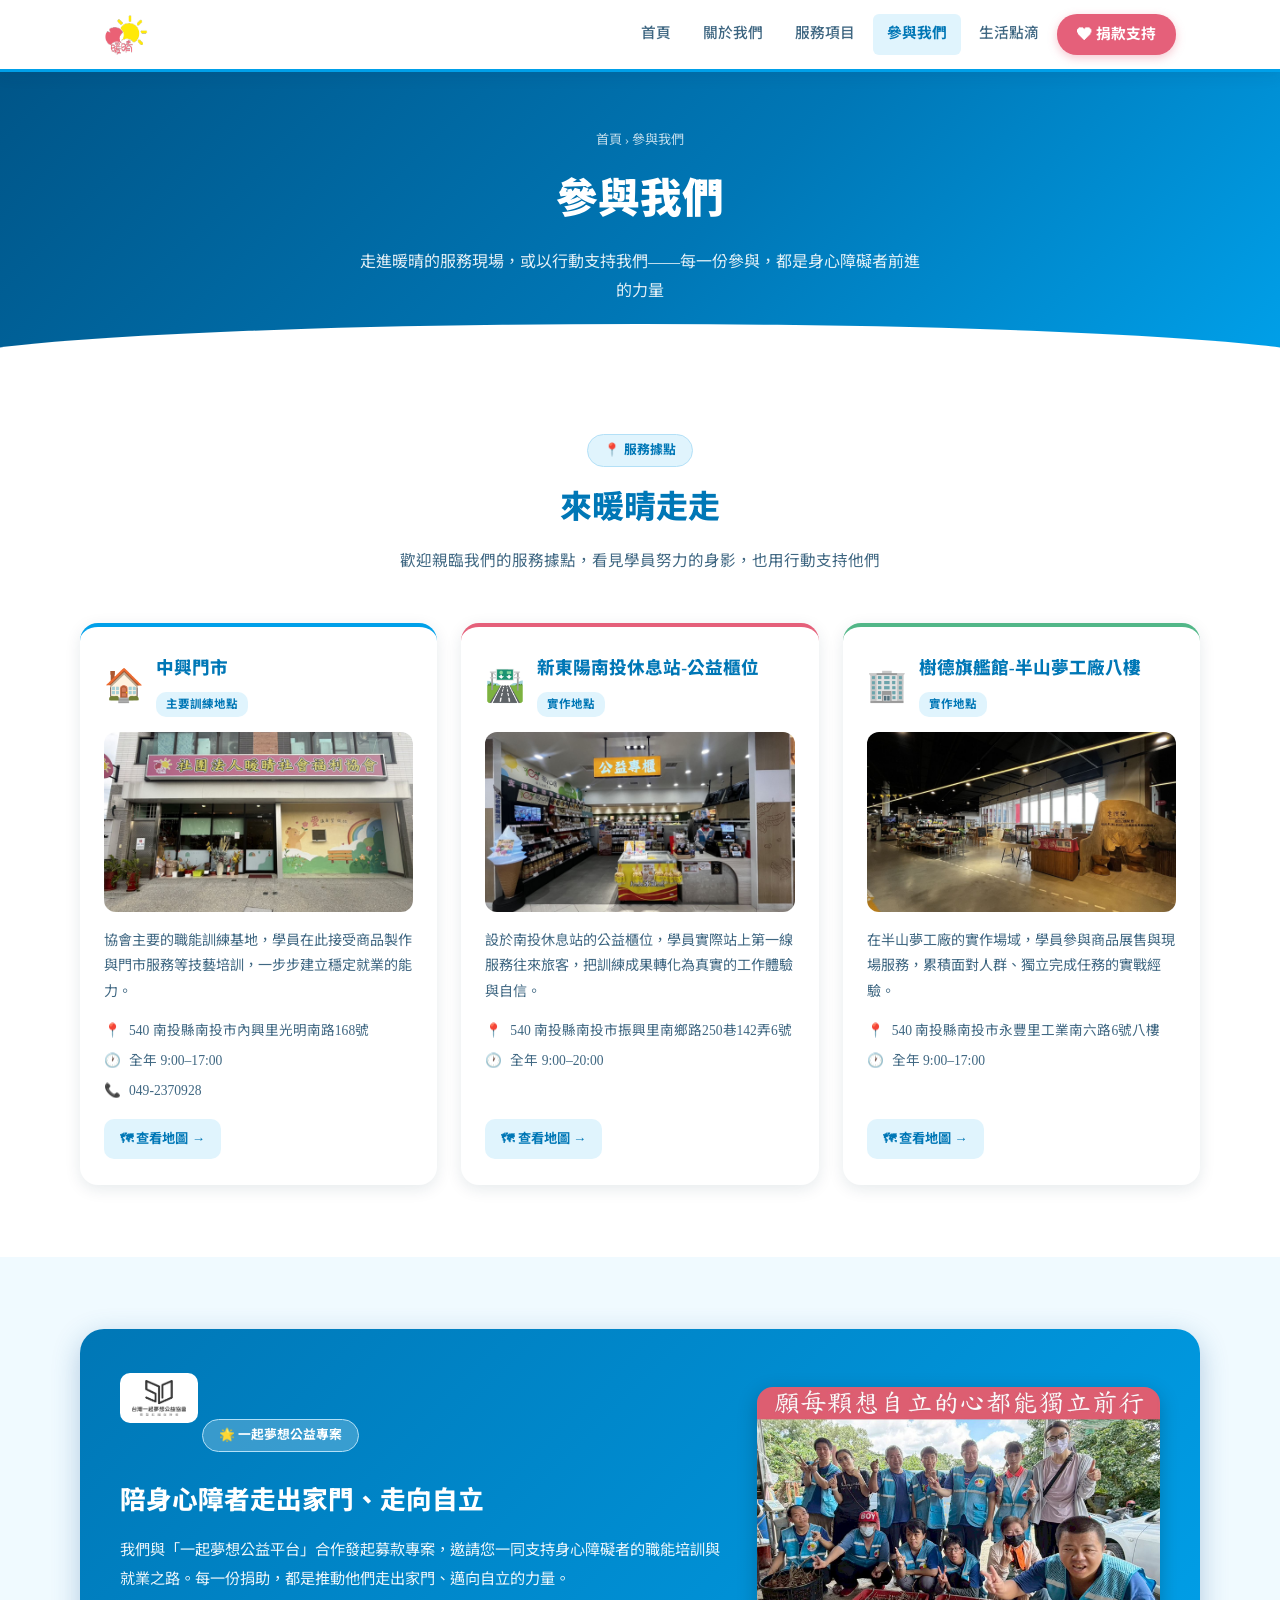
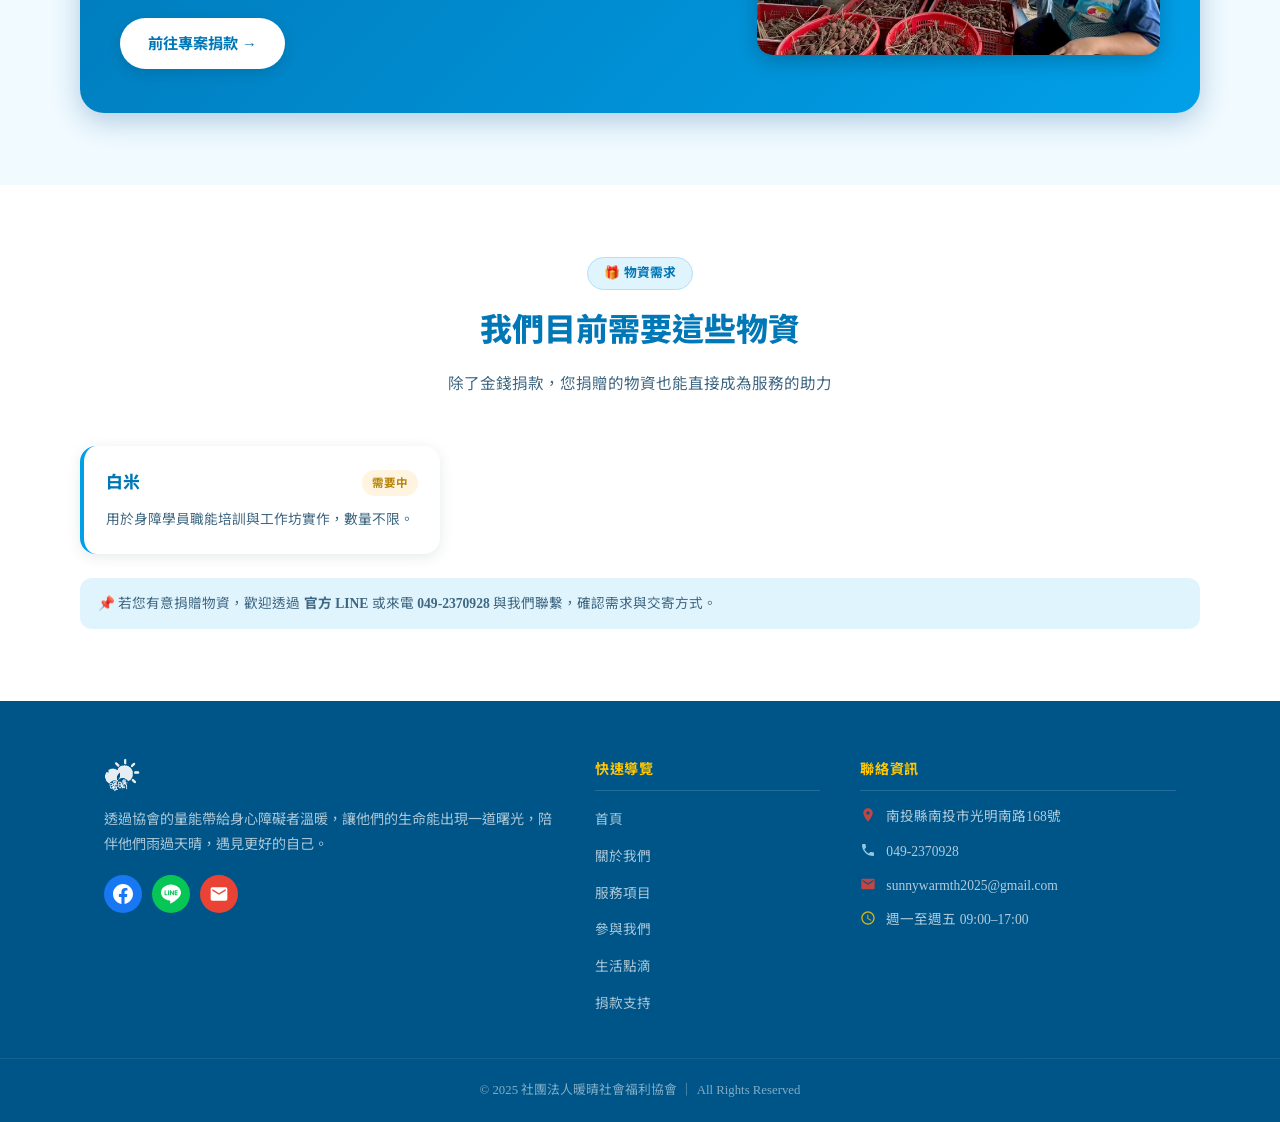
<file: participate.html>
<!DOCTYPE html>
<html lang="zh-TW">
<head>
  <meta charset="UTF-8" />
  <meta name="viewport" content="width=device-width, initial-scale=1.0" />
  <title>參與我們｜社團法人暖晴社會福利協會</title>
  <meta name="description" content="參與我們——歡迎來暖晴的服務據點走走、支持一起夢想公益專案，或捐贈物資，用行動支持身心障礙者。" />
  <meta property="og:type" content="website" />
  <meta property="og:site_name" content="社團法人暖晴社會福利協會" />
  <meta property="og:title" content="參與我們｜社團法人暖晴社會福利協會" />
  <meta property="og:description" content="歡迎來暖晴的服務據點走走、支持一起夢想公益專案，或捐贈物資，用行動支持身心障礙者。" />
  <meta property="og:image" content="https://sunnywarmth2025.com.tw/team-photo.png" />
  <meta property="og:url" content="https://sunnywarmth2025.com.tw/participate.html" />
  <meta property="og:locale" content="zh_TW" />
  <meta name="twitter:card" content="summary_large_image" />
  <link rel="icon" type="image/png" href="logo.png" />
  <link rel="apple-touch-icon" href="logo.png" />
  <link rel="stylesheet" href="style.css" />
  <style>
    /* 服務據點 */
    .loc-grid { display:grid; grid-template-columns:repeat(3,1fr); gap:24px; }
    .loc-card {
      background:var(--white); border-radius:18px; padding:26px 24px;
      box-shadow:0 4px 16px var(--shadow); border-top:4px solid var(--vest);
      display:flex; flex-direction:column;
    }
    .loc-card:nth-child(2){ border-top-color:var(--logo-pink); }
    .loc-card:nth-child(3){ border-top-color:var(--green); }
    .loc-head { display:flex; align-items:center; gap:12px; margin-bottom:14px; }
    .loc-icon { font-size:2rem; flex-shrink:0; }
    .loc-head h3 { font-size:1.1rem; font-weight:800; color:var(--vest-deep); margin-bottom:5px; }
    .loc-tag { display:inline-block; font-size:.72rem; font-weight:700; background:var(--vest-pale); color:var(--vest-deep); padding:2px 10px; border-radius:10px; }
    .loc-photo { border-radius:12px; overflow:hidden; margin-bottom:16px; }
    .loc-photo img { width:100%; height:180px; object-fit:cover; display:block; }
    .loc-desc { font-size:.88rem; color:var(--text-soft); line-height:1.8; margin-bottom:16px; }
    .loc-meta { display:flex; flex-direction:column; gap:8px; margin-bottom:18px; }
    .loc-row { display:flex; align-items:flex-start; gap:8px; font-size:.85rem; color:var(--text-soft); line-height:1.6; }
    .loc-row .lm-ico { flex-shrink:0; }
    .loc-map-btn { margin-top:auto; align-self:flex-start; background:var(--vest-pale); color:var(--vest-deep);
      font-weight:700; font-size:.83rem; padding:8px 16px; border-radius:10px; transition:background .2s; }
    .loc-map-btn:hover { background:var(--vest-light); }

    /* 一起夢專案 */
    .project-card {
      background:linear-gradient(135deg,var(--vest-deep),var(--vest));
      border-radius:24px; padding:44px 40px; color:var(--white);
      display:grid; grid-template-columns:1.5fr 1fr; gap:32px; align-items:center;
      box-shadow:0 8px 28px rgba(31,95,154,.3);
    }
    .project-card .section-badge { background:rgba(255,255,255,.22); color:var(--white); }
    .project-card h2 { font-size:1.6rem; font-weight:800; margin:14px 0 12px; }
    .project-card p { opacity:.92; line-height:1.9; margin-bottom:24px; font-size:.95rem; }
    .pc-logo { display:inline-block; background:var(--white); border-radius:10px; padding:7px 12px; margin-bottom:16px; }
    .pc-logo img { height:36px; width:auto; display:block; }
    .pc-visual img { width:100%; border-radius:16px; box-shadow:0 6px 20px rgba(0,0,0,.22); display:block; }

    /* 物資需求 */
    .supply-grid { display:grid; grid-template-columns:repeat(3,1fr); gap:20px; }
    .supply-card { background:var(--white); border-radius:16px; padding:22px;
      box-shadow:0 3px 14px var(--shadow); border-left:4px solid var(--vest); }
    .supply-head { display:flex; align-items:center; justify-content:space-between; gap:10px; margin-bottom:10px; }
    .supply-name { font-size:1.05rem; font-weight:800; color:var(--vest-deep); }
    .supply-badge { font-size:.72rem; font-weight:700; padding:3px 10px; border-radius:20px; white-space:nowrap; }
    .supply-badge.urgent { background:#fdecea; color:#c0392b; }
    .supply-badge.need   { background:#fff4e0; color:#b8860b; }
    .supply-badge.done   { background:#e8f6ee; color:#1a8f4c; }
    .supply-desc { font-size:.86rem; color:var(--text-soft); line-height:1.7; }
    .supply-empty { grid-column:1/-1; text-align:center; color:var(--text-soft); padding:30px; }
    .info-note { margin-top:24px; background:var(--vest-pale); border-radius:12px;
      padding:14px 18px; font-size:.85rem; color:var(--text-soft); line-height:1.7; }

    @media(max-width:768px){
      .loc-grid { grid-template-columns:1fr; }
      .supply-grid { grid-template-columns:1fr; }
      .project-card { grid-template-columns:1fr; padding:32px 24px; text-align:center; }
      .project-card .btn { margin:0 auto; }
      .pc-visual { margin-top:8px; }
    }
  </style>
</head>
<body>

<nav class="site-nav">
  <div class="nav-inner">
    <a href="index.html" class="nav-logo"><img src="logo.png" alt="暖晴社會福利協會 Logo" /></a>
    <div class="nav-links">
      <a href="index.html">首頁</a>
      <a href="about.html">關於我們</a>
      <a href="services.html">服務項目</a>
      <a href="participate.html" class="active">參與我們</a>
      <a href="gallery.html">生活點滴</a>
      <a href="donate.html" class="nav-cta">❤ 捐款支持</a>
    </div>
    <button class="nav-hamburger" id="hamburger" aria-label="選單"><span></span><span></span><span></span></button>
  </div>
</nav>
<div class="mobile-nav" id="mobile-nav">
  <a href="index.html">首頁</a>
  <a href="about.html">關於我們</a>
  <a href="services.html">服務項目</a>
  <a href="participate.html">參與我們</a>
  <a href="gallery.html">生活點滴</a>
  <a href="donate.html" class="mobile-cta">❤ 捐款支持</a>
</div>

<div class="page-hero" style="background:linear-gradient(135deg,var(--vest-darker),var(--vest-deep) 55%,var(--vest))">
  <div class="breadcrumb">首頁 › 參與我們</div>
  <h1>參與我們</h1>
  <p>走進暖晴的服務現場，或以行動支持我們——每一份參與，都是身心障礙者前進的力量</p>
</div>

<!-- 服務據點 -->
<section class="section section-light">
  <div class="container">
    <div class="section-head-center">
      <span class="section-badge">📍 服務據點</span>
      <h2 class="section-title">來暖晴走走</h2>
      <p class="section-desc">歡迎親臨我們的服務據點，看見學員努力的身影，也用行動支持他們</p>
    </div>
    <div class="loc-grid">
      <div class="loc-card">
        <div class="loc-head">
          <span class="loc-icon">🏠</span>
          <div><h3>中興門市</h3><span class="loc-tag">主要訓練地點</span></div>
        </div>
        <div class="loc-photo"><img src="Location/CH-location.jpg" alt="-中興門市 門市照片" /></div>
        <p class="loc-desc">協會主要的職能訓練基地，學員在此接受商品製作與門市服務等技藝培訓，一步步建立穩定就業的能力。</p>
        <div class="loc-meta">
          <div class="loc-row"><span class="lm-ico">📍</span><span>540 南投縣南投市內興里光明南路168號</span></div>
          <div class="loc-row"><span class="lm-ico">🕐</span><span>全年 9:00–17:00</span></div>
          <div class="loc-row"><span class="lm-ico">📞</span><span>049-2370928</span></div>
        </div>
        <a class="loc-map-btn" href="https://www.google.com/maps/search/?api=1&query=540南投縣南投市內興里光明南路168號" target="_blank" rel="noopener">🗺 查看地圖 →</a>
      </div>
      <div class="loc-card">
        <div class="loc-head">
          <span class="loc-icon">🛣️</span>
          <div><h3>新東陽南投休息站-公益櫃位</h3><span class="loc-tag">實作地點</span></div>
        </div>
        <div class="loc-photo"><img src="Location/THY-location.jpg" alt="新東陽南投休息站-公益櫃位 門市照片" /></div>
        <p class="loc-desc">設於南投休息站的公益櫃位，學員實際站上第一線服務往來旅客，把訓練成果轉化為真實的工作體驗與自信。</p>
        <div class="loc-meta">
          <div class="loc-row"><span class="lm-ico">📍</span><span>540 南投縣南投市振興里南鄉路250巷142弄6號</span></div>
          <div class="loc-row"><span class="lm-ico">🕐</span><span>全年 9:00–20:00</span></div>
        </div>
        <a class="loc-map-btn" href="https://www.google.com/maps/search/?api=1&query=540南投縣南投市振興里南鄉路250巷142弄6號" target="_blank" rel="noopener">🗺 查看地圖 →</a>
      </div>
      <div class="loc-card">
        <div class="loc-head">
          <span class="loc-icon">🏢</span>          
          <div><h3>樹德旗艦館-半山夢工廠八樓</h3><span class="loc-tag">實作地點</span></div>
        </div>
        <div class="loc-photo"><img src="Location/Shuter-location.jpg" alt="樹德旗艦館-半山夢工廠八樓 門市照片" /></div>
        <p class="loc-desc">在半山夢工廠的實作場域，學員參與商品展售與現場服務，累積面對人群、獨立完成任務的實戰經驗。</p>
        <div class="loc-meta">
          <div class="loc-row"><span class="lm-ico">📍</span><span>540 南投縣南投市永豐里工業南六路6號八樓</span></div>
          <div class="loc-row"><span class="lm-ico">🕐</span><span>全年 9:00–17:00</span></div>
        </div>
        <a class="loc-map-btn" href="https://www.google.com/maps/search/?api=1&query=540南投縣南投市永豐里工業南六路6號八樓" target="_blank" rel="noopener">🗺 查看地圖 →</a>
      </div>
    </div>
  </div>
</section>

<!-- 一起夢專案 -->
<section class="section" style="background:var(--vest-cream)">
  <div class="container">
    <div class="project-card">
      <div>
        <div class="pc-logo"><img src="510/510-logo.png" alt="一起夢想公益協會" /></div>
        <span class="section-badge">🌟 一起夢想公益專案</span>
        <h2>陪身心障者走出家門、走向自立</h2>
        <p>我們與「一起夢想公益平台」合作發起募款專案，邀請您一同支持身心障礙者的職能培訓與就業之路。每一份捐助，都是推動他們走出家門、邁向自立的力量。</p>
        <a class="btn btn-white" href="https://510.org.tw/donations/kids/60852598" target="_blank" rel="noopener">前往專案捐款 →</a>
      </div>
      <div class="pc-visual">
        <img src="510/510donate.jpg" alt="陪身心障者走出家門、走向自立 公益專案主視覺" />
      </div>
    </div>
  </div>
</section>

<!-- 物資需求 -->
<section class="section section-light">
  <div class="container">
    <div class="section-head-center">
      <span class="section-badge">🎁 物資需求</span>
      <h2 class="section-title">我們目前需要這些物資</h2>
      <p class="section-desc">除了金錢捐款，您捐贈的物資也能直接成為服務的助力</p>
    </div>
    <div class="supply-grid" id="supply-grid"></div>
    <div class="info-note">
      📌 若您有意捐贈物資，歡迎透過
      <a href="https://lin.ee/Nr1C5TR" target="_blank" rel="noopener"><strong>官方 LINE</strong></a>
      或來電 <strong>049-2370928</strong> 與我們聯繫，確認需求與交寄方式。
    </div>
  </div>
</section>

<footer class="site-footer">
  <div class="footer-top">
    <div class="footer-brand">
      <img src="logo.png" alt="暖晴社會福利協會" />
      <p>透過協會的量能帶給身心障礙者溫暖，讓他們的生命能出現一道曙光，陪伴他們雨過天晴，遇見更好的自己。</p>
      <div class="footer-socials">
        <a href="https://www.facebook.com/profile.php?id=61579261374634" target="_blank" rel="noopener" title="Facebook" class="social-fb">
          <svg viewBox="0 0 24 24" fill="currentColor" aria-hidden="true"><path d="M24 12.073c0-6.627-5.373-12-12-12s-12 5.373-12 12c0 5.99 4.388 10.954 10.125 11.854v-8.385H7.078v-3.47h3.047V9.43c0-3.007 1.792-4.669 4.533-4.669 1.312 0 2.686.235 2.686.235v2.953H15.83c-1.491 0-1.956.925-1.956 1.874v2.25h3.328l-.532 3.47h-2.796v8.385C19.612 23.027 24 18.062 24 12.073z"/></svg>
        </a>
        <a href="https://lin.ee/Nr1C5TR" target="_blank" rel="noopener" title="LINE OA" class="social-line">
          <svg viewBox="0 0 24 24" fill="currentColor" aria-hidden="true"><path d="M19.365 9.863c.349 0 .63.285.63.631 0 .345-.281.63-.63.63H17.61v1.125h1.755c.349 0 .63.283.63.63 0 .344-.281.629-.63.629h-2.386c-.345 0-.627-.285-.627-.629V8.108c0-.345.282-.63.627-.63h2.386c.349 0 .63.285.63.63 0 .349-.281.63-.63.63H17.61v1.125h1.755zm-3.855 3.016c0 .27-.174.51-.432.596-.064.021-.133.031-.199.031-.211 0-.391-.09-.51-.25l-2.443-3.317v2.94c0 .344-.279.629-.631.629-.346 0-.626-.285-.626-.629V8.108c0-.27.173-.51.43-.595.06-.023.136-.033.194-.033.195 0 .375.104.495.254l2.462 3.33V8.108c0-.345.282-.63.63-.63.345 0 .63.285.63.63v4.771zm-5.741 0c0 .344-.282.629-.631.629-.345 0-.627-.285-.627-.629V8.108c0-.345.282-.63.627-.63.349 0 .631.285.631.63v4.771zm-2.466.629H4.917c-.345 0-.63-.285-.63-.629V8.108c0-.345.285-.63.63-.63.348 0 .63.285.63.63v4.141h1.756c.348 0 .629.283.629.63 0 .344-.281.629-.629.629M24 10.314C24 4.943 18.615.572 12 .572S0 4.943 0 10.314c0 4.811 4.27 8.842 10.035 9.608.391.082.923.258 1.058.59.12.301.079.766.038 1.08l-.164 1.02c-.045.301-.24 1.186 1.049.645 1.291-.539 6.916-4.078 9.436-6.975C23.176 14.393 24 12.458 24 10.314"/></svg>
        </a>
        <a href="mailto:sunnywarmth2025@gmail.com" title="Email" class="social-mail">
          <svg viewBox="0 0 24 24" fill="currentColor" aria-hidden="true"><path d="M20 4H4c-1.1 0-2 .9-2 2v12c0 1.1.9 2 2 2h16c1.1 0 2-.9 2-2V6c0-1.1-.9-2-2-2zm0 4l-8 5-8-5V6l8 5 8-5v2z"/></svg>
        </a>
      </div>
    </div>
    <div class="footer-col"><h4>快速導覽</h4><ul><li><a href="index.html">首頁</a></li><li><a href="about.html">關於我們</a></li><li><a href="services.html">服務項目</a></li><li><a href="participate.html">參與我們</a></li><li><a href="gallery.html">生活點滴</a></li><li><a href="donate.html">捐款支持</a></li></ul></div>
    <div class="footer-col"><h4>聯絡資訊</h4>
      <div class="footer-contact-item"><span class="ico ico-maps"><svg viewBox="0 0 24 24" fill="currentColor" aria-hidden="true"><path d="M12 2C8.13 2 5 5.13 5 9c0 5.25 7 13 7 13s7-7.75 7-13c0-3.87-3.13-7-7-7zm0 9.5c-1.38 0-2.5-1.12-2.5-2.5s1.12-2.5 2.5-2.5 2.5 1.12 2.5 2.5-1.12 2.5-2.5 2.5z"/></svg></span><span><a href="https://maps.google.com/?q=南投縣南投市光明南路168號" target="_blank" rel="noopener" style="color:inherit">南投縣南投市光明南路168號</a></span></div>
      <div class="footer-contact-item"><span class="ico ico-phone"><svg viewBox="0 0 24 24" fill="currentColor" aria-hidden="true"><path d="M6.62 10.79c1.44 2.83 3.76 5.14 6.59 6.59l2.2-2.2c.27-.27.67-.36 1.02-.24 1.12.37 2.33.57 3.57.57.55 0 1 .45 1 1V20c0 .55-.45 1-1 1-9.39 0-17-7.61-17-17 0-.55.45-1 1-1h3.5c.55 0 1 .45 1 1 0 1.25.2 2.45.57 3.57.11.35.03.74-.25 1.02l-2.2 2.2z"/></svg></span><span>049-2370928</span></div>
      <div class="footer-contact-item"><span class="ico ico-mail"><svg viewBox="0 0 24 24" fill="currentColor" aria-hidden="true"><path d="M20 4H4c-1.1 0-2 .9-2 2v12c0 1.1.9 2 2 2h16c1.1 0 2-.9 2-2V6c0-1.1-.9-2-2-2zm0 4l-8 5-8-5V6l8 5 8-5v2z"/></svg></span><span>sunnywarmth2025@gmail.com</span></div>
      <div class="footer-contact-item"><span class="ico ico-clock"><svg viewBox="0 0 24 24" fill="currentColor" aria-hidden="true"><path d="M11.99 2C6.47 2 2 6.48 2 12s4.47 10 9.99 10C17.52 22 22 17.52 22 12S17.52 2 11.99 2zM12 20c-4.42 0-8-3.58-8-8s3.58-8 8-8 8 3.58 8 8-3.58 8-8 8zm.5-13H11v6l5.25 3.15.75-1.23-4.5-2.67V7z"/></svg></span><span>週一至週五 09:00–17:00</span></div>
    </div>
  </div>
  <div class="footer-bottom"><p>© 2025 社團法人暖晴社會福利協會 ｜ All Rights Reserved</p></div>
</footer>

<script src="db.js"></script>
<script>
// Hamburger
document.getElementById('hamburger').addEventListener('click', function(){
  this.classList.toggle('open');
  const m = document.getElementById('mobile-nav');
  m.classList.toggle('open');
  document.body.style.overflow = m.classList.contains('open')?'hidden':'';
});

// 備援資料：物資需求現在由線上資料庫提供（請用後台修改），連不上時才顯示這份
/* ==SUPPLY_DATA_START== */
const SUPPLIES = [
  {
    id: 1,
    name: "白米",
    status: "需要中",
    desc: "用於身障學員職能培訓與工作坊實作，數量不限。"
  }
];
/* ==SUPPLY_DATA_END== */

// 物資需求（從線上資料庫讀取，連線設定在 db.js）
let supplyList = SUPPLIES;
async function loadSupplies() {
  const rows = window.fetchTable ? await fetchTable('supplies') : null;
  if (rows) supplyList = rows.map(r => ({ id: r.id, name: r.name, status: r.status, desc: r.description }));
  renderSupplies();
}
// 把資料庫文字裡的 < > & " ' 轉成安全字元，避免標題含特殊符號時弄亂版面
function esc(s) {
  return String(s ?? '').replace(/[&<>"']/g, c => ({ '&':'&amp;', '<':'&lt;', '>':'&gt;', '"':'&quot;', "'":'&#39;' }[c]));
}
function renderSupplies() {
  const grid = document.getElementById('supply-grid');
  if (!grid) return;
  if (!supplyList.length) { grid.innerHTML = '<p class="supply-empty">目前沒有物資需求，感謝您的關心。</p>'; return; }
  const SC = { '急需':'urgent', '需要中':'need', '已募足':'done' };
  grid.innerHTML = supplyList.map(s => `<div class="supply-card">
    <div class="supply-head">
      <span class="supply-name">${esc(s.name)}</span>
      <span class="supply-badge ${SC[s.status] || 'need'}">${esc(s.status)}</span>
    </div>
    <p class="supply-desc">${esc(s.desc)}</p>
  </div>`).join('');
}
loadSupplies();
</script>
</body>
</html>
</file>
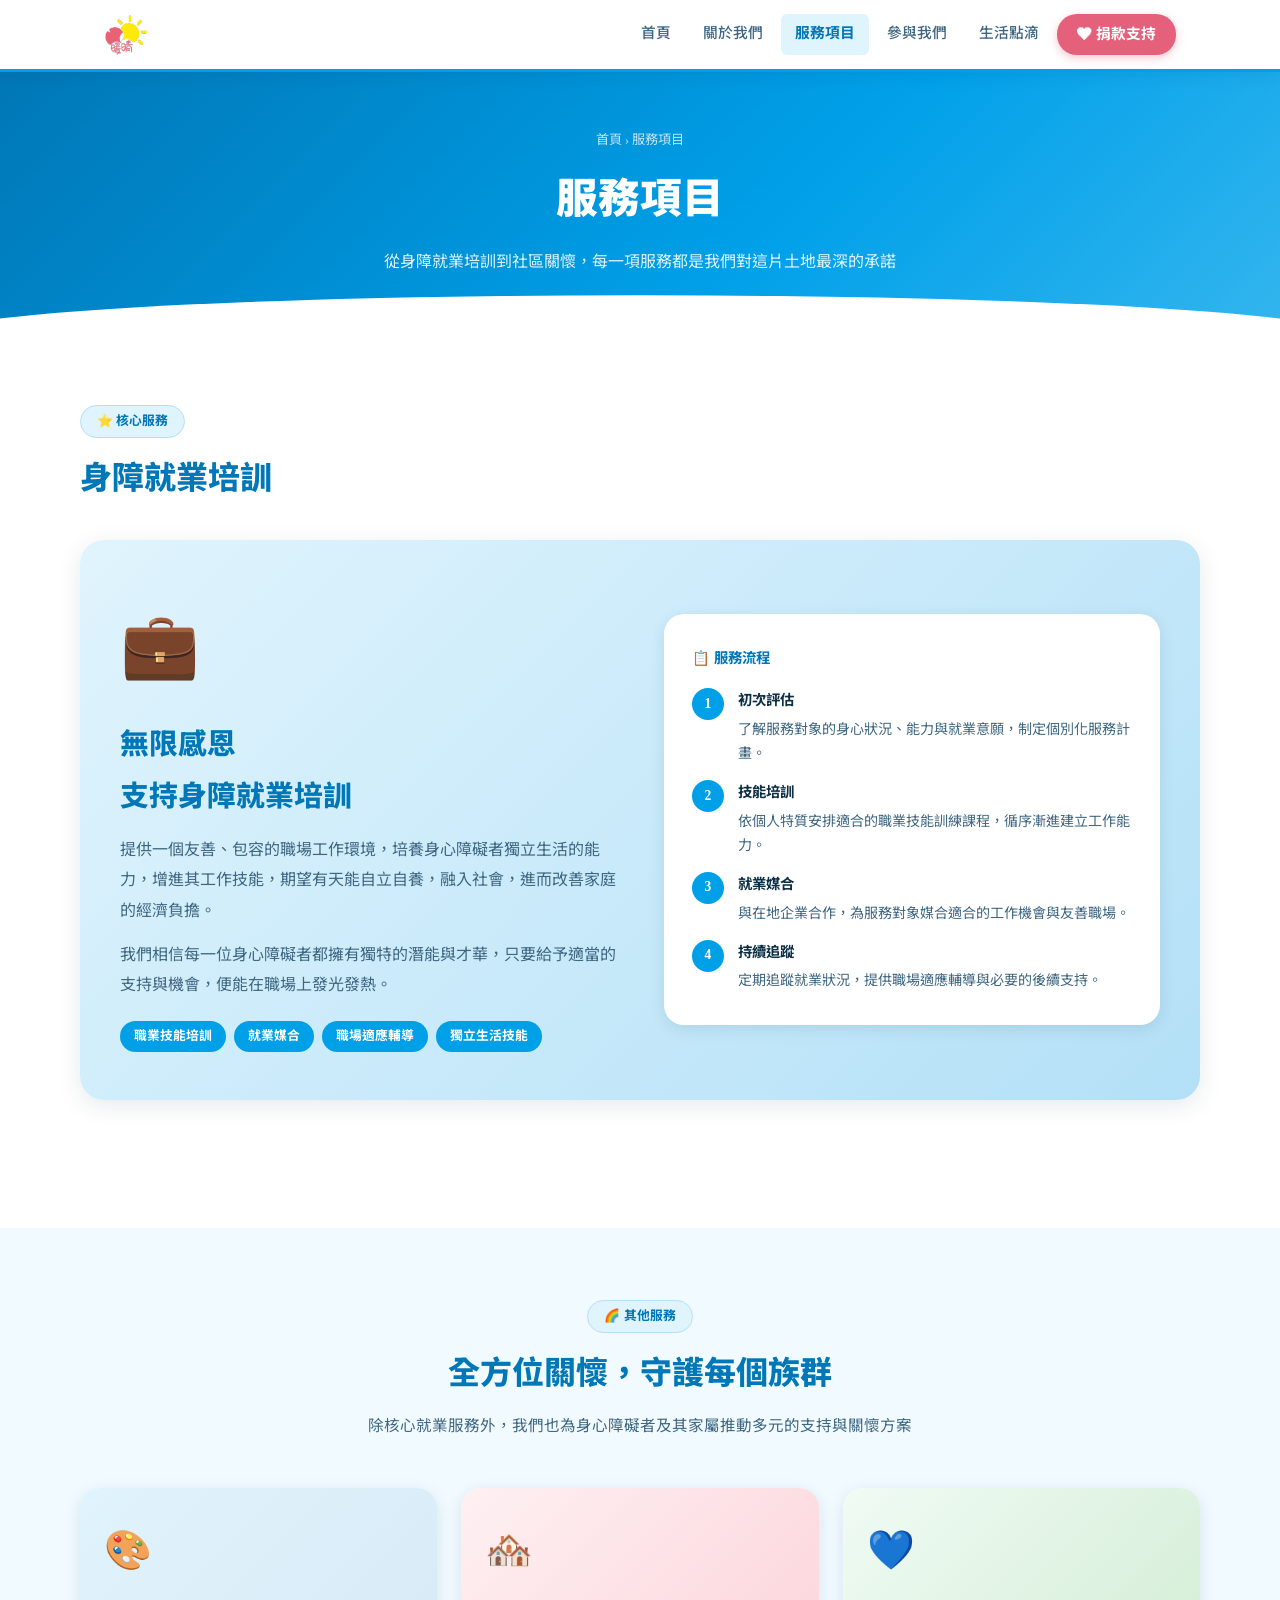
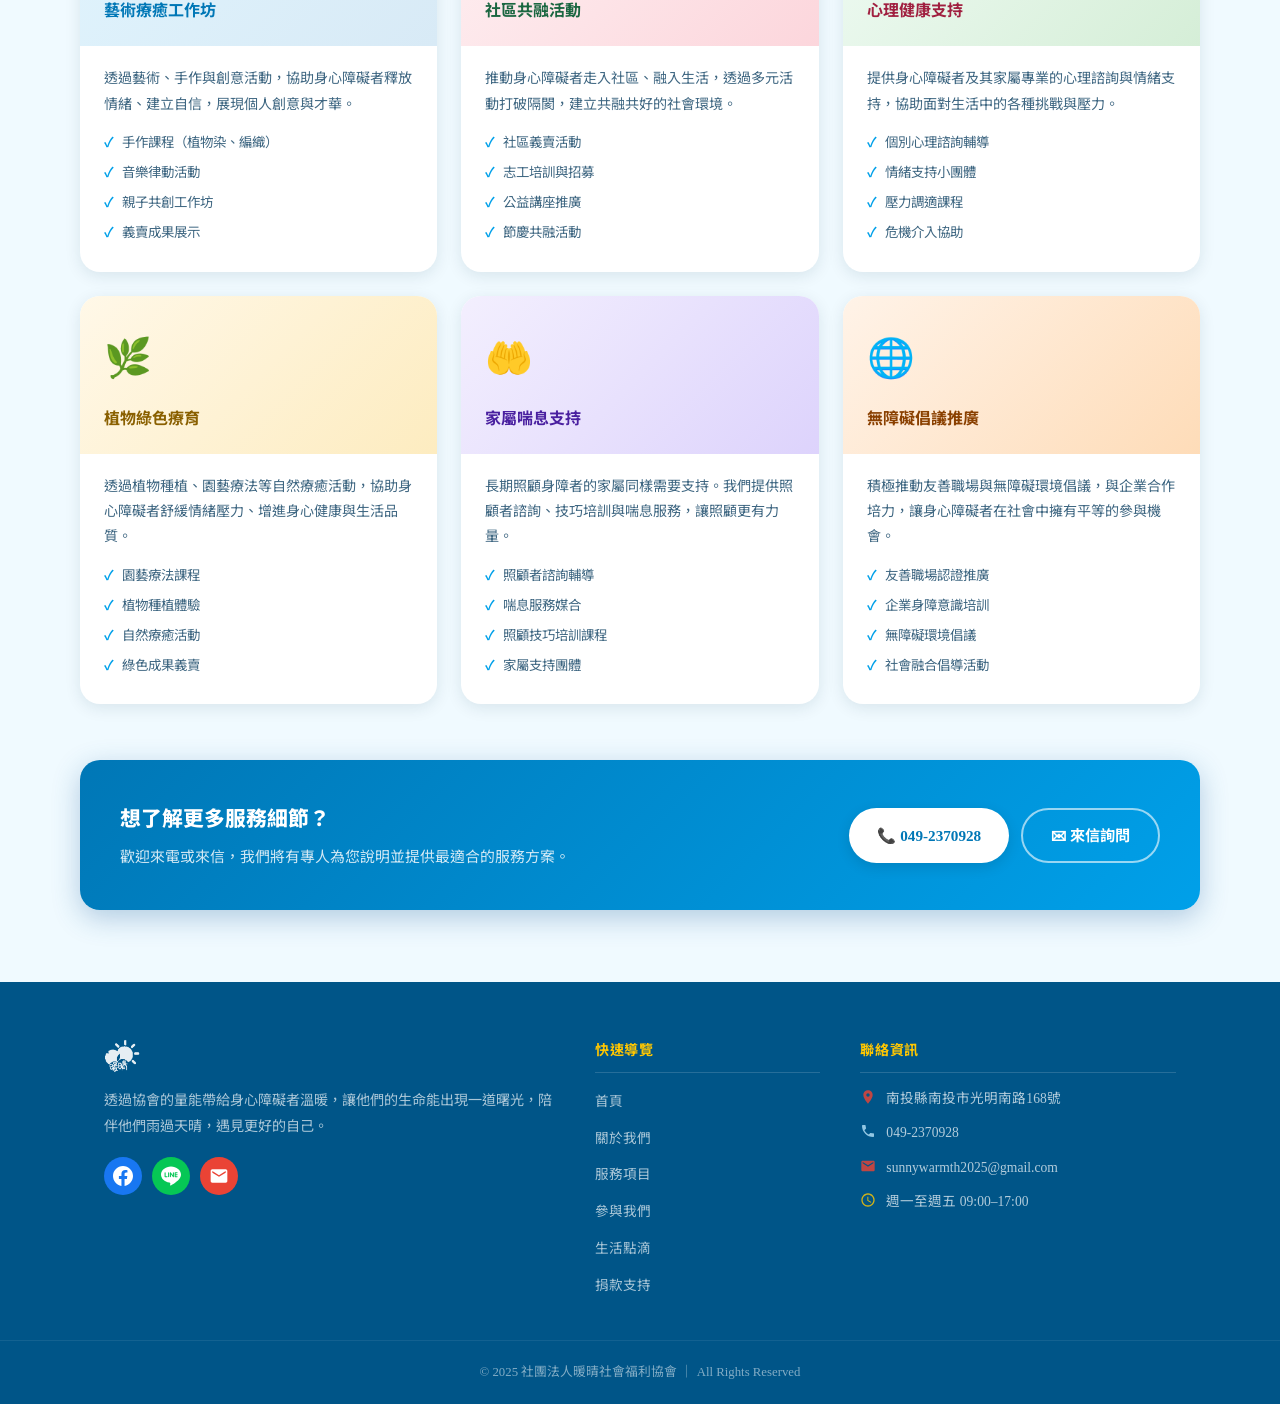
<file: services.html>
<!DOCTYPE html>
<html lang="zh-TW">
<head>
  <meta charset="UTF-8" />
  <meta name="viewport" content="width=device-width, initial-scale=1.0" />
  <title>服務項目｜社團法人暖晴社會福利協會</title>
  <meta name="description" content="暖晴協會服務項目——以身障就業培訓為核心，並提供職能技藝訓練、心理健康支持、家屬喘息與無障礙倡議等多元服務。" />
  <meta property="og:type" content="website" />
  <meta property="og:site_name" content="社團法人暖晴社會福利協會" />
  <meta property="og:title" content="服務項目｜社團法人暖晴社會福利協會" />
  <meta property="og:description" content="以身障就業培訓為核心，並提供職能技藝訓練、心理健康支持、家屬喘息與無障礙倡議等多元服務。" />
  <meta property="og:image" content="https://sunnywarmth2025.com.tw/team-photo.png" />
  <meta property="og:url" content="https://sunnywarmth2025.com.tw/services.html" />
  <meta property="og:locale" content="zh_TW" />
  <meta name="twitter:card" content="summary_large_image" />
  <link rel="icon" type="image/png" href="logo.png" />
  <link rel="apple-touch-icon" href="logo.png" />
  <link rel="stylesheet" href="style.css" />
  <style>
    .service-hero-card {
      background: linear-gradient(135deg, var(--vest-pale), var(--vest-light));
      border-radius: 24px; padding: 48px 40px;
      display: grid; grid-template-columns: 1fr 1fr; gap: 48px; align-items: center;
      margin-bottom: 56px; box-shadow: 0 6px 24px var(--shadow);
    }
    .service-hero-card .shc-icon { font-size: 4rem; margin-bottom: 16px; }
    .service-hero-card h2 { font-size: 1.8rem; font-weight: 800; color: var(--vest-deep); margin-bottom: 12px; }
    .service-hero-card p  { color: var(--text-soft); line-height: 1.9; margin-bottom: 14px; }
    .service-hero-card .tag-row { display: flex; flex-wrap: wrap; gap: 8px; margin-top: 20px; }
    .service-tag {
      background: var(--vest); color: var(--white);
      border-radius: 20px; padding: 4px 14px;
      font-size: .8rem; font-weight: 700;
    }
    .shc-visual {
      background: var(--white); border-radius: 20px;
      padding: 32px 28px; box-shadow: 0 4px 16px var(--shadow);
    }
    .shc-visual h4 { font-size: .9rem; font-weight: 700; color: var(--vest-deep); margin-bottom: 16px; }
    .step-list { display: flex; flex-direction: column; gap: 14px; }
    .step-item { display: flex; align-items: flex-start; gap: 14px; }
    .step-num {
      width: 32px; height: 32px; border-radius: 50%;
      background: var(--vest); color: var(--white);
      display: flex; align-items: center; justify-content: center;
      font-size: .85rem; font-weight: 700; flex-shrink: 0;
    }
    .step-item p { font-size: .88rem; color: var(--text-soft); line-height: 1.7; margin: 4px 0 0; }
    .step-item h5 { font-size: .9rem; font-weight: 700; color: var(--text-main); margin-bottom: 2px; }

    .sub-services { display: grid; grid-template-columns: repeat(3, 1fr); gap: 24px; margin-bottom: 56px; }
    .ss-card {
      background: var(--white); border-radius: 20px; overflow: hidden;
      box-shadow: 0 4px 16px var(--shadow); transition: transform .25s;
    }
    .ss-card:hover { transform: translateY(-6px); }
    .ss-card-head {
      padding: 28px 24px 20px;
      background: linear-gradient(135deg, var(--vest-pale), #d8eaf6);
    }
    .ss-card:nth-child(2) .ss-card-head { background: linear-gradient(135deg, #fef0f2, #fcd6dc); }
    .ss-card:nth-child(3) .ss-card-head { background: linear-gradient(135deg, #f0fbf4, #d5eed7); }
    .ss-card:nth-child(4) .ss-card-head { background: linear-gradient(135deg, #fff8e8, #fdecc0); }
    .ss-card:nth-child(5) .ss-card-head { background: linear-gradient(135deg, #f3effe, #ddd3fc); }
    .ss-card:nth-child(6) .ss-card-head { background: linear-gradient(135deg, #fff3e8, #fedcb8); }
    .ss-icon { font-size: 2.4rem; margin-bottom: 12px; }
    .ss-card-head h3 { font-size: 1rem; font-weight: 700; color: var(--vest-deep); }
    .ss-card:nth-child(2) .ss-card-head h3 { color: #1a6640; }
    .ss-card:nth-child(3) .ss-card-head h3 { color: #a02040; }
    .ss-card:nth-child(4) .ss-card-head h3 { color: #8a6000; }
    .ss-card:nth-child(5) .ss-card-head h3 { color: #4a20a0; }
    .ss-card:nth-child(6) .ss-card-head h3 { color: #8a4000; }
    .ss-card-body { padding: 20px 24px 26px; }
    .ss-card-body p  { font-size: .88rem; color: var(--text-soft); line-height: 1.8; margin-bottom: 14px; }
    .ss-items { display: flex; flex-direction: column; gap: 6px; }
    .ss-item  { display: flex; align-items: center; gap: 8px; font-size: .84rem; color: var(--text-soft); }
    .ss-item::before { content: '✓'; color: var(--vest); font-weight: 700; flex-shrink: 0; }

    .contact-bar {
      background: linear-gradient(135deg, var(--vest-deep), var(--vest));
      border-radius: 20px; padding: 40px 40px;
      display: flex; align-items: center; justify-content: space-between;
      gap: 24px; flex-wrap: wrap;
      box-shadow: 0 8px 28px rgba(31,95,154,.3);
    }
    .contact-bar h3 { font-size: 1.3rem; font-weight: 800; color: var(--white); margin-bottom: 6px; }
    .contact-bar p  { color: rgba(255,255,255,.82); font-size: .93rem; }

    @media(max-width: 900px) {
      .service-hero-card { grid-template-columns: 1fr; }
      .sub-services { grid-template-columns: 1fr 1fr; }
    }
    @media(max-width: 600px) {
      .sub-services { grid-template-columns: 1fr; }
      .service-hero-card { padding: 32px 24px; }
    }
  </style>
</head>
<body>

<nav class="site-nav">
  <div class="nav-inner">
    <a href="index.html" class="nav-logo"><img src="logo.png" alt="暖晴社會福利協會 Logo" /></a>
    <div class="nav-links">
      <a href="index.html">首頁</a>
      <a href="about.html">關於我們</a>
      <a href="services.html" class="active">服務項目</a>
      <a href="participate.html">參與我們</a>
      <a href="gallery.html">生活點滴</a>
      <a href="donate.html" class="nav-cta">❤ 捐款支持</a>
    </div>
    <button class="nav-hamburger" id="hamburger" aria-label="選單"><span></span><span></span><span></span></button>
  </div>
</nav>
<div class="mobile-nav" id="mobile-nav">
  <a href="index.html">首頁</a>
  <a href="about.html">關於我們</a>
  <a href="services.html">服務項目</a>
  <a href="participate.html">參與我們</a>
      <a href="gallery.html">生活點滴</a>
  <a href="donate.html" class="mobile-cta">❤ 捐款支持</a>
</div>

<div class="page-hero">
  <div class="breadcrumb">首頁 › 服務項目</div>
  <h1>服務項目</h1>
  <p>從身障就業培訓到社區關懷，每一項服務都是我們對這片土地最深的承諾</p>
</div>

<!-- 主要服務：身障就業培訓 -->
<section class="section section-light">
  <div class="container">
    <span class="section-badge">⭐ 核心服務</span>
    <h2 class="section-title" style="margin-bottom:32px">身障就業培訓</h2>
    <div class="service-hero-card">
      <div>
        <div class="shc-icon">💼</div>
        <h2>無限感恩<br>支持身障就業培訓</h2>
        <p>提供一個友善、包容的職場工作環境，培養身心障礙者獨立生活的能力，增進其工作技能，期望有天能自立自養，融入社會，進而改善家庭的經濟負擔。</p>
        <p>我們相信每一位身心障礙者都擁有獨特的潛能與才華，只要給予適當的支持與機會，便能在職場上發光發熱。</p>
        <div class="tag-row">
          <span class="service-tag">職業技能培訓</span>
          <span class="service-tag">就業媒合</span>
          <span class="service-tag">職場適應輔導</span>
          <span class="service-tag">獨立生活技能</span>
        </div>
      </div>
      <div class="shc-visual">
        <h4>📋 服務流程</h4>
        <div class="step-list">
          <div class="step-item">
            <div class="step-num">1</div>
            <div><h5>初次評估</h5><p>了解服務對象的身心狀況、能力與就業意願，制定個別化服務計畫。</p></div>
          </div>
          <div class="step-item">
            <div class="step-num">2</div>
            <div><h5>技能培訓</h5><p>依個人特質安排適合的職業技能訓練課程，循序漸進建立工作能力。</p></div>
          </div>
          <div class="step-item">
            <div class="step-num">3</div>
            <div><h5>就業媒合</h5><p>與在地企業合作，為服務對象媒合適合的工作機會與友善職場。</p></div>
          </div>
          <div class="step-item">
            <div class="step-num">4</div>
            <div><h5>持續追蹤</h5><p>定期追蹤就業狀況，提供職場適應輔導與必要的後續支持。</p></div>
          </div>
        </div>
      </div>
    </div>
  </div>
</section>

<!-- 其他服務 -->
<section class="section" style="background:var(--vest-cream)">
  <div class="container">
    <div class="section-head-center">
      <span class="section-badge">🌈 其他服務</span>
      <h2 class="section-title">全方位關懷，守護每個族群</h2>
      <p class="section-desc">除核心就業服務外，我們也為身心障礙者及其家屬推動多元的支持與關懷方案</p>
    </div>
    <div class="sub-services">
      <div class="ss-card">
        <div class="ss-card-head"><div class="ss-icon">🎨</div><h3>藝術療癒工作坊</h3></div>
        <div class="ss-card-body">
          <p>透過藝術、手作與創意活動，協助身心障礙者釋放情緒、建立自信，展現個人創意與才華。</p>
          <div class="ss-items">
            <div class="ss-item">手作課程（植物染、編織）</div>
            <div class="ss-item">音樂律動活動</div>
            <div class="ss-item">親子共創工作坊</div>
            <div class="ss-item">義賣成果展示</div>
          </div>
        </div>
      </div>
      <div class="ss-card">
        <div class="ss-card-head"><div class="ss-icon">🏘️</div><h3>社區共融活動</h3></div>
        <div class="ss-card-body">
          <p>推動身心障礙者走入社區、融入生活，透過多元活動打破隔閡，建立共融共好的社會環境。</p>
          <div class="ss-items">
            <div class="ss-item">社區義賣活動</div>
            <div class="ss-item">志工培訓與招募</div>
            <div class="ss-item">公益講座推廣</div>
            <div class="ss-item">節慶共融活動</div>
          </div>
        </div>
      </div>
      <div class="ss-card">
        <div class="ss-card-head"><div class="ss-icon">💙</div><h3>心理健康支持</h3></div>
        <div class="ss-card-body">
          <p>提供身心障礙者及其家屬專業的心理諮詢與情緒支持，協助面對生活中的各種挑戰與壓力。</p>
          <div class="ss-items">
            <div class="ss-item">個別心理諮詢輔導</div>
            <div class="ss-item">情緒支持小團體</div>
            <div class="ss-item">壓力調適課程</div>
            <div class="ss-item">危機介入協助</div>
          </div>
        </div>
      </div>
      <div class="ss-card">
        <div class="ss-card-head"><div class="ss-icon">🌿</div><h3>植物綠色療育</h3></div>
        <div class="ss-card-body">
          <p>透過植物種植、園藝療法等自然療癒活動，協助身心障礙者舒緩情緒壓力、增進身心健康與生活品質。</p>
          <div class="ss-items">
            <div class="ss-item">園藝療法課程</div>
            <div class="ss-item">植物種植體驗</div>
            <div class="ss-item">自然療癒活動</div>
            <div class="ss-item">綠色成果義賣</div>
          </div>
        </div>
      </div>
      <div class="ss-card">
        <div class="ss-card-head"><div class="ss-icon">🤲</div><h3>家屬喘息支持</h3></div>
        <div class="ss-card-body">
          <p>長期照顧身障者的家屬同樣需要支持。我們提供照顧者諮詢、技巧培訓與喘息服務，讓照顧更有力量。</p>
          <div class="ss-items">
            <div class="ss-item">照顧者諮詢輔導</div>
            <div class="ss-item">喘息服務媒合</div>
            <div class="ss-item">照顧技巧培訓課程</div>
            <div class="ss-item">家屬支持團體</div>
          </div>
        </div>
      </div>
      <div class="ss-card">
        <div class="ss-card-head"><div class="ss-icon">🌐</div><h3>無障礙倡議推廣</h3></div>
        <div class="ss-card-body">
          <p>積極推動友善職場與無障礙環境倡議，與企業合作培力，讓身心障礙者在社會中擁有平等的參與機會。</p>
          <div class="ss-items">
            <div class="ss-item">友善職場認證推廣</div>
            <div class="ss-item">企業身障意識培訓</div>
            <div class="ss-item">無障礙環境倡議</div>
            <div class="ss-item">社會融合倡導活動</div>
          </div>
        </div>
      </div>
    </div>

    <!-- 聯絡詢問 -->
    <div class="contact-bar">
      <div>
        <h3>想了解更多服務細節？</h3>
        <p>歡迎來電或來信，我們將有專人為您說明並提供最適合的服務方案。</p>
      </div>
      <div style="display:flex;gap:12px;flex-wrap:wrap">
        <a href="tel:0492370928" class="btn btn-white">📞 049-2370928</a>
        <a href="mailto:sunnywarmth2025@gmail.com" class="btn btn-outline" style="border-color:rgba(255,255,255,.6);color:var(--white)">✉ 來信詢問</a>
      </div>
    </div>
  </div>
</section>

<footer class="site-footer">
  <div class="footer-top">
    <div class="footer-brand">
      <img src="logo.png" alt="暖晴社會福利協會" />
      <p>透過協會的量能帶給身心障礙者溫暖，讓他們的生命能出現一道曙光，陪伴他們雨過天晴，遇見更好的自己。</p>
      <div class="footer-socials">
        <a href="https://www.facebook.com/profile.php?id=61579261374634" target="_blank" rel="noopener" title="Facebook" class="social-fb">
          <svg viewBox="0 0 24 24" fill="currentColor" aria-hidden="true"><path d="M24 12.073c0-6.627-5.373-12-12-12s-12 5.373-12 12c0 5.99 4.388 10.954 10.125 11.854v-8.385H7.078v-3.47h3.047V9.43c0-3.007 1.792-4.669 4.533-4.669 1.312 0 2.686.235 2.686.235v2.953H15.83c-1.491 0-1.956.925-1.956 1.874v2.25h3.328l-.532 3.47h-2.796v8.385C19.612 23.027 24 18.062 24 12.073z"/></svg>
        </a>
        <a href="https://lin.ee/Nr1C5TR" target="_blank" rel="noopener" title="LINE OA" class="social-line">
          <svg viewBox="0 0 24 24" fill="currentColor" aria-hidden="true"><path d="M19.365 9.863c.349 0 .63.285.63.631 0 .345-.281.63-.63.63H17.61v1.125h1.755c.349 0 .63.283.63.63 0 .344-.281.629-.63.629h-2.386c-.345 0-.627-.285-.627-.629V8.108c0-.345.282-.63.627-.63h2.386c.349 0 .63.285.63.63 0 .349-.281.63-.63.63H17.61v1.125h1.755zm-3.855 3.016c0 .27-.174.51-.432.596-.064.021-.133.031-.199.031-.211 0-.391-.09-.51-.25l-2.443-3.317v2.94c0 .344-.279.629-.631.629-.346 0-.626-.285-.626-.629V8.108c0-.27.173-.51.43-.595.06-.023.136-.033.194-.033.195 0 .375.104.495.254l2.462 3.33V8.108c0-.345.282-.63.63-.63.345 0 .63.285.63.63v4.771zm-5.741 0c0 .344-.282.629-.631.629-.345 0-.627-.285-.627-.629V8.108c0-.345.282-.63.627-.63.349 0 .631.285.631.63v4.771zm-2.466.629H4.917c-.345 0-.63-.285-.63-.629V8.108c0-.345.285-.63.63-.63.348 0 .63.285.63.63v4.141h1.756c.348 0 .629.283.629.63 0 .344-.281.629-.629.629M24 10.314C24 4.943 18.615.572 12 .572S0 4.943 0 10.314c0 4.811 4.27 8.842 10.035 9.608.391.082.923.258 1.058.59.12.301.079.766.038 1.08l-.164 1.02c-.045.301-.24 1.186 1.049.645 1.291-.539 6.916-4.078 9.436-6.975C23.176 14.393 24 12.458 24 10.314"/></svg>
        </a>
        <a href="mailto:sunnywarmth2025@gmail.com" title="Email" class="social-mail">
          <svg viewBox="0 0 24 24" fill="currentColor" aria-hidden="true"><path d="M20 4H4c-1.1 0-2 .9-2 2v12c0 1.1.9 2 2 2h16c1.1 0 2-.9 2-2V6c0-1.1-.9-2-2-2zm0 4l-8 5-8-5V6l8 5 8-5v2z"/></svg>
        </a>
      </div>
    </div>
    <div class="footer-col"><h4>快速導覽</h4><ul><li><a href="index.html">首頁</a></li><li><a href="about.html">關於我們</a></li><li><a href="services.html">服務項目</a></li><li><a href="participate.html">參與我們</a></li><li><a href="gallery.html">生活點滴</a></li><li><a href="donate.html">捐款支持</a></li></ul></div>
    <div class="footer-col"><h4>聯絡資訊</h4>
      <div class="footer-contact-item"><span class="ico ico-maps"><svg viewBox="0 0 24 24" fill="currentColor" aria-hidden="true"><path d="M12 2C8.13 2 5 5.13 5 9c0 5.25 7 13 7 13s7-7.75 7-13c0-3.87-3.13-7-7-7zm0 9.5c-1.38 0-2.5-1.12-2.5-2.5s1.12-2.5 2.5-2.5 2.5 1.12 2.5 2.5-1.12 2.5-2.5 2.5z"/></svg></span><span><a href="https://maps.google.com/?q=南投縣南投市光明南路168號" target="_blank" rel="noopener" style="color:inherit">南投縣南投市光明南路168號</a></span></div>
      <div class="footer-contact-item"><span class="ico ico-phone"><svg viewBox="0 0 24 24" fill="currentColor" aria-hidden="true"><path d="M6.62 10.79c1.44 2.83 3.76 5.14 6.59 6.59l2.2-2.2c.27-.27.67-.36 1.02-.24 1.12.37 2.33.57 3.57.57.55 0 1 .45 1 1V20c0 .55-.45 1-1 1-9.39 0-17-7.61-17-17 0-.55.45-1 1-1h3.5c.55 0 1 .45 1 1 0 1.25.2 2.45.57 3.57.11.35.03.74-.25 1.02l-2.2 2.2z"/></svg></span><span>049-2370928</span></div>
      <div class="footer-contact-item"><span class="ico ico-mail"><svg viewBox="0 0 24 24" fill="currentColor" aria-hidden="true"><path d="M20 4H4c-1.1 0-2 .9-2 2v12c0 1.1.9 2 2 2h16c1.1 0 2-.9 2-2V6c0-1.1-.9-2-2-2zm0 4l-8 5-8-5V6l8 5 8-5v2z"/></svg></span><span>sunnywarmth2025@gmail.com</span></div>
      <div class="footer-contact-item"><span class="ico ico-clock"><svg viewBox="0 0 24 24" fill="currentColor" aria-hidden="true"><path d="M11.99 2C6.47 2 2 6.48 2 12s4.47 10 9.99 10C17.52 22 22 17.52 22 12S17.52 2 11.99 2zM12 20c-4.42 0-8-3.58-8-8s3.58-8 8-8 8 3.58 8 8-3.58 8-8 8zm.5-13H11v6l5.25 3.15.75-1.23-4.5-2.67V7z"/></svg></span><span>週一至週五 09:00–17:00</span></div>
    </div>
  </div>
  <div class="footer-bottom"><p>© 2025 社團法人暖晴社會福利協會 ｜ All Rights Reserved</p></div>
</footer>

<script>
document.getElementById('hamburger').addEventListener('click', function(){
  this.classList.toggle('open');
  const m = document.getElementById('mobile-nav');
  m.classList.toggle('open');
  document.body.style.overflow = m.classList.contains('open') ? 'hidden' : '';
});
</script>
</body>
</html>
</file>
<file: style.css>
/* ══════════════════════════════════════════════════
   社團法人暖晴社會福利協會 — 共用樣式
   背心天藍色系 #4182BE
══════════════════════════════════════════════════ */
@import url('https://fonts.googleapis.com/css2?family=Noto+Sans+TC:wght@300;400;500;700;900&display=swap');

/* ── 色彩變數 ── */
:root {
  --vest:         #00A0E9;   /* 主藍（主色）*/
  --vest-deep:    #0077B6;   /* 深藍（標題）*/
  --vest-darker:  #005588;   /* 最深藍（hover、footer）*/
  --vest-light:   #B3E0F7;   /* 淡藍 */
  --vest-pale:    #E0F4FD;   /* 極淡藍 */
  --vest-cream:   #F0FAFF;   /* 頁面底色 */
  --logo-pink:    #E5607A;   /* Logo 粉紅雲 */
  --logo-yellow:  #FFC700;   /* Logo 黃太陽 */
  --green:        #52B788;
  --red:          #E05050;
  --text-main:    #0D2F45;
  --text-soft:    #3F6782;
  --white:        #FFFFFF;
  --shadow:       rgba(13,47,69,0.10);
  --nav-h:        72px;
}

/* ── Reset ── */
*, *::before, *::after { box-sizing: border-box; margin: 0; padding: 0; }
html { scroll-behavior: smooth; font-size: 16px; }
body {
  /* 英文與數字 → Times New Roman；中文 → 標楷體（Times 無中文字形，會自動落到標楷體） */
  font-family: "Times New Roman", Times, "標楷體", DFKai-SB, BiauKai, "Noto Sans TC", serif;
  background: var(--white);
  color: var(--text-main);
  line-height: 1.8;
  padding-top: var(--nav-h);
}
a { color: inherit; text-decoration: none; }
img { max-width: 100%; display: block; }
ul, ol { list-style: none; }
button { font-family: inherit; cursor: pointer; }

/* ══════════════════════════════════════════════════
   導覽列
══════════════════════════════════════════════════ */
.site-nav {
  position: fixed; top: 0; left: 0; right: 0;
  height: var(--nav-h);
  background: var(--white);
  border-bottom: 3px solid var(--vest);
  box-shadow: 0 2px 16px var(--shadow);
  z-index: 1000;
  display: flex; align-items: center;
}
.nav-inner {
  max-width: 1120px; margin: 0 auto; width: 100%;
  padding: 0 24px;
  display: flex; align-items: center; gap: 32px;
}
.nav-logo {
  display: flex; align-items: center; gap: 10px;
  flex-shrink: 0;
}
.nav-logo img { height: 44px; width: auto; }
.nav-logo-text {
  display: flex; flex-direction: column; line-height: 1.2;
}
.nav-logo-text .org  { font-size: 0.7rem; color: var(--text-soft); }
.nav-logo-text .name { font-size: 1rem; font-weight: 700; color: var(--vest-deep); }
.nav-links {
  display: flex; gap: 4px; margin-left: auto;
}
.nav-links a {
  color: var(--text-soft); font-weight: 500; font-size: 0.92rem;
  padding: 6px 14px; border-radius: 6px;
  transition: color 0.2s, background 0.2s;
  white-space: nowrap;
}
.nav-links a:hover  { color: var(--vest-deep); background: var(--vest-pale); }
.nav-links a.active { color: var(--vest-deep); font-weight: 700; background: var(--vest-pale); }
.nav-cta {
  background: var(--logo-pink) !important;
  color: var(--white) !important;
  border-radius: 20px !important;
  font-weight: 700 !important;
  padding: 7px 20px !important;
  box-shadow: 0 3px 10px rgba(229,96,122,0.35);
  transition: background 0.2s !important, transform 0.15s !important;
}
.nav-cta:hover { background: #c94060 !important; transform: translateY(-1px); }

/* ── Hamburger ── */
.nav-hamburger {
  display: none; flex-direction: column; gap: 5px;
  background: none; border: none; padding: 8px; margin-left: auto;
}
.nav-hamburger span {
  display: block; width: 24px; height: 2px;
  background: var(--vest-deep); border-radius: 2px;
  transition: transform 0.25s, opacity 0.25s;
}
.nav-hamburger.open span:nth-child(1) { transform: translateY(7px) rotate(45deg); }
.nav-hamburger.open span:nth-child(2) { opacity: 0; }
.nav-hamburger.open span:nth-child(3) { transform: translateY(-7px) rotate(-45deg); }

/* ── Mobile Nav Overlay ── */
.mobile-nav {
  display: none; position: fixed;
  top: var(--nav-h); left: 0; right: 0; bottom: 0;
  background: var(--white);
  z-index: 999;
  flex-direction: column;
  padding: 32px 24px;
  gap: 8px;
}
.mobile-nav.open { display: flex; }
.mobile-nav a {
  font-size: 1.2rem; font-weight: 600;
  color: var(--text-main); padding: 14px 0;
  border-bottom: 1px solid var(--vest-pale);
}
.mobile-nav a:hover { color: var(--vest-deep); }
.mobile-nav .mobile-cta {
  margin-top: 16px;
  background: var(--logo-pink);
  color: var(--white) !important;
  border-radius: 12px;
  padding: 16px 0 !important;
  text-align: center;
  border-bottom: none !important;
}

/* ══════════════════════════════════════════════════
   頁面 Hero（子頁共用）
══════════════════════════════════════════════════ */
.page-hero {
  background: linear-gradient(135deg, var(--vest-deep) 0%, var(--vest) 60%, #33B5EE 100%);
  padding: 56px 24px;
  color: var(--white);
  text-align: center;
  position: relative; overflow: hidden;
}
.page-hero::before {
  content: '';
  position: absolute; bottom: -2px; left: 0; right: 0;
  height: 40px;
  background: var(--white);
  clip-path: ellipse(55% 100% at 50% 100%);
}
.page-hero .breadcrumb {
  font-size: 0.82rem; opacity: 0.75; margin-bottom: 10px;
}
.page-hero h1 {
  font-size: clamp(1.8rem, 4vw, 2.6rem);
  font-weight: 900; margin-bottom: 12px;
}
.page-hero p { font-size: 1rem; opacity: 0.88; max-width: 560px; margin: 0 auto; }

/* ══════════════════════════════════════════════════
   Section 通用
══════════════════════════════════════════════════ */
.section { padding: 72px 24px; }
.section-light  { background: var(--white); }
.section-tinted { background: var(--vest-cream); }
.section-pale   { background: var(--vest-pale); }
.container { max-width: 1120px; margin: 0 auto; }

.section-badge {
  display: inline-block;
  background: var(--vest-pale);
  color: var(--vest-deep);
  border: 1.5px solid var(--vest-light);
  border-radius: 20px;
  padding: 4px 16px;
  font-size: 0.8rem; font-weight: 700;
  margin-bottom: 12px;
}
.section-title {
  font-size: clamp(1.5rem, 3vw, 2rem);
  font-weight: 800; color: var(--vest-deep);
  margin-bottom: 10px;
}
.section-desc {
  color: var(--text-soft);
  max-width: 560px;
  font-size: 0.97rem;
  margin-bottom: 48px;
}
.section-head-center { text-align: center; }
.section-head-center .section-desc { margin: 0 auto 48px; }

/* ══════════════════════════════════════════════════
   按鈕
══════════════════════════════════════════════════ */
.btn {
  display: inline-flex; align-items: center; gap: 8px;
  border-radius: 28px; padding: 12px 28px;
  font-size: 0.95rem; font-weight: 700; border: none;
  transition: transform 0.18s, box-shadow 0.18s, background 0.18s;
}
.btn:hover { transform: translateY(-2px); }
.btn-primary {
  background: linear-gradient(135deg, var(--vest), var(--vest-deep));
  color: var(--white);
  box-shadow: 0 4px 14px rgba(0,160,233,0.38);
}
.btn-primary:hover { box-shadow: 0 6px 20px rgba(0,160,233,0.48); }
.btn-pink {
  background: var(--logo-pink);
  color: var(--white);
  box-shadow: 0 4px 14px rgba(229,96,122,0.38);
}
.btn-pink:hover { background: #c94060; }
.btn-outline {
  background: transparent;
  color: var(--vest-deep);
  border: 2px solid var(--vest);
}
.btn-outline:hover { background: var(--vest); color: var(--white); }
.btn-white {
  background: var(--white);
  color: var(--vest-deep);
  box-shadow: 0 4px 14px rgba(0,0,0,0.12);
}

/* ══════════════════════════════════════════════════
   卡片
══════════════════════════════════════════════════ */
.card {
  background: var(--white);
  border-radius: 20px;
  box-shadow: 0 4px 18px var(--shadow);
  overflow: hidden;
  transition: transform 0.25s, box-shadow 0.25s;
}
.card:hover {
  transform: translateY(-6px);
  box-shadow: 0 10px 32px rgba(13,47,69,0.14);
}
.card-body { padding: 28px 24px; }

/* ══════════════════════════════════════════════════
   Footer
══════════════════════════════════════════════════ */
.site-footer {
  background: var(--vest-darker);
  color: rgba(255,255,255,0.85);
}
.footer-top {
  max-width: 1120px; margin: 0 auto;
  padding: 56px 24px 40px;
  display: grid;
  grid-template-columns: 2fr 1fr 1.4fr;
  gap: 40px;
}
.footer-brand img { height: 36px; filter: brightness(0) invert(1) opacity(0.9); margin-bottom: 14px; }
.footer-brand p { font-size: 0.88rem; line-height: 1.8; opacity: 0.78; margin-bottom: 18px; }
.footer-socials { display: flex; gap: 10px; }
.footer-socials a {
  width: 38px; height: 38px; border-radius: 50%;
  background: rgba(255,255,255,0.15);
  display: flex; align-items: center; justify-content: center;
  color: var(--white);
  transition: transform 0.2s, opacity 0.2s;
}
.footer-socials a:hover { transform: translateY(-3px); opacity: 0.85; }
.footer-socials a.social-fb   { background: #1877F2; }
.footer-socials a.social-line { background: #06C755; }
.footer-socials a.social-mail { background: #EA4335; }
.footer-socials a svg { width: 20px; height: 20px; display: block; }
.footer-contact-item .ico { flex-shrink: 0; margin-top: 2px; display: flex; align-items: flex-start; }
.footer-contact-item .ico svg { width: 16px; height: 16px; }
.ico-maps  { color: #EA4335; }
.ico-phone { color: var(--vest-light); }
.ico-mail  { color: #EA4335; }
.ico-clock { color: var(--logo-yellow); }
.footer-col h4 {
  font-size: 0.88rem; font-weight: 700;
  color: var(--logo-yellow);
  margin-bottom: 14px; padding-bottom: 8px;
  border-bottom: 1px solid rgba(255,255,255,0.15);
  text-transform: uppercase; letter-spacing: 0.05em;
}
.footer-col ul { display: flex; flex-direction: column; gap: 8px; }
.footer-col ul a { font-size: 0.85rem; opacity: 0.78; transition: opacity 0.2s; }
.footer-col ul a:hover { opacity: 1; }
.footer-contact-item {
  display: flex; align-items: flex-start; gap: 10px;
  font-size: 0.85rem; margin-bottom: 10px; opacity: 0.82;
}
.footer-contact-item .ico { flex-shrink: 0; margin-top: 2px; }
.footer-bottom {
  border-top: 1px solid rgba(255,255,255,0.12);
  text-align: center; padding: 20px 24px;
  font-size: 0.8rem; opacity: 0.6;
}

/* ══════════════════════════════════════════════════
   彈窗（活動詳情）
══════════════════════════════════════════════════ */
.modal-overlay {
  display: none; position: fixed; inset: 0;
  background: rgba(13,47,69,0.55);
  z-index: 2000; align-items: center; justify-content: center; padding: 24px;
}
.modal-overlay.active { display: flex; }
.modal-box {
  background: var(--white); border-radius: 24px;
  max-width: 520px; width: 100%; padding: 36px 32px;
  box-shadow: 0 20px 60px rgba(13,47,69,0.3);
  position: relative; animation: popIn 0.25s ease;
}
@keyframes popIn {
  from { transform: scale(0.9); opacity: 0; }
  to   { transform: scale(1);   opacity: 1; }
}
.modal-close {
  position: absolute; top: 16px; right: 18px;
  background: var(--vest-pale); border: none; border-radius: 50%;
  width: 32px; height: 32px; font-size: 1.1rem;
  display: flex; align-items: center; justify-content: center; color: var(--text-soft);
}
.modal-close:hover { background: var(--vest); color: var(--white); }
.modal-box h2 { color: var(--vest-deep); font-size: 1.25rem; margin-bottom: 14px; }
.modal-meta {
  background: var(--vest-pale); border-radius: 12px;
  padding: 14px 16px; font-size: 0.86rem; color: var(--text-soft);
  margin-bottom: 14px; display: flex; flex-direction: column; gap: 6px;
}
.modal-desc { font-size: 0.92rem; color: var(--text-soft); line-height: 1.8; margin-bottom: 24px; }
.modal-actions { display: flex; gap: 12px; }
.modal-reg-btn {
  flex: 1;
  background: linear-gradient(135deg, var(--vest), var(--vest-deep));
  color: var(--white); border: none; border-radius: 22px;
  padding: 12px; font-size: 0.95rem; font-weight: 700;
}
.modal-reg-btn:hover { opacity: 0.88; }
.modal-reg-btn:disabled { background: #ccc; cursor: not-allowed; }
.modal-cancel {
  flex: 0 0 auto; background: var(--vest-pale);
  color: var(--text-soft); border: none; border-radius: 22px;
  padding: 12px 20px; font-size: 0.92rem; font-weight: 600;
}

/* ══════════════════════════════════════════════════
   活動卡（events.html）
══════════════════════════════════════════════════ */
.events-grid {
  display: grid;
  grid-template-columns: repeat(auto-fill, minmax(320px, 1fr));
  gap: 24px;
}
.event-card {
  background: var(--white); border-radius: 18px;
  overflow: hidden; box-shadow: 0 3px 14px var(--shadow);
  transition: transform 0.25s, box-shadow 0.25s;
  display: flex; flex-direction: column;
}
.event-card:hover { transform: translateY(-5px); box-shadow: 0 10px 28px rgba(13,47,69,0.14); }
.event-header {
  padding: 20px 22px 14px; border-bottom: 1px solid var(--vest-pale);
  display: flex; align-items: flex-start; gap: 14px;
}
.event-date-box {
  background: linear-gradient(135deg, var(--vest), var(--vest-deep));
  color: var(--white); border-radius: 12px;
  padding: 8px 12px; text-align: center; min-width: 54px; flex-shrink: 0;
}
.event-date-box .month { font-size: 0.72rem; font-weight: 700; letter-spacing: 1px; }
.event-date-box .day   { font-size: 1.6rem; font-weight: 700; line-height: 1.1; }
.event-title h3 { font-size: 1rem; font-weight: 700; color: var(--vest-deep); margin-bottom: 4px; }
.event-type-tag {
  font-size: 0.74rem; background: var(--vest-pale);
  color: var(--vest-deep); padding: 2px 10px;
  border-radius: 10px; display: inline-block; font-weight: 600;
}
.event-body { padding: 16px 22px 20px; flex: 1; }
.event-body p { font-size: 0.88rem; color: var(--text-soft); margin-bottom: 14px; }
.event-meta { display: flex; flex-direction: column; gap: 4px; font-size: 0.8rem; color: var(--text-soft); }
.event-footer {
  padding: 12px 22px; border-top: 1px solid var(--vest-pale);
  display: flex; justify-content: space-between; align-items: center;
}
.status-badge { font-size: 0.78rem; font-weight: 700; padding: 4px 12px; border-radius: 12px; }
.status-open  { background: #D5F0E0; color: #1B6B3A; }
.status-full  { background: #FDE8E8; color: #C0392B; }
.status-soon  { background: #FFF3C4; color: #8A6200; }
.status-ended { background: #EFEFEF; color: #888; }
.event-detail-btn { font-size: 0.85rem; color: var(--vest); font-weight: 600; cursor: pointer; }
.event-detail-btn:hover { color: var(--vest-deep); text-decoration: underline; }

/* ══════════════════════════════════════════════════
   RWD
══════════════════════════════════════════════════ */
@media (max-width: 900px) {
  .footer-top { grid-template-columns: 1fr 1fr; }
}
@media (max-width: 768px) {
  .nav-links     { display: none; }
  .nav-hamburger { display: flex; }
  .section { padding: 52px 20px; }
  .footer-top { grid-template-columns: 1fr; }
}
@media (max-width: 480px) {
  body { font-size: 15px; }
  .events-grid { grid-template-columns: 1fr; }
}
</file>
